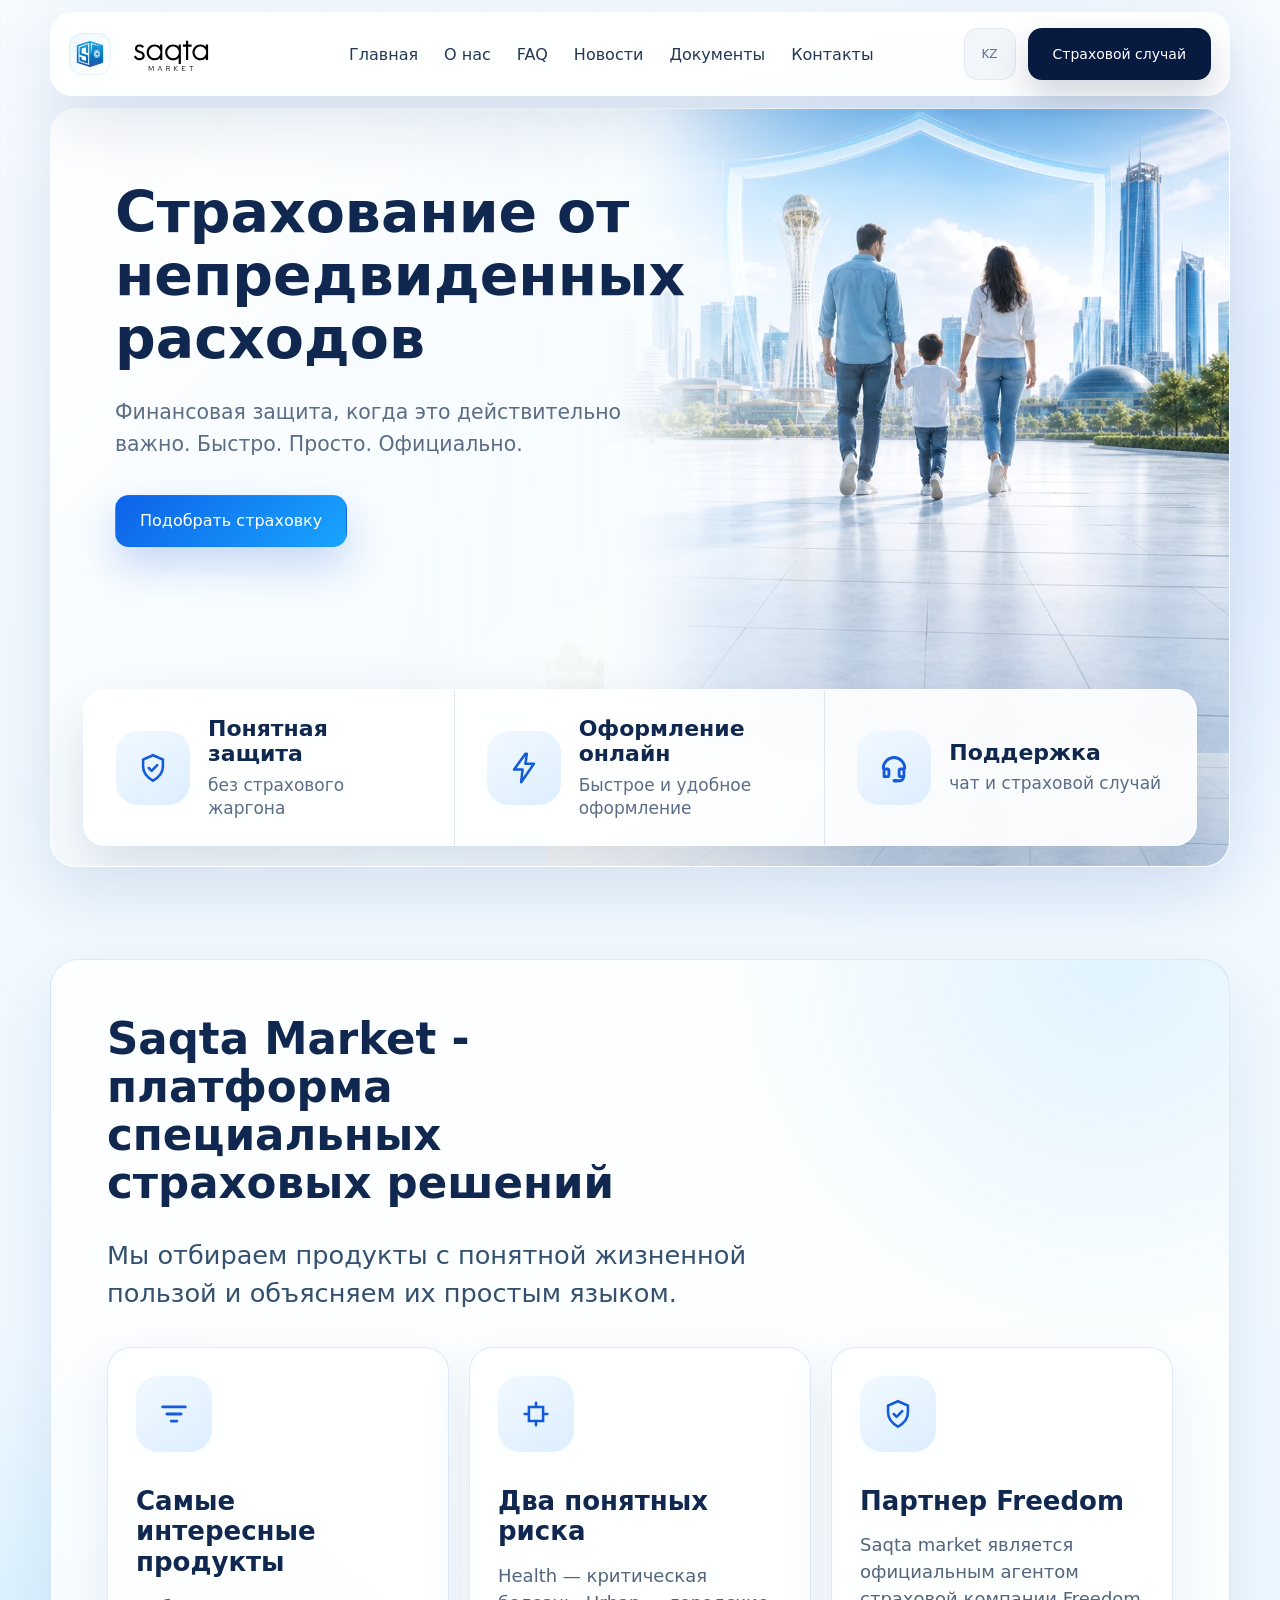
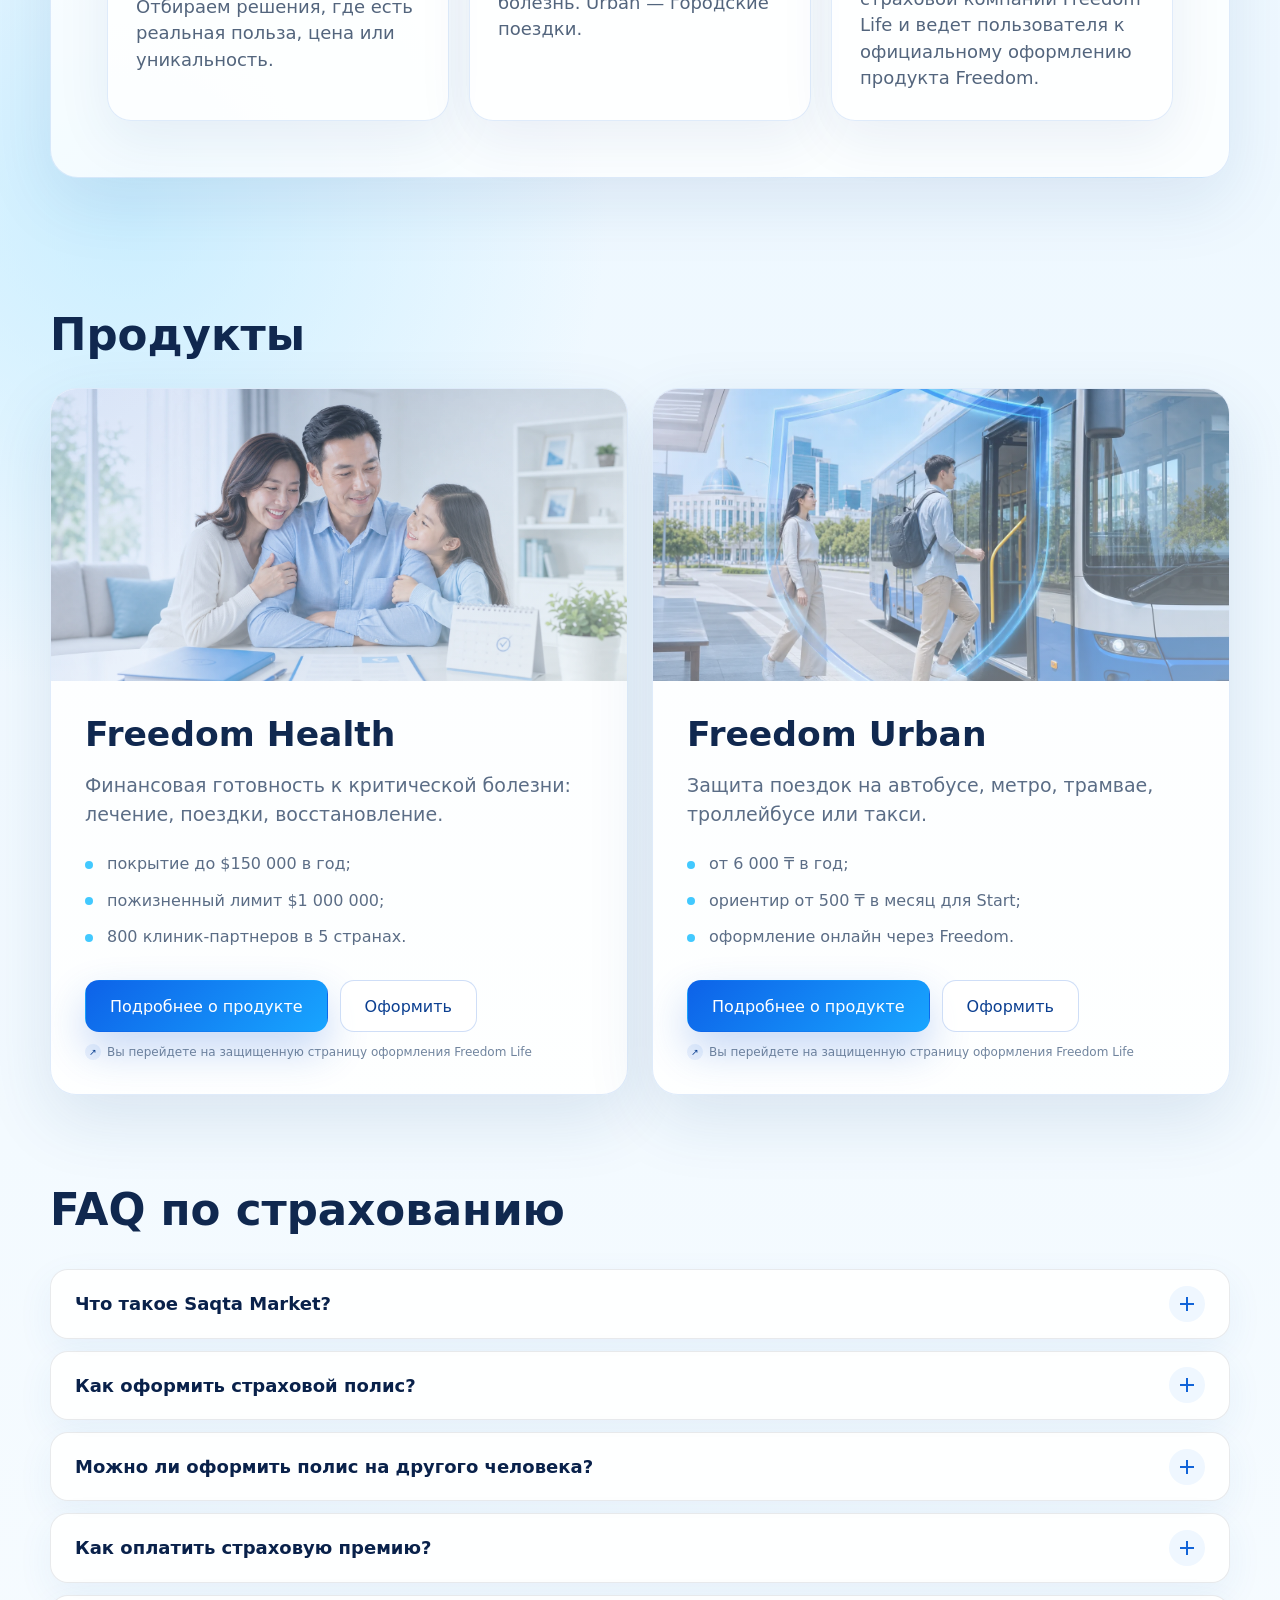
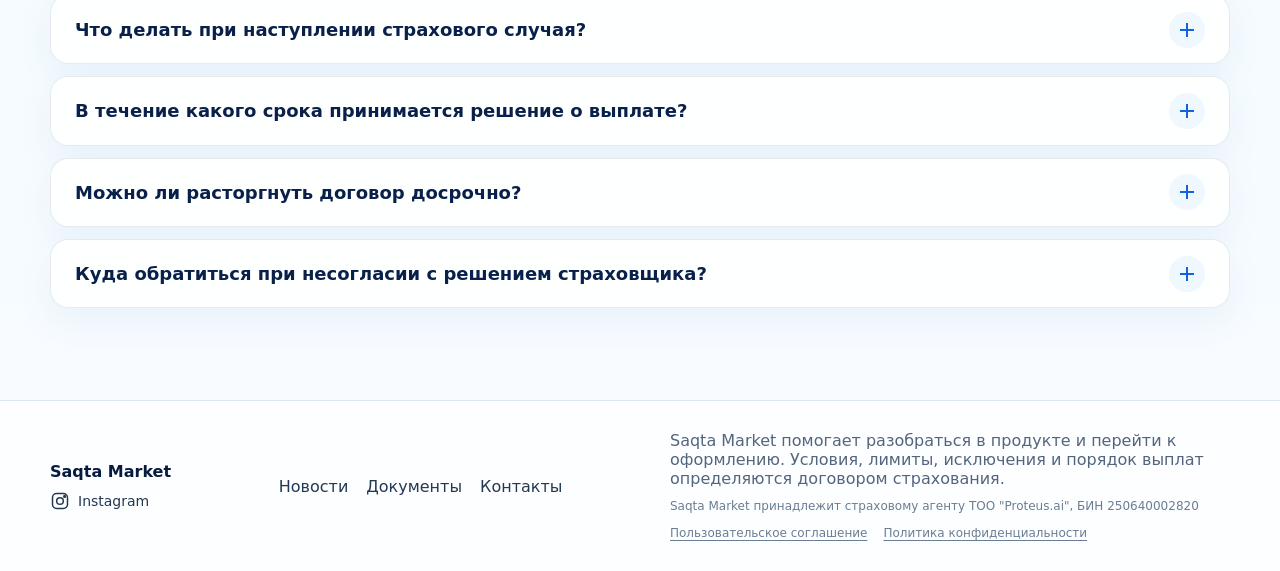
<file: index.html>
<!doctype html>
<html lang="ru">
  <head>
    <!-- Google Tag Manager -->
    <script>
      (function (w, d, s, l, i) {
        w[l] = w[l] || [];
        w[l].push({ "gtm.start": new Date().getTime(), event: "gtm.js" });
        var f = d.getElementsByTagName(s)[0],
          j = d.createElement(s),
          dl = l != "dataLayer" ? "&l=" + l : "";
        j.async = true;
        j.src = "https://www.googletagmanager.com/gtm.js?id=" + i + dl;
        f.parentNode.insertBefore(j, f);
      })(window, document, "script", "dataLayer", "GTM-NXD5B2FM");
    </script>
    <!-- End Google Tag Manager -->
    <meta charset="utf-8" />
    <meta name="viewport" content="width=device-width, initial-scale=1" />
    <title>Saqta Market | Специальные страховые продукты</title>
    <meta
      name="description"
      content="Saqta Market помогает выбрать и оформить специальные страховые продукты Freedom: Health и Urban."
    />
    <link rel="icon" href="./assets/favicon.svg" type="image/svg+xml" />
    <link rel="icon" href="./assets/favicon.ico" sizes="any" />
    <link rel="apple-touch-icon" href="./assets/apple-touch-icon.png" />
    <link rel="preload" as="image" href="./assets/home-v2-hero-extended.webp" type="image/webp" />
    <link rel="stylesheet" href="./claim.css?v=20260622-lang2" />
    <style>
      :root {
        --blue-950: #061b3f;
        --blue-800: #0b3f91;
        --blue-700: #135bd8;
        --blue-500: #1e7bff;
        --blue-200: #cfe7ff;
        --blue-100: #eaf6ff;
        --cyan-100: #e9fbff;
        --ink: #081a35;
        --muted: #5b6d86;
        --line: rgba(28, 91, 167, 0.14);
        --card: rgba(255, 255, 255, 0.86);
        --shadow: 0 24px 70px rgba(22, 70, 135, 0.14);
        --heading-color: #10284f;
        --heading-weight: 650;
        --heading-line: 1.1;
      }

      * {
        box-sizing: border-box;
      }

      body {
        margin: 0;
        background:
          radial-gradient(circle at 78% 12%, rgba(69, 144, 255, 0.18), transparent 32rem),
          radial-gradient(circle at 10% 48%, rgba(181, 232, 255, 0.62), transparent 30rem),
          linear-gradient(180deg, #f7fbff 0%, #eef8ff 45%, #f8fcff 100%);
        color: var(--ink);
        font-family:
          Inter, ui-sans-serif, system-ui, -apple-system, BlinkMacSystemFont, "Segoe UI", sans-serif;
      }

      body::before {
        content: "";
        position: fixed;
        inset: 0;
        z-index: -1;
        background-image:
          linear-gradient(rgba(28, 91, 167, 0.045) 1px, transparent 1px),
          linear-gradient(90deg, rgba(28, 91, 167, 0.045) 1px, transparent 1px);
        background-size: 54px 54px;
        mask-image: linear-gradient(to bottom, rgba(0, 0, 0, 0.38), transparent 78%);
      }

      a {
        color: inherit;
        text-decoration: none;
      }

      p,
      h1,
      h2,
      h3 {
        margin: 0;
      }

      .container {
        width: min(1180px, calc(100% - 40px));
        margin: 0 auto;
      }

      .site-header {
        position: sticky;
        top: 12px;
        left: auto;
        right: auto;
        z-index: 50;
        display: flex;
        justify-content: space-between;
        align-items: center;
        width: min(1180px, calc(100% - 40px));
        margin: 12px auto 0;
        padding: 14px 18px;
        gap: 22px;
        transform: none;
        border: 1px solid rgba(255, 255, 255, 0.78);
        border-radius: 22px;
        background: rgba(255, 255, 255, 0.88);
        box-shadow: var(--shadow);
        backdrop-filter: blur(22px);
      }

      .brand {
        display: inline-flex;
        align-items: center;
        gap: 12px;
        min-width: 190px;
      }

      .brand-mark {
        display: grid;
        place-items: center;
        width: 42px;
        height: 42px;
        overflow: hidden;
        border-radius: 13px;
        background: linear-gradient(145deg, #edf8ff, #ffffff);
        box-shadow: inset 0 0 0 1px rgba(19, 91, 216, 0.08);
        padding: 4px;
      }

      .brand-mark img {
        display: block;
        width: 100%;
        height: 100%;
        object-fit: contain;
      }

      .brand-wordmark {
        display: block;
        width: 96px;
        height: auto;
        object-fit: contain;
        object-position: left center;
      }

      .header-nav {
        display: flex;
        align-items: center;
        justify-content: center;
        gap: 26px;
      }

      .header-nav a {
        color: #233853;
        font-weight: 500;
        letter-spacing: 0;
      }

      .header-nav a:hover {
        color: var(--blue-700);
      }

      .header-actions-main {
        gap: 12px;
      }

      .lang-switch {
        display: inline-flex;
        align-items: center;
        gap: 4px;
        padding: 4px;
        border: 1px solid rgba(8, 26, 53, 0.06);
        border-radius: 14px;
        background: #f2f6fb;
      }

      .lang-switch button {
        display: grid;
        width: 42px;
        height: 42px;
        place-items: center;
        border: 0;
        border-radius: 11px;
        background: transparent;
        color: #5e7190;
        font-weight: 500;
        cursor: pointer;
      }

      .lang-switch button.is-active {
        background: #ffffff;
        color: var(--ink);
        box-shadow: 0 8px 18px rgba(8, 26, 53, 0.08);
      }

      .claim-button,
      .button {
        display: inline-flex;
        align-items: center;
        justify-content: center;
        min-height: 52px;
        padding: 0 24px;
        border: 1px solid transparent;
        border-radius: 14px;
        font-weight: 760;
        text-decoration: none;
        transition:
          transform 180ms ease,
          box-shadow 180ms ease,
          border-color 180ms ease,
          background 180ms ease;
      }

      .claim-button {
        background: var(--blue-950);
        color: #fff;
        font-weight: 500;
        box-shadow: 0 16px 36px rgba(6, 27, 63, 0.18);
      }

      .button:hover,
      .claim-button:hover {
        transform: translateY(-2px);
      }

      .site-header .claim-button:hover {
        background: var(--blue-950);
        color: #ffffff;
      }

      .button-primary {
        background: linear-gradient(135deg, #0d62e8, #18a5ff);
        color: #fff;
        box-shadow: 0 18px 42px rgba(19, 91, 216, 0.24);
      }

      .button-light {
        border-color: rgba(19, 91, 216, 0.2);
        background: rgba(255, 255, 255, 0.78);
        color: var(--blue-800);
      }

      .hero-v2 {
        position: relative;
        width: min(1180px, calc(100% - 40px));
        margin: 12px auto 0;
        overflow: hidden;
        border: 1px solid rgba(255, 255, 255, 0.76);
        border-radius: 26px;
        background: linear-gradient(135deg, rgba(255, 255, 255, 0.96), rgba(234, 247, 255, 0.94));
        box-shadow: var(--shadow);
      }

      .hero-v2::before {
        content: "";
        position: absolute;
        right: 0;
        bottom: 0;
        z-index: 0;
        width: 58%;
        height: 260px;
        pointer-events: none;
        background:
          linear-gradient(90deg, rgba(248, 252, 255, 0), rgba(248, 252, 255, 0.02)),
          image-set(
              url("./assets/home-v2-hero-extended.webp") type("image/webp"),
              url("./assets/home-v2-hero-extended.png") type("image/png")
            )
            right bottom / cover no-repeat;
      }

      .hero-inner {
        position: relative;
        z-index: 1;
        display: grid;
        grid-template-columns: minmax(0, 1fr) minmax(500px, 1fr);
        min-height: 560px;
        padding: clamp(34px, 4.2vw, 52px) clamp(30px, 5vw, 64px) 82px;
        gap: 0;
        align-items: center;
      }

      .hero-inner::before,
      .hero-inner::after {
        content: "";
        position: absolute;
        border-radius: 999px;
        pointer-events: none;
      }

      .hero-inner::before {
        right: 37%;
        bottom: 18%;
        width: 190px;
        height: 190px;
        background: rgba(13, 98, 232, 0.07);
      }

      .hero-inner::after {
        right: 5%;
        top: 18%;
        width: 12px;
        height: 12px;
        background: var(--blue-500);
        box-shadow: 86px 78px 0 rgba(255, 210, 91, 0.24);
      }

      .hero-copy-block {
        position: relative;
        z-index: 2;
        align-self: start;
        min-width: 0;
        padding-top: clamp(10px, 1.6vw, 22px);
      }

      .hero-copy-block h1 {
        max-width: 610px;
        margin: 0;
        color: var(--heading-color);
        font-size: clamp(42px, 4.45vw, 58px);
        font-weight: var(--heading-weight);
        line-height: var(--heading-line);
        letter-spacing: 0;
        overflow-wrap: normal;
      }

      .hero-copy {
        max-width: 560px;
        margin: 28px 0 0;
        color: var(--muted);
        font-size: clamp(18px, 1.6vw, 23px);
        line-height: 1.55;
      }

      .hero-actions {
        display: flex;
        flex-wrap: wrap;
        gap: 14px;
        margin-top: 34px;
      }

      .hero-actions .button {
        font-weight: 500;
      }

      .hero-visual {
        position: relative;
        z-index: 1;
        min-height: 520px;
        align-self: stretch;
      }

      .hero-image {
        position: absolute;
        inset: -54px -92px -72px -36px;
        background:
          linear-gradient(90deg, rgba(248, 252, 255, 0.98) 0%, rgba(248, 252, 255, 0.82) 7%, rgba(248, 252, 255, 0.54) 16%, rgba(248, 252, 255, 0.28) 28%, rgba(248, 252, 255, 0.12) 40%, rgba(248, 252, 255, 0.04) 51%, rgba(248, 252, 255, 0) 62%),
          image-set(
              url("./assets/home-v2-hero-extended.webp") type("image/webp"),
              url("./assets/home-v2-hero-extended.png") type("image/png")
            )
            right center / cover no-repeat;
        filter: saturate(1.04) contrast(1.02);
      }

      .hero-visual::after {
        content: "";
        position: absolute;
        top: -84px;
        bottom: -42px;
        left: -186px;
        z-index: 2;
        width: 260px;
        pointer-events: none;
        background: linear-gradient(90deg, rgba(248, 252, 255, 0.96), rgba(248, 252, 255, 0.72), rgba(248, 252, 255, 0));
        filter: blur(24px);
      }

      .quick-strip {
        position: relative;
        z-index: 4;
        display: grid;
        grid-template-columns: repeat(3, 1fr);
        width: calc(100% - 64px);
        margin: -74px auto 20px;
        overflow: hidden;
        border: 1px solid rgba(255, 255, 255, 0.82);
        border-radius: 22px;
        background: rgba(255, 255, 255, 0.9);
        box-shadow: 0 24px 58px rgba(8, 35, 78, 0.13);
        backdrop-filter: blur(14px);
      }

      .quick-item {
        display: grid;
        grid-template-columns: 74px 1fr;
        gap: 18px;
        min-height: 126px;
        padding: 26px 32px;
        align-items: center;
        border-right: 1px solid var(--line);
      }

      .quick-item:last-child {
        border-right: 0;
      }

      .quick-icon,
      .reason-icon {
        display: grid;
        place-items: center;
        border-radius: 22px;
        background: linear-gradient(145deg, #f2f9ff, #dceeff);
        color: var(--blue-700);
      }

      .quick-icon {
        width: 74px;
        height: 74px;
      }

      .quick-item h3 {
        margin: 0;
        color: var(--heading-color);
        font-size: 22px;
        font-weight: var(--heading-weight);
        line-height: 1.15;
      }

      .quick-item p {
        margin: 7px 0 0;
        color: var(--muted);
        font-size: 17px;
        line-height: 1.35;
      }

      .section {
        padding: 92px 0 0;
      }

      .position-panel {
        padding: clamp(30px, 5vw, 56px);
        border: 1px solid rgba(37, 115, 217, 0.14);
        border-radius: 28px;
        background:
          radial-gradient(circle at 90% 0%, rgba(24, 165, 255, 0.12), transparent 24rem),
          rgba(255, 255, 255, 0.76);
        box-shadow: 0 24px 68px rgba(22, 70, 135, 0.1);
      }

      .intro-grid {
        display: block;
        max-width: 720px;
        margin: 0 0 34px;
        text-align: left;
      }

      .intro-grid h2 {
        max-width: 610px;
        font-size: clamp(34px, 3.4vw, 46px);
        line-height: var(--heading-line);
      }

      .products-title {
        width: 100%;
        margin: 42px 0 28px;
        text-align: left;
      }

      .products-title h2 {
        width: 100%;
        font-size: clamp(34px, 3.4vw, 46px);
        line-height: var(--heading-line);
      }

      h2 {
        margin: 0;
        color: var(--heading-color);
        font-size: clamp(38px, 4.6vw, 68px);
        font-weight: var(--heading-weight);
        line-height: var(--heading-line);
        letter-spacing: 0;
      }

      .intro-copy {
        margin-top: 28px;
        color: #33506f;
        font-size: clamp(20px, 2vw, 27px);
        line-height: 1.5;
      }

      .intro-copy p {
        margin: 0 0 22px;
      }

      .section-heading {
        display: flex;
        justify-content: space-between;
        gap: 28px;
        align-items: end;
        margin-bottom: 34px;
      }

      .section-heading p {
        max-width: 500px;
        margin: 0;
        color: var(--muted);
        font-size: 20px;
        line-height: 1.5;
      }

      .product-grid {
        display: grid;
        grid-template-columns: repeat(2, minmax(0, 1fr));
        gap: 24px;
      }

      .product-card {
        overflow: hidden;
        border: 1px solid rgba(37, 115, 217, 0.14);
        border-radius: 26px;
        background: var(--card);
        box-shadow: 0 24px 68px rgba(22, 70, 135, 0.12);
      }

      .product-media {
        position: relative;
        height: 292px;
        overflow: hidden;
        background: #dff1ff;
      }

      .product-media picture,
      .product-media img {
        width: 100%;
        height: 100%;
      }

      .product-media picture {
        display: block;
      }

      .product-media img {
        object-fit: cover;
        display: block;
      }

      .product-media::after {
        content: "";
        position: absolute;
        inset: 0;
        background:
          linear-gradient(180deg, rgba(255, 255, 255, 0.02), rgba(255, 255, 255, 0.24)),
          linear-gradient(135deg, rgba(19, 91, 216, 0.16), rgba(233, 251, 255, 0.36));
      }

      .product-content {
        padding: 34px;
      }

      .product-content h3 {
        margin: 0;
        color: var(--heading-color);
        font-size: clamp(28px, 2.7vw, 36px);
        font-weight: var(--heading-weight);
        line-height: var(--heading-line);
      }

      .product-content p {
        margin: 18px 0 22px;
        color: var(--muted);
        font-size: 19px;
        font-weight: 400;
        line-height: 1.55;
      }

      .product-content ul {
        display: grid;
        gap: 12px;
        margin: 0;
        padding: 0;
        list-style: none;
        color: var(--muted);
        font-size: 16px;
        font-weight: 400;
        line-height: 1.55;
      }

      .product-content li {
        position: relative;
        padding-left: 22px;
      }

      .product-content li::before {
        content: "";
        position: absolute;
        left: 0;
        top: 0.55em;
        width: 8px;
        height: 8px;
        border-radius: 50%;
        background: #42c9ff;
      }

      .product-actions {
        display: flex;
        flex-wrap: wrap;
        gap: 12px;
        margin-top: 30px;
      }

      .product-actions .button {
        font-weight: 500;
      }

      .product-content .product-external-note {
        display: inline-flex;
        align-items: center;
        gap: 6px;
        margin: 12px 0 0;
        color: rgba(80, 105, 137, 0.82);
        font-size: 12px;
        font-weight: 500;
        line-height: 1.35;
      }

      .product-content .product-external-note span {
        display: inline-flex;
        width: 16px;
        height: 16px;
        align-items: center;
        justify-content: center;
        border-radius: 999px;
        background: rgba(19, 91, 216, 0.08);
        color: var(--blue-800);
        font-size: 9px;
        line-height: 1;
      }

      .reason-grid {
        display: grid;
        grid-template-columns: repeat(3, minmax(0, 1fr));
        gap: 20px;
        margin-bottom: 0;
      }

      .reason-item {
        min-height: 270px;
        padding: 28px;
        border: 1px solid rgba(37, 115, 217, 0.14);
        border-radius: 24px;
        background: rgba(255, 255, 255, 0.72);
        box-shadow: 0 18px 54px rgba(22, 70, 135, 0.08);
      }

      .reason-icon {
        width: 76px;
        height: 76px;
        margin-bottom: 34px;
      }

      .reason-item h3 {
        margin: 0;
        color: var(--heading-color);
        font-size: 26px;
        font-weight: var(--heading-weight);
        line-height: 1.18;
      }

      .reason-item p {
        margin: 16px 0 0;
        color: #53657d;
        font-size: 18px;
        line-height: 1.48;
      }

      .faq-section {
        padding: 92px 0;
      }

      .faq-section .section-heading {
        display: block;
      }

      .faq-section h2 {
        font-size: clamp(34px, 3.4vw, 46px);
        line-height: var(--heading-line);
      }

      .faq-list {
        display: grid;
        gap: 12px;
      }

      .faq-item {
        overflow: hidden;
        border: 1px solid rgba(14, 27, 45, 0.09);
        border-radius: 18px;
        background: rgba(255, 255, 255, 0.86);
        box-shadow: 0 12px 36px rgba(36, 107, 191, 0.07);
      }

      .faq-item summary {
        position: relative;
        display: grid;
        width: 100%;
        grid-template-columns: minmax(0, 1fr) 36px;
        align-items: center;
        gap: 16px;
        padding: 22px 24px;
        cursor: pointer;
        color: #09214a;
        font-size: 18px;
        font-weight: 600;
        line-height: 1.3;
        list-style: none;
        text-align: left;
      }

      .faq-item summary::marker {
        content: "";
      }

      .faq-item summary::-webkit-details-marker {
        display: none;
      }

      .faq-item summary::after {
        content: "";
        position: absolute;
        top: 50%;
        right: 24px;
        width: 36px;
        height: 36px;
        border-radius: 50%;
        background: #eff7ff;
        transform: translateY(-50%);
      }

      .faq-item summary::before {
        content: "";
        position: absolute;
        top: 50%;
        right: 35px;
        z-index: 1;
        width: 14px;
        height: 14px;
        transform: translateY(-50%);
        background:
          linear-gradient(#1264d8, #1264d8) center / 14px 2px no-repeat,
          linear-gradient(#1264d8, #1264d8) center / 2px 14px no-repeat;
        pointer-events: none;
      }

      .faq-item[open] summary::before {
        background: linear-gradient(#1264d8, #1264d8) center / 14px 2px no-repeat;
      }

      .faq-item p {
        margin: 0;
        border-top: 1px solid rgba(14, 27, 45, 0.08);
        padding: 20px 24px 24px;
        color: #58708b;
        font-size: 16px;
        line-height: 1.65;
      }

      .site-footer {
        border-top: 1px solid var(--line);
        background: rgba(255, 255, 255, 0.72);
      }

      .footer-layout {
        display: flex;
        justify-content: space-between;
        align-items: center;
        gap: 28px;
        padding: 30px 0;
        color: #53657d;
      }

      .footer-layout strong {
        color: var(--blue-950);
      }

      .footer-brand {
        display: grid;
        gap: 10px;
      }

      .footer-social {
        display: inline-flex;
        align-items: center;
        gap: 8px;
        color: #233853;
        font-size: 14px;
        font-weight: 500;
      }

      .footer-social svg {
        width: 20px;
        height: 20px;
        fill: none;
        stroke: currentColor;
        stroke-width: 1.8;
      }

      .footer-nav {
        display: flex;
        flex-wrap: wrap;
        gap: 18px;
        color: #233853;
        font-weight: 500;
      }

      .footer-nav a:hover {
        color: var(--blue-700);
      }

      .footer-layout > span {
        max-width: 560px;
      }

      .footer-legal {
        display: flex;
        flex-wrap: wrap;
        gap: 10px 16px;
        margin-top: 10px;
        color: #6b7d92;
        font-size: 12px;
        line-height: 1.35;
      }

      .footer-legal a {
        text-decoration: underline;
        text-underline-offset: 3px;
      }

      @media (max-width: 980px) {
        .site-header {
          top: 10px;
          left: auto;
          right: auto;
          width: min(100% - 24px, 760px);
          padding: 10px 12px;
          border-radius: 16px;
          transform: none;
        }

        .brand {
          min-width: 0;
        }

        .brand-wordmark {
          width: 82px;
        }

        .menu-toggle {
          display: inline-flex;
        }

        .header-nav {
          position: absolute;
          left: 12px;
          right: 12px;
          top: calc(100% + 10px);
          display: none;
          padding: 14px;
          border: 1px solid var(--line);
          border-radius: 16px;
          background: rgba(255, 255, 255, 0.96);
          box-shadow: var(--shadow);
        }

        .site-header.is-menu-open .header-nav {
          display: grid;
        }

        .header-actions-main .claim-button {
          display: none;
        }

        .lang-switch button {
          width: 38px;
          height: 38px;
          border-radius: 13px;
        }

        .hero-inner {
          grid-template-columns: 1fr;
        }

        .position-panel {
          padding: 26px;
        }

        .hero-v2::before {
          display: none;
        }

        .hero-inner {
          min-height: auto;
          padding: 24px 28px 76px;
        }

        .hero-visual {
          order: -1;
          min-height: 300px;
          align-self: auto;
        }

        .hero-image {
          inset: 0;
          background:
            linear-gradient(180deg, rgba(248, 252, 255, 0.12), rgba(248, 252, 255, 0.08)),
            image-set(
                url("./assets/home-v2-hero-extended.webp") type("image/webp"),
                url("./assets/home-v2-hero-extended.png") type("image/png")
              )
              70% center / cover no-repeat;
          border-radius: 24px;
        }

        .hero-inner::after {
          display: none;
        }

        .hero-visual::after {
          display: none;
        }

        .quick-strip,
        .product-grid,
        .reason-grid {
          grid-template-columns: 1fr;
        }

        .quick-strip {
          width: calc(100% - 40px);
          margin: -56px auto 20px;
        }

        .quick-item {
          border-right: 0;
          border-bottom: 1px solid var(--line);
        }

        .quick-item:last-child {
          border-bottom: 0;
        }

        .section-heading {
          display: block;
        }

        .section-heading p {
          margin-top: 16px;
        }
      }

      @media (max-width: 640px) {
        .container,
        .hero-v2 {
          width: calc(100% - 24px);
        }

        .hero-copy-block h1 {
          font-size: clamp(31px, 9.1vw, 38px);
          line-height: 1.08;
          overflow-wrap: normal;
        }

        .hero-copy {
          font-size: 18px;
        }

        .hero-actions,
        .product-actions {
          display: grid;
        }

        .quick-item {
          grid-template-columns: 58px 1fr;
          min-height: auto;
          padding: 20px;
        }

        .quick-icon {
          width: 58px;
          height: 58px;
        }

        .section {
          padding-top: 64px;
        }

        h2 {
          font-size: clamp(34px, 10vw, 48px);
        }

        .intro-copy,
        .section-heading p {
          font-size: 18px;
        }

        .product-media {
          height: 220px;
        }

        .product-content {
          padding: 24px;
        }

        .footer-layout {
          display: grid;
        }

        .footer-nav {
          gap: 12px 18px;
        }
      }
    </style>
    <!-- Meta Pixel Code -->
    <script>
      !(function (f, b, e, v, n, t, s) {
        if (f.fbq) return;
        n = f.fbq = function () {
          n.callMethod ? n.callMethod.apply(n, arguments) : n.queue.push(arguments);
        };
        if (!f._fbq) f._fbq = n;
        n.push = n;
        n.loaded = !0;
        n.version = "2.0";
        n.queue = [];
        t = b.createElement(e);
        t.async = !0;
        t.src = v;
        s = b.getElementsByTagName(e)[0];
        s.parentNode.insertBefore(t, s);
      })(window, document, "script", "https://connect.facebook.net/en_US/fbevents.js");
      fbq("init", "1537330634792279");
      fbq("track", "PageView");
    </script>
    <noscript>
      <img
        height="1"
        width="1"
        style="display: none"
        src="https://www.facebook.com/tr?id=1537330634792279&ev=PageView&noscript=1"
        alt=""
      />
    </noscript>
    <!-- End Meta Pixel Code -->
    <meta name="facebook-domain-verification" content="rvhgx6oale5aker4vxsvngs6545m95" />
  </head>
  <body data-product="main">
    <!-- Google Tag Manager (noscript) -->
    <noscript>
      <iframe
        src="https://www.googletagmanager.com/ns.html?id=GTM-NXD5B2FM"
        height="0"
        width="0"
        style="display: none; visibility: hidden"
      ></iframe>
    </noscript>
    <!-- End Google Tag Manager (noscript) -->
    <header class="site-header">
      <a class="brand" href="#top" aria-label="Saqta Market">
        <span class="brand-mark"><img src="./assets/saqta-mark.svg" alt="" /></span>
        <img class="brand-wordmark" src="./assets/saqta-wordmark.svg" alt="Saqta Market" />
      </a>
      <button
        class="menu-toggle"
        type="button"
        data-menu-toggle
        aria-label="Открыть меню"
        aria-expanded="false"
      >
        <span></span>
      </button>
      <nav class="header-nav" aria-label="Основная навигация">
        <a href="#top">Главная</a>
        <a href="#position">О нас</a>
        <a href="#faq">FAQ</a>
        <a href="./news.html">Новости</a>
        <a href="./documents.html">Документы</a>
        <a href="./contact.html">Контакты</a>
        <button
          class="claim-button menu-claim-button"
          type="button"
          data-claim-open
          data-analytics-event="claim_open_click"
          data-analytics-location="mobile_menu"
        >
          Страховой случай
        </button>
      </nav>
      <div class="header-actions-main">
        <div class="lang-switch" aria-label="Выбор языка">
          <button type="button" data-lang="ru">RU</button>
          <button type="button" data-lang="kz">KZ</button>
        </div>
        <button
          class="claim-button"
          type="button"
          data-claim-open
          data-analytics-event="claim_open_click"
          data-analytics-location="header"
        >
          Страховой случай
        </button>
      </div>
    </header>

    <main id="top">
      <section class="hero-v2" aria-labelledby="hero-title">
        <div class="hero-inner">
          <div class="hero-copy-block">
            <h1 id="hero-title">Страхование от непредвиденных расходов</h1>
            <p class="hero-copy">
              Финансовая защита, когда это действительно важно. Быстро. Просто. Официально.
            </p>
            <div class="hero-actions">
              <a class="button button-primary" href="#products">Подобрать страховку</a>
            </div>
          </div>
          <div class="hero-visual" aria-hidden="true">
            <div class="hero-image"></div>
          </div>
        </div>
        <div class="quick-strip" aria-label="Ключевые преимущества">
          <div class="quick-item">
            <div class="quick-icon" aria-hidden="true">
              <svg width="34" height="34" viewBox="0 0 24 24" fill="none">
                <path d="M12 3 5 6v5c0 4.7 3 7.7 7 10 4-2.3 7-5.3 7-10V6l-7-3Z" stroke="currentColor" stroke-width="1.8" />
                <path d="m9 12 2 2 4-4" stroke="currentColor" stroke-width="1.8" stroke-linecap="round" stroke-linejoin="round" />
              </svg>
            </div>
            <div>
              <h3>Понятная защита</h3>
              <p>без страхового жаргона</p>
            </div>
          </div>
          <div class="quick-item">
            <div class="quick-icon" aria-hidden="true">
              <svg width="34" height="34" viewBox="0 0 24 24" fill="none">
                <path d="M13 2 5 13h6l-1 9 9-13h-6l1-7Z" stroke="currentColor" stroke-width="1.8" stroke-linejoin="round" />
              </svg>
            </div>
            <div>
              <h3>Оформление онлайн</h3>
              <p>Быстрое и удобное оформление</p>
            </div>
          </div>
          <div class="quick-item">
            <div class="quick-icon" aria-hidden="true">
              <svg width="34" height="34" viewBox="0 0 24 24" fill="none">
                <path d="M4.4 12.2a7.6 7.6 0 0 1 15.2 0" stroke="currentColor" stroke-width="2" stroke-linecap="round" />
                <path d="M5 12.7h2.2c.7 0 1.2.5 1.2 1.2v3c0 .7-.5 1.2-1.2 1.2H5v-5.4Z" stroke="currentColor" stroke-width="2" stroke-linejoin="round" />
                <path d="M19 12.7h-2.2c-.7 0-1.2.5-1.2 1.2v3c0 .7.5 1.2 1.2 1.2H19v-5.4Z" stroke="currentColor" stroke-width="2" stroke-linejoin="round" />
                <path d="M18.7 17.8v.5c0 1.5-1.2 2.7-2.7 2.7h-2.4" stroke="currentColor" stroke-width="2" stroke-linecap="round" />
                <path d="M12.2 21h1.4" stroke="currentColor" stroke-width="2.4" stroke-linecap="round" />
              </svg>
            </div>
            <div>
              <h3>Поддержка</h3>
              <p>чат и страховой случай</p>
            </div>
          </div>
        </div>
      </section>

      <section class="section" id="position">
        <div class="container">
          <div class="position-panel">
            <div class="intro-grid">
            <h2>Saqta Market - платформа специальных страховых решений</h2>
            <div class="intro-copy">
              <p>Мы отбираем продукты с понятной жизненной пользой и объясняем их простым языком.</p>
            </div>
          </div>
          <div class="reason-grid">
            <div class="reason-item">
              <div class="reason-icon" aria-hidden="true">
                <svg width="34" height="34" viewBox="0 0 24 24" fill="none">
                  <path d="M4 7h16M7 12h10M10 17h4" stroke="currentColor" stroke-width="2" stroke-linecap="round" />
                </svg>
              </div>
              <h3>Самые интересные продукты</h3>
              <p>Отбираем решения, где есть реальная польза, цена или уникальность.</p>
            </div>
            <div class="reason-item">
              <div class="reason-icon" aria-hidden="true">
                <svg width="34" height="34" viewBox="0 0 24 24" fill="none">
                  <path d="M7 7h10v10H7z" stroke="currentColor" stroke-width="1.8" />
                  <path d="M4 12h3M17 12h3M12 4v3M12 17v3" stroke="currentColor" stroke-width="1.8" stroke-linecap="round" />
                </svg>
              </div>
              <h3>Два понятных риска</h3>
              <p>Health — критическая болезнь. Urban — городские поездки.</p>
            </div>
            <div class="reason-item">
              <div class="reason-icon" aria-hidden="true">
                <svg width="34" height="34" viewBox="0 0 24 24" fill="none">
                  <path d="M12 3 5 6v5c0 4.7 3 7.7 7 10 4-2.3 7-5.3 7-10V6l-7-3Z" stroke="currentColor" stroke-width="1.8" />
                  <path d="m9 12 2 2 4-4" stroke="currentColor" stroke-width="1.8" stroke-linecap="round" stroke-linejoin="round" />
                </svg>
              </div>
              <h3>Партнер Freedom</h3>
              <p>Saqta market является официальным агентом страховой компании Freedom Life и ведет пользователя к официальному оформлению продукта Freedom.</p>
            </div>
          </div>
          </div>
        </div>
      </section>

      <section class="section" id="products">
        <div class="container">

          <div class="products-title">
            <h2>Продукты</h2>
          </div>

          <div class="product-grid">
            <article class="product-card">
              <div class="product-media">
                <picture>
                  <source srcset="./assets/health-real-help-family-age10.webp" type="image/webp" />
                  <img
                    src="./assets/health-real-help-family-age10.png"
                    alt="Freedom Health"
                    width="1672"
                    height="941"
                    loading="lazy"
                    decoding="async"
                  />
                </picture>
              </div>
              <div class="product-content">
                <h3>Freedom Health</h3>
                <p>Финансовая готовность к критической болезни: лечение, поездки, восстановление.</p>
                <ul>
                  <li>покрытие до $150 000 в год;</li>
                  <li>пожизненный лимит $1 000 000;</li>
                  <li>800 клиник-партнеров в 5 странах.</li>
                </ul>
                <div class="product-actions">
                  <a
                    class="button button-primary"
                    href="./health.html"
                    data-analytics-event="product_page_click"
                    data-analytics-product="health"
                    data-analytics-location="home_product_card"
                  >
                    Подробнее о продукте
                  </a>
                  <a
                    class="button button-light"
                    href="https://ffin.life/ru/individuals/freedom-health/subscribe-health?source=OHPR"
                    data-analytics-event="health_apply_click"
                    data-analytics-product="health"
                    data-analytics-location="home_product_card"
                  >
                    Оформить
                  </a>
                </div>
                <p class="product-external-note">
                  <span aria-hidden="true">↗</span>
                  Вы перейдете на защищенную страницу оформления Freedom Life
                </p>
              </div>
            </article>

            <article class="product-card">
              <div class="product-media">
                <picture>
                  <source srcset="./assets/home-v2-urban.webp" type="image/webp" />
                  <img
                    src="./assets/home-v2-urban.png"
                    alt="Freedom Urban"
                    width="1448"
                    height="1086"
                    loading="lazy"
                    decoding="async"
                  />
                </picture>
              </div>
              <div class="product-content">
                <h3>Freedom Urban</h3>
                <p>Защита поездок на автобусе, метро, трамвае, троллейбусе или такси.</p>
                <ul>
                  <li>от 6 000 ₸ в год;</li>
                  <li>ориентир от 500 ₸ в месяц для Start;</li>
                  <li>оформление онлайн через Freedom.</li>
                </ul>
                <div class="product-actions">
                  <a
                    class="button button-primary"
                    href="./urban-v2.html"
                    data-analytics-event="product_page_click"
                    data-analytics-product="urban"
                    data-analytics-location="home_product_card"
                  >
                    Подробнее о продукте
                  </a>
                  <a
                    class="button button-light"
                    href="https://ffin.life/ru/individuals/freedom-urban/product?policyType=URS"
                    data-analytics-event="urban_apply_click"
                    data-analytics-product="urban"
                    data-analytics-location="home_product_card"
                  >
                    Оформить
                  </a>
                </div>
                <p class="product-external-note">
                  <span aria-hidden="true">↗</span>
                  Вы перейдете на защищенную страницу оформления Freedom Life
                </p>
              </div>
            </article>
          </div>
        </div>
      </section>

      <section class="faq-section" id="faq">
        <div class="container">
          <div class="section-heading">
            <div>
              <h2>FAQ по страхованию</h2>
            </div>
          </div>
          <div class="faq-list">
            <details class="faq-item">
              <summary>Что такое Saqta Market?</summary>
              <p>
                Saqta Market — это платформа специальных страховых решений. Мы отбираем продукты,
                которые закрывают понятные жизненные риски, объясняем их простым языком и помогаем
                перейти к официальному оформлению онлайн. Сейчас на платформе доступны Freedom Health
                и Freedom Urban.
              </p>
            </details>
            <details class="faq-item">
              <summary>Как оформить страховой полис?</summary>
              <p>
                Полисы оформляются онлайн через официальный сайт страховой компании или сайты
                партнеров. Нужно изучить условия, заполнить электронную форму, оплатить страховую
                премию и получить электронный полис.
              </p>
            </details>
            <details class="faq-item">
              <summary>Можно ли оформить полис на другого человека?</summary>
              <p>
                Да. Страхователь и застрахованный могут быть разными лицами. В таком случае нужно
                согласие застрахованного, а для несовершеннолетнего — согласие законных
                представителей.
              </p>
            </details>
            <details class="faq-item">
              <summary>Как оплатить страховую премию?</summary>
              <p>
                Оплата производится безналичным способом на банковский счет страховщика. Через
                партнерские ресурсы может быть доступна оплата картой или другими платежными
                способами.
              </p>
            </details>
            <details class="faq-item">
              <summary>Что делать при наступлении страхового случая?</summary>
              <p>
                Нужно письменно уведомить страховщика в установленные сроки, получить форму заявления
                и перечень документов, собрать необходимые документы и направить их через личный
                кабинет или другим предусмотренным способом.
              </p>
            </details>
            <details class="faq-item">
              <summary>В течение какого срока принимается решение о выплате?</summary>
              <p>
                После получения полного комплекта документов страховщик принимает решение о выплате
                или отказе в течение 10 рабочих дней. Выплата производится в течение 5 рабочих дней с
                даты принятия решения.
              </p>
            </details>
            <details class="faq-item">
              <summary>Можно ли расторгнуть договор досрочно?</summary>
              <p>
                Да. При отказе от договора в течение 14 календарных дней премия возвращается за
                вычетом пропорциональной части за прошедшее время и расходов на расторжение, но не
                более 10% от премии.
              </p>
            </details>
            <details class="faq-item">
              <summary>Куда обратиться при несогласии с решением страховщика?</summary>
              <p>
                Споры решаются путем переговоров. Если договориться не удалось, можно обратиться к
                страховому омбудсмену в порядке, предусмотренном законодательством РК, либо в суд.
              </p>
            </details>
          </div>
        </div>
      </section>
    </main>

    <footer class="site-footer">
      <div class="container footer-layout">
        <div class="footer-brand">
          <strong>Saqta Market</strong>
          <a
            class="footer-social"
            href="https://www.instagram.com/saqta_market.kz/"
            target="_blank"
            rel="noopener"
            aria-label="Instagram Saqta Market"
          >
            <svg viewBox="0 0 24 24" aria-hidden="true">
              <rect x="3" y="3" width="18" height="18" rx="5" />
              <circle cx="12" cy="12" r="4" />
              <circle cx="17.5" cy="6.5" r="1" />
            </svg>
            <span>Instagram</span>
          </a>
        </div>
        <nav class="footer-nav" aria-label="Дополнительная навигация">
          <a href="./news.html">Новости</a>
          <a href="./documents.html">Документы</a>
          <a href="./contact.html">Контакты</a>
        </nav>
        <span>
          Saqta Market помогает разобраться в продукте и перейти к оформлению. Условия, лимиты,
          исключения и порядок выплат определяются договором страхования.
          <small class="footer-legal">
            <span>Saqta Market принадлежит страховому агенту ТОО "Proteus.ai", БИН 250640002820</span>
            <a href="./assets/documents/user-agreement.pdf" target="_blank" rel="noopener">Пользовательское соглашение</a>
            <a href="./assets/documents/confidentiality-policy.pdf" target="_blank" rel="noopener">Политика конфиденциальности</a>
          </small>
        </span>
      </div>
    </footer>

    <div
      class="claim-modal"
      data-claim-modal
      aria-hidden="true"
      role="dialog"
      aria-modal="true"
      aria-labelledby="claimTitle"
    >
      <div class="claim-dialog">
        <button class="claim-close" type="button" data-claim-close aria-label="Закрыть">×</button>
        <p class="claim-kicker">Страховой случай</p>
        <h2 id="claimTitle">Контакт-центр Freedom Life</h2>
        <a
          class="claim-call"
          href="tel:7775"
          data-analytics-event="claim_phone_click"
          data-analytics-product="main"
          data-analytics-location="claim_modal"
        >
          7775
        </a>
        <p class="claim-note">С любого номера в Казахстане бесплатно.</p>
      </div>
    </div>

    <script src="./script.js" defer></script>
    <script src="./i18n.js?v=20260823-external-apply-note1" defer></script>
    <script src="./analytics.js?v=20260625-gtm1" defer></script>
    <script src="./claim.js?v=20260622-i18n" defer></script>
    <script
      src="https://cdn.pulse.is/livechat/loader.js"
      data-live-chat-id="69b15ed7c7996d839904998b"
      async
    ></script>
  </body>
</html>
</file>
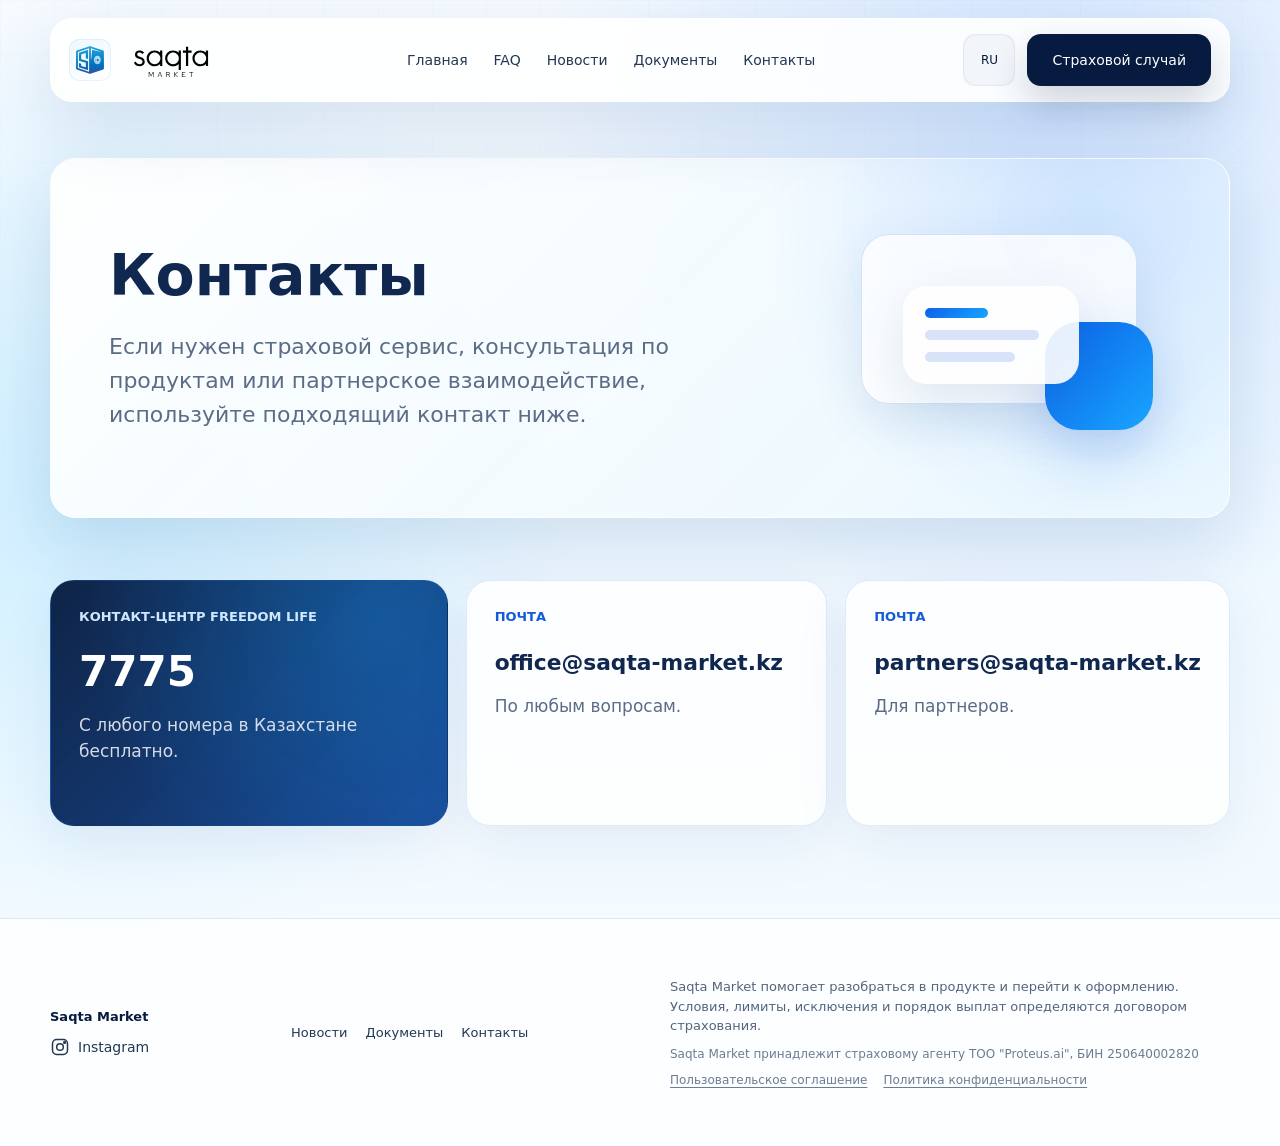
<file: contact.html>
<!doctype html>
<html lang="ru">
  <head>
    <meta charset="utf-8" />
    <meta name="viewport" content="width=device-width, initial-scale=1" />
    <title>Контакты | Saqta Market</title>
    <meta
      name="description"
      content="Контакты Saqta Market: контакт-центр Freedom Life, почта для вопросов и почта для партнеров."
    />
    <link rel="icon" href="./assets/favicon.svg" type="image/svg+xml" />
    <link rel="icon" href="./assets/favicon.ico" sizes="any" />
    <link rel="apple-touch-icon" href="./assets/apple-touch-icon.png" />
    <link rel="stylesheet" href="./styles.css?v=20260622-logo2" />
    <link rel="stylesheet" href="./claim.css?v=20260622-lang2" />
    <style>
      :root {
        --blue-950: #061b3f;
        --blue-800: #0b3f91;
        --blue-700: #135bd8;
        --blue-500: #1e7bff;
        --blue-100: #eaf6ff;
        --ink: #081a35;
        --muted: #5b6d86;
        --line: rgba(28, 91, 167, 0.14);
        --card: rgba(255, 255, 255, 0.88);
        --shadow: 0 24px 70px rgba(22, 70, 135, 0.14);
        --heading-color: #10284f;
        --heading-weight: 650;
        --heading-line: 1.1;
      }

      * {
        box-sizing: border-box;
      }

      body.contact-page {
        margin: 0;
        background:
          radial-gradient(circle at 82% 10%, rgba(69, 144, 255, 0.2), transparent 32rem),
          radial-gradient(circle at 8% 42%, rgba(181, 232, 255, 0.58), transparent 30rem),
          linear-gradient(180deg, #f7fbff 0%, #eef8ff 48%, #f8fcff 100%);
        color: var(--ink);
        font-family:
          Inter, ui-sans-serif, system-ui, -apple-system, BlinkMacSystemFont, "Segoe UI", sans-serif;
      }

      body.contact-page::before {
        content: "";
        position: fixed;
        inset: 0;
        z-index: -1;
        background-image:
          linear-gradient(rgba(28, 91, 167, 0.045) 1px, transparent 1px),
          linear-gradient(90deg, rgba(28, 91, 167, 0.045) 1px, transparent 1px);
        background-size: 54px 54px;
        mask-image: linear-gradient(to bottom, rgba(0, 0, 0, 0.36), transparent 78%);
      }

      .container {
        width: min(1180px, calc(100% - 40px));
        margin: 0 auto;
      }

      .site-header {
        position: sticky;
        top: 18px;
        left: auto;
        right: auto;
        z-index: 50;
        display: flex;
        justify-content: space-between;
        align-items: center;
        width: min(1180px, calc(100% - 40px));
        margin: 18px auto 0;
        padding: 14px 18px;
        gap: 22px;
        transform: none;
        border: 1px solid rgba(255, 255, 255, 0.78);
        border-radius: 22px;
        background: rgba(255, 255, 255, 0.88);
        box-shadow: var(--shadow);
        backdrop-filter: blur(22px);
      }

      .brand {
        gap: 12px;
        min-width: 190px;
      }

      .brand-mark {
        width: 42px;
        height: 42px;
        background: linear-gradient(145deg, #edf8ff, #ffffff);
        box-shadow: inset 0 0 0 1px rgba(19, 91, 216, 0.08);
      }

      .brand-wordmark {
        width: 96px;
        height: auto;
      }

      .header-nav {
        display: flex;
        align-items: center;
        justify-content: center;
        gap: 26px;
      }

      .header-nav a {
        color: #233853;
        font-weight: 500;
        letter-spacing: 0;
      }

      .header-nav a:hover {
        color: var(--blue-700);
      }

      .header-actions-main {
        gap: 12px;
      }

      .lang-switch {
        width: 52px;
        height: 52px;
        padding: 0;
        border: 0;
        background: #f2f6fb;
      }

      .lang-switch button {
        display: none;
      }

      .lang-switch button.is-active {
        display: grid;
        width: 52px;
        height: 52px;
        place-items: center;
        border: 1px solid rgba(8, 26, 53, 0.06);
        border-radius: 14px;
        background: #f2f6fb;
        color: var(--ink);
        font-weight: 500;
      }

      .claim-button,
      .contact-action {
        display: inline-flex;
        align-items: center;
        justify-content: center;
        min-height: 52px;
        border: 1px solid transparent;
        border-radius: 14px;
        font-weight: 500;
        text-decoration: none;
        transition:
          transform 180ms ease,
          box-shadow 180ms ease,
          border-color 180ms ease,
          background 180ms ease;
      }

      .claim-button {
        padding: 0 24px;
        background: var(--blue-950);
        color: #fff;
        box-shadow: 0 16px 36px rgba(6, 27, 63, 0.18);
      }

      .claim-button:hover,
      .contact-action:hover {
        transform: translateY(-2px);
      }

      .site-header .claim-button:hover,
      .site-header .claim-button:focus-visible {
        background: var(--blue-950);
        color: #ffffff;
      }

      .contact-hero {
        padding: 56px 0 0;
        background: transparent;
      }

      .contact-hero-card {
        display: grid;
        grid-template-columns: minmax(0, 1fr) 310px;
        gap: 44px;
        align-items: center;
        min-height: 360px;
        overflow: hidden;
        border: 1px solid rgba(255, 255, 255, 0.76);
        border-radius: 26px;
        background:
          radial-gradient(circle at 88% 16%, rgba(30, 123, 255, 0.16), transparent 20rem),
          linear-gradient(135deg, rgba(255, 255, 255, 0.96), rgba(234, 247, 255, 0.94));
        box-shadow: var(--shadow);
        padding: clamp(30px, 5vw, 58px);
      }

      .contact-hero h1 {
        max-width: 660px;
        margin: 0;
        color: var(--heading-color);
        font-size: clamp(42px, 4.45vw, 58px);
        font-weight: var(--heading-weight);
        line-height: var(--heading-line);
        letter-spacing: 0;
      }

      .contact-hero p {
        max-width: 660px;
        margin: 24px 0 0;
        color: var(--muted);
        font-size: clamp(18px, 1.6vw, 23px);
        font-weight: 400;
        line-height: 1.55;
      }

      .contact-visual {
        position: relative;
        min-height: 220px;
      }

      .contact-visual::before,
      .contact-visual::after,
      .contact-bubble {
        position: absolute;
        content: "";
      }

      .contact-visual::before {
        inset: 6px 34px 44px 0;
        border: 1px solid rgba(19, 91, 216, 0.16);
        border-radius: 28px;
        background: rgba(255, 255, 255, 0.76);
        box-shadow: 0 18px 52px rgba(22, 70, 135, 0.1);
      }

      .contact-visual::after {
        right: 18px;
        bottom: 18px;
        width: 108px;
        height: 108px;
        border-radius: 34px;
        background: linear-gradient(135deg, #0d62e8, #18a5ff);
        box-shadow: 0 24px 56px rgba(19, 91, 216, 0.22);
      }

      .contact-bubble {
        z-index: 2;
        top: 58px;
        left: 42px;
        display: grid;
        width: 176px;
        gap: 12px;
        padding: 22px;
        border-radius: 24px;
        background: rgba(255, 255, 255, 0.9);
        box-shadow: 0 18px 52px rgba(22, 70, 135, 0.12);
      }

      .contact-bubble span {
        display: block;
        height: 10px;
        border-radius: 999px;
        background: rgba(19, 91, 216, 0.16);
      }

      .contact-bubble span:first-child {
        width: 48%;
        background: linear-gradient(135deg, #0d62e8, #18a5ff);
      }

      .contact-bubble span:nth-child(2) {
        width: 86%;
      }

      .contact-bubble span:nth-child(3) {
        width: 68%;
      }

      .contact-section {
        padding: 62px 0 92px;
        background: transparent;
      }

      .contact-grid {
        display: grid;
        grid-template-columns: 1.1fr 1fr 1fr;
        gap: 18px;
      }

      .contact-card {
        display: grid;
        align-content: start;
        min-height: 246px;
        border: 1px solid rgba(37, 115, 217, 0.14);
        border-radius: 24px;
        background: rgba(255, 255, 255, 0.84);
        box-shadow: 0 18px 54px rgba(22, 70, 135, 0.08);
        padding: 28px;
      }

      .contact-card-primary {
        background:
          radial-gradient(circle at 82% 14%, rgba(24, 165, 255, 0.28), transparent 18rem),
          linear-gradient(135deg, rgba(6, 27, 63, 0.96), rgba(11, 63, 145, 0.94));
        color: #fff;
      }

      .contact-label {
        color: var(--blue-700);
        font-size: 13px;
        font-weight: 650;
        line-height: 1.3;
      }

      .contact-card-primary .contact-label {
        color: #cfe7ff;
      }

      .contact-value {
        margin-top: 24px;
        color: var(--heading-color);
        font-size: clamp(30px, 3.4vw, 42px);
        font-weight: var(--heading-weight);
        line-height: 1.05;
        text-decoration: none;
      }

      .contact-email {
        font-size: clamp(19px, 1.7vw, 25px);
        line-height: 1.16;
        white-space: nowrap;
      }

      .contact-card-primary .contact-value {
        color: #fff;
      }

      .contact-card p {
        margin: 18px 0 0;
        color: var(--muted);
        font-size: 17px;
        line-height: 1.55;
      }

      .contact-card-primary p {
        color: rgba(255, 255, 255, 0.82);
      }

      .site-footer {
        border-top: 1px solid var(--line);
        background: rgba(255, 255, 255, 0.72);
        color: #53657d;
      }

      .footer-layout {
        display: flex;
        justify-content: space-between;
        align-items: center;
        gap: 28px;
        padding: 30px 0;
      }

      .footer-layout strong {
        color: var(--blue-950);
      }

      .footer-brand {
        display: grid;
        gap: 10px;
      }

      .footer-social {
        display: inline-flex;
        align-items: center;
        gap: 8px;
        color: #233853;
        font-size: 14px;
        font-weight: 500;
      }

      .footer-social svg {
        width: 20px;
        height: 20px;
        fill: none;
        stroke: currentColor;
        stroke-width: 1.8;
      }

      .footer-nav {
        display: flex;
        flex-wrap: wrap;
        gap: 18px;
        color: #233853;
        font-weight: 500;
      }

      .footer-nav a:hover {
        color: var(--blue-700);
      }

      .footer-layout > span {
        max-width: 560px;
      }

      .footer-legal {
        display: flex;
        flex-wrap: wrap;
        gap: 10px 16px;
        margin-top: 10px;
        color: #6b7d92;
        font-size: 12px;
        line-height: 1.35;
      }

      .footer-legal a {
        text-decoration: underline;
        text-underline-offset: 3px;
      }

      @media (max-width: 980px) {
        .site-header {
          top: 10px;
          width: min(100% - 24px, 760px);
          padding: 10px 12px;
          border-radius: 16px;
        }

        .brand {
          min-width: 0;
        }

        .brand-wordmark {
          width: 82px;
        }

        .menu-toggle {
          display: inline-flex;
        }

        .header-nav {
          position: absolute;
          left: 12px;
          right: 12px;
          top: calc(100% + 10px);
          display: none;
          padding: 14px;
          border: 1px solid var(--line);
          border-radius: 16px;
          background: rgba(255, 255, 255, 0.96);
          box-shadow: var(--shadow);
        }

        .site-header.is-menu-open .header-nav {
          display: grid;
        }

        .header-actions-main .claim-button {
          display: none;
        }

        .lang-switch,
        .lang-switch button.is-active {
          width: 46px;
          height: 46px;
          border-radius: 13px;
        }

        .contact-hero-card,
        .contact-grid {
          grid-template-columns: 1fr;
        }

        .contact-visual {
          order: -1;
          min-height: 190px;
        }
      }

      @media (max-width: 640px) {
        .container {
          width: calc(100% - 24px);
        }

        .contact-hero {
          padding-top: 34px;
        }

        .contact-hero-card {
          min-height: auto;
          border-radius: 22px;
          padding: 24px;
        }

        .contact-hero h1 {
          font-size: clamp(31px, 9.1vw, 38px);
          line-height: 1.08;
        }

        .contact-hero p {
          font-size: 18px;
        }

        .contact-section {
          padding: 36px 0 68px;
        }

        .contact-card {
          min-height: auto;
          padding: 24px;
        }

        .contact-email {
          font-size: clamp(18px, 5vw, 22px);
        }

        .footer-layout {
          display: grid;
        }
      }
    </style>
    <!-- Meta Pixel Code -->
    <script>
      !(function (f, b, e, v, n, t, s) {
        if (f.fbq) return;
        n = f.fbq = function () {
          n.callMethod ? n.callMethod.apply(n, arguments) : n.queue.push(arguments);
        };
        if (!f._fbq) f._fbq = n;
        n.push = n;
        n.loaded = !0;
        n.version = "2.0";
        n.queue = [];
        t = b.createElement(e);
        t.async = !0;
        t.src = v;
        s = b.getElementsByTagName(e)[0];
        s.parentNode.insertBefore(t, s);
      })(window, document, "script", "https://connect.facebook.net/en_US/fbevents.js");
      fbq("init", "1537330634792279");
      fbq("track", "PageView");
    </script>
    <noscript>
      <img
        height="1"
        width="1"
        style="display: none"
        src="https://www.facebook.com/tr?id=1537330634792279&ev=PageView&noscript=1"
        alt=""
      />
    </noscript>
    <!-- End Meta Pixel Code -->
  </head>
  <body class="contact-page">
    <header class="site-header">
      <a class="brand" href="./index.html" aria-label="Saqta Market">
        <span class="brand-mark"><img src="./assets/saqta-mark.svg" alt="" /></span>
        <img class="brand-wordmark" src="./assets/saqta-wordmark.svg" alt="Saqta Market" />
      </a>
      <button class="menu-toggle" type="button" data-menu-toggle aria-label="Открыть меню" aria-expanded="false">
        <span></span>
      </button>
      <nav class="header-nav" aria-label="Основная навигация">
        <a href="./index.html">Главная</a>
        <a href="./index.html#faq">FAQ</a>
        <a href="./news.html">Новости</a>
        <a href="./documents.html">Документы</a>
        <a href="./contact.html">Контакты</a>
        <button
          class="claim-button menu-claim-button"
          type="button"
          data-claim-open
          data-analytics-event="claim_open_click"
          data-analytics-location="mobile_menu"
        >
          Страховой случай
        </button>
      </nav>
      <div class="header-actions-main">
        <div class="lang-switch" aria-label="Выбор языка">
          <button type="button" data-lang="ru">RU</button>
          <button type="button" data-lang="kz">KZ</button>
        </div>
        <button
          class="claim-button"
          type="button"
          data-claim-open
          data-analytics-event="claim_open_click"
          data-analytics-location="header"
        >
          Страховой случай
        </button>
      </div>
    </header>

    <main id="top">
      <section class="contact-hero">
        <div class="container contact-hero-card">
          <div class="contact-hero-copy">
            <h1>Контакты</h1>
            <p>
              Если нужен страховой сервис, консультация по продуктам или партнерское взаимодействие,
              используйте подходящий контакт ниже.
            </p>
          </div>
          <div class="contact-visual" aria-hidden="true">
            <div class="contact-bubble">
              <span></span>
              <span></span>
              <span></span>
            </div>
          </div>
        </div>
      </section>

      <section class="contact-section">
        <div class="container">
          <div class="contact-grid">
            <article class="contact-card contact-card-primary">
              <span class="contact-label">Контакт-центр Freedom Life</span>
              <a class="contact-value" href="tel:7775">7775</a>
              <p>С любого номера в Казахстане бесплатно.</p>
            </article>

            <article class="contact-card">
              <span class="contact-label">Почта</span>
              <a class="contact-value contact-email" href="mailto:office@saqta-market.kz">office@saqta-market.kz</a>
              <p>По любым вопросам.</p>
            </article>

            <article class="contact-card">
              <span class="contact-label">Почта</span>
              <a class="contact-value contact-email" href="mailto:partners@saqta-market.kz">partners@saqta-market.kz</a>
              <p>Для партнеров.</p>
            </article>
          </div>
        </div>
      </section>
    </main>

    <footer class="site-footer">
      <div class="container footer-layout">
        <div class="footer-brand">
          <strong>Saqta Market</strong>
          <a
            class="footer-social"
            href="https://www.instagram.com/saqta_market.kz/"
            target="_blank"
            rel="noopener"
            aria-label="Instagram Saqta Market"
          >
            <svg viewBox="0 0 24 24" aria-hidden="true">
              <rect x="3" y="3" width="18" height="18" rx="5" />
              <circle cx="12" cy="12" r="4" />
              <circle cx="17.5" cy="6.5" r="1" />
            </svg>
            <span>Instagram</span>
          </a>
        </div>
        <nav class="footer-nav" aria-label="Дополнительная навигация">
          <a href="./news.html">Новости</a>
          <a href="./documents.html">Документы</a>
          <a href="./contact.html" aria-current="page">Контакты</a>
        </nav>
        <span>
          Saqta Market помогает разобраться в продукте и перейти к оформлению. Условия, лимиты,
          исключения и порядок выплат определяются договором страхования.
          <small class="footer-legal">
            <span>Saqta Market принадлежит страховому агенту ТОО "Proteus.ai", БИН 250640002820</span>
            <a href="./assets/documents/user-agreement.pdf" target="_blank" rel="noopener">Пользовательское соглашение</a>
            <a href="./assets/documents/confidentiality-policy.pdf" target="_blank" rel="noopener">Политика конфиденциальности</a>
          </small>
        </span>
      </div>
    </footer>

    <div class="claim-modal" data-claim-modal aria-hidden="true" role="dialog" aria-modal="true" aria-labelledby="claimTitle">
      <div class="claim-dialog">
        <button class="claim-close" type="button" data-claim-close aria-label="Закрыть">×</button>
        <p class="claim-kicker">Страховой случай</p>
        <h2 id="claimTitle">Контакт-центр Freedom Life</h2>
        <a
          class="claim-call"
          href="tel:7775"
          data-analytics-event="claim_phone_click"
          data-analytics-phone="7775"
          data-analytics-location="claim_modal"
        >7775</a>
        <p class="claim-note">С любого номера в Казахстане бесплатно.</p>
      </div>
    </div>

    <script src="./i18n.js?v=20260724-doc-title1" defer></script>
    <script src="./claim.js?v=20260622-i18n" defer></script>
    <script src="https://cdn.pulse.is/livechat/loader.js" data-live-chat-id="69b15ed7c7996d839904998b" async></script>
  </body>
</html>
</file>
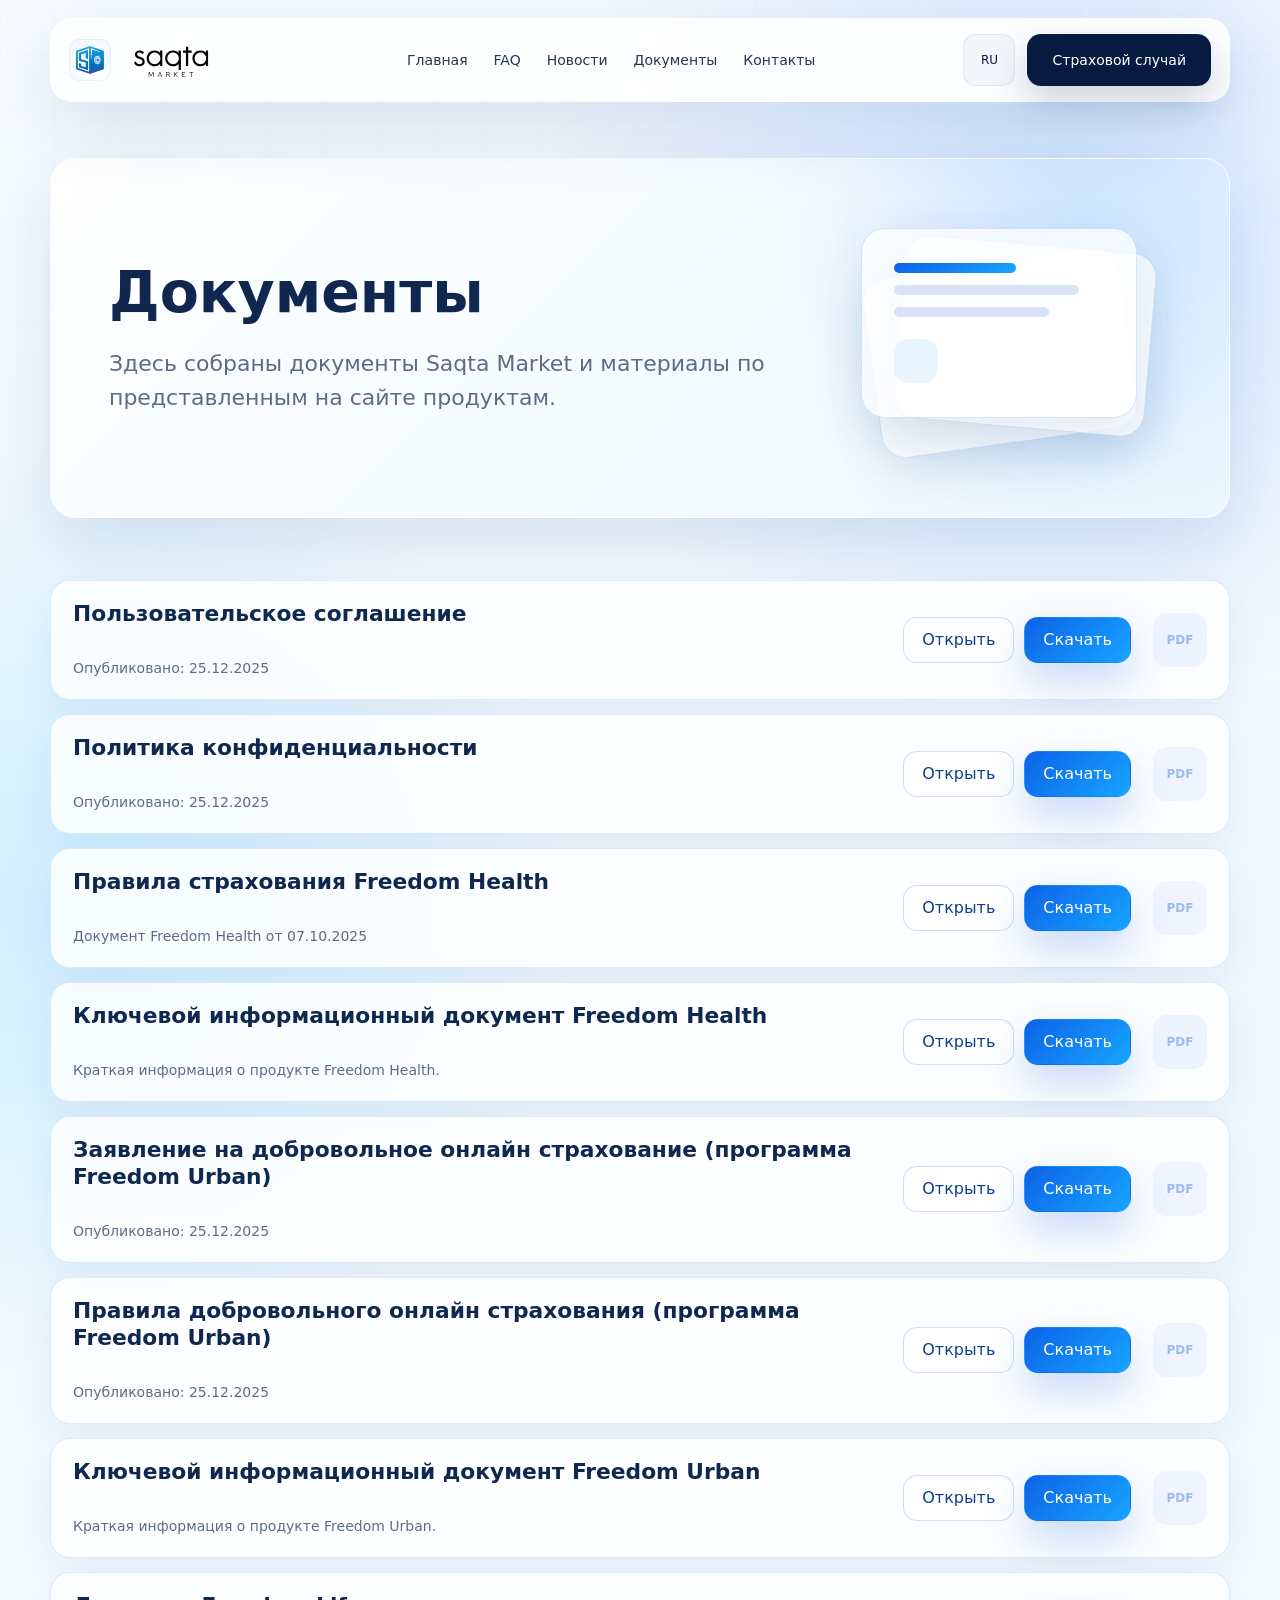
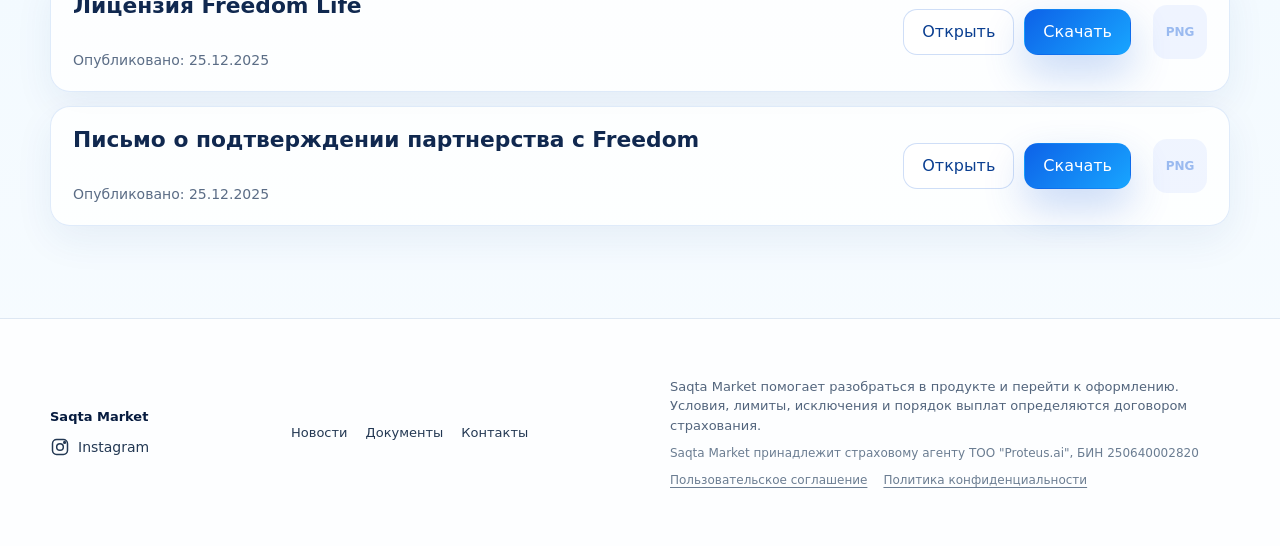
<file: documents.html>
<!doctype html>
<html lang="ru">
  <head>
    <meta charset="utf-8" />
    <meta name="viewport" content="width=device-width, initial-scale=1" />
    <title>Документы | Saqta Market</title>
    <meta
      name="description"
      content="Документы Saqta Market: пользовательское соглашение, политика конфиденциальности, документы Freedom Urban, лицензия и письмо от Freedom."
    />
    <link rel="icon" href="./assets/favicon.svg" type="image/svg+xml" />
    <link rel="icon" href="./assets/favicon.ico" sizes="any" />
    <link rel="apple-touch-icon" href="./assets/apple-touch-icon.png" />
    <link rel="stylesheet" href="./styles.css?v=20260622-logo2" />
    <link rel="stylesheet" href="./claim.css?v=20260622-lang2" />
    <style>
      :root {
        --blue-950: #061b3f;
        --blue-800: #0b3f91;
        --blue-700: #135bd8;
        --blue-500: #1e7bff;
        --blue-100: #eaf6ff;
        --ink: #081a35;
        --muted: #5b6d86;
        --line: rgba(28, 91, 167, 0.14);
        --card: rgba(255, 255, 255, 0.88);
        --shadow: 0 24px 70px rgba(22, 70, 135, 0.14);
        --heading-color: #10284f;
        --heading-weight: 650;
        --heading-line: 1.1;
      }

      * {
        box-sizing: border-box;
      }

      body.documents-page {
        margin: 0;
        background:
          radial-gradient(circle at 82% 10%, rgba(69, 144, 255, 0.2), transparent 32rem),
          radial-gradient(circle at 8% 42%, rgba(181, 232, 255, 0.58), transparent 30rem),
          linear-gradient(180deg, #f7fbff 0%, #eef8ff 48%, #f8fcff 100%);
        color: var(--ink);
        font-family:
          Inter, ui-sans-serif, system-ui, -apple-system, BlinkMacSystemFont, "Segoe UI", sans-serif;
      }

      body.documents-page::before {
        content: "";
        position: fixed;
        inset: 0;
        z-index: -1;
        background-image:
          linear-gradient(rgba(28, 91, 167, 0.045) 1px, transparent 1px),
          linear-gradient(90deg, rgba(28, 91, 167, 0.045) 1px, transparent 1px);
        background-size: 54px 54px;
        mask-image: linear-gradient(to bottom, rgba(0, 0, 0, 0.36), transparent 78%);
      }

      .container {
        width: min(1180px, calc(100% - 40px));
        margin: 0 auto;
      }

      .site-header {
        position: sticky;
        top: 18px;
        left: auto;
        right: auto;
        z-index: 50;
        display: flex;
        justify-content: space-between;
        align-items: center;
        width: min(1180px, calc(100% - 40px));
        margin: 18px auto 0;
        padding: 14px 18px;
        gap: 22px;
        transform: none;
        border: 1px solid rgba(255, 255, 255, 0.78);
        border-radius: 22px;
        background: rgba(255, 255, 255, 0.88);
        box-shadow: var(--shadow);
        backdrop-filter: blur(22px);
      }

      .brand {
        gap: 12px;
        min-width: 190px;
      }

      .brand-mark {
        width: 42px;
        height: 42px;
        background: linear-gradient(145deg, #edf8ff, #ffffff);
        box-shadow: inset 0 0 0 1px rgba(19, 91, 216, 0.08);
      }

      .brand-wordmark {
        width: 96px;
        height: auto;
      }

      .header-nav {
        display: flex;
        align-items: center;
        justify-content: center;
        gap: 26px;
      }

      .header-nav a {
        color: #233853;
        font-weight: 500;
        letter-spacing: 0;
      }

      .header-nav a:hover {
        color: var(--blue-700);
      }

      .header-actions-main {
        gap: 12px;
      }

      .lang-switch {
        width: 52px;
        height: 52px;
        padding: 0;
        border: 0;
        background: #f2f6fb;
      }

      .lang-switch button {
        display: none;
      }

      .lang-switch button.is-active {
        display: grid;
        width: 52px;
        height: 52px;
        place-items: center;
        border: 1px solid rgba(8, 26, 53, 0.06);
        border-radius: 14px;
        background: #f2f6fb;
        color: var(--ink);
        font-weight: 500;
      }

      .claim-button,
      .button {
        display: inline-flex;
        align-items: center;
        justify-content: center;
        min-height: 52px;
        border: 1px solid transparent;
        border-radius: 14px;
        font-weight: 500;
        text-decoration: none;
        transition:
          transform 180ms ease,
          box-shadow 180ms ease,
          border-color 180ms ease,
          background 180ms ease;
      }

      .claim-button {
        padding: 0 24px;
        background: var(--blue-950);
        color: #fff;
        box-shadow: 0 16px 36px rgba(6, 27, 63, 0.18);
      }

      .button:hover,
      .claim-button:hover {
        transform: translateY(-2px);
      }

      .site-header .claim-button:hover,
      .site-header .claim-button:focus-visible {
        background: var(--blue-950);
        color: #ffffff;
      }

      .button-primary {
        background: linear-gradient(135deg, #0d62e8, #18a5ff);
        color: #fff;
        box-shadow: 0 18px 42px rgba(19, 91, 216, 0.24);
      }

      .button-light {
        border-color: rgba(19, 91, 216, 0.2);
        background: rgba(255, 255, 255, 0.78);
        color: var(--blue-800);
      }

      .documents-hero {
        padding: 56px 0 0;
        background: transparent;
      }

      .documents-hero-card {
        display: grid;
        grid-template-columns: minmax(0, 1fr) 310px;
        gap: 44px;
        align-items: center;
        min-height: 360px;
        overflow: hidden;
        border: 1px solid rgba(255, 255, 255, 0.76);
        border-radius: 26px;
        background:
          radial-gradient(circle at 88% 16%, rgba(30, 123, 255, 0.16), transparent 20rem),
          linear-gradient(135deg, rgba(255, 255, 255, 0.96), rgba(234, 247, 255, 0.94));
        box-shadow: var(--shadow);
        padding: clamp(30px, 5vw, 58px);
      }

      .documents-hero h1 {
        max-width: 660px;
        margin: 0;
        color: var(--heading-color);
        font-size: clamp(42px, 4.45vw, 58px);
        font-weight: var(--heading-weight);
        line-height: var(--heading-line);
        letter-spacing: 0;
      }

      .documents-hero p {
        max-width: 660px;
        margin: 24px 0 0;
        color: var(--muted);
        font-size: clamp(18px, 1.6vw, 23px);
        font-weight: 400;
        line-height: 1.55;
      }

      .documents-visual {
        position: relative;
        min-height: 220px;
      }

      .documents-visual::before,
      .documents-visual::after,
      .document-sheet {
        position: absolute;
        content: "";
        border: 1px solid rgba(19, 91, 216, 0.16);
        border-radius: 24px;
        background: rgba(255, 255, 255, 0.76);
        box-shadow: 0 18px 52px rgba(22, 70, 135, 0.1);
      }

      .documents-visual::before {
        inset: 34px 42px 4px 10px;
        transform: rotate(-8deg);
      }

      .documents-visual::after {
        inset: 16px 20px 20px 38px;
        transform: rotate(5deg);
      }

      .document-sheet {
        z-index: 2;
        inset: 0 34px 30px 0;
        display: grid;
        align-content: center;
        gap: 12px;
        padding: 32px;
      }

      .document-sheet span,
      .document-sheet i {
        display: block;
        height: 10px;
        border-radius: 999px;
        background: rgba(19, 91, 216, 0.16);
      }

      .document-sheet span:first-child {
        width: 58%;
        background: linear-gradient(135deg, #0d62e8, #18a5ff);
      }

      .document-sheet span:nth-child(2) {
        width: 88%;
      }

      .document-sheet span:nth-child(3) {
        width: 74%;
      }

      .document-sheet i {
        width: 44px;
        height: 44px;
        margin-top: 10px;
        border-radius: 14px;
        background: var(--blue-100);
      }

      .documents-section {
        padding: 62px 0 92px;
        background: transparent;
      }

      .documents-grid {
        display: grid;
        gap: 14px;
      }

      .document-card {
        display: grid;
        grid-template-columns: minmax(0, 1fr) auto 54px;
        grid-template-areas:
          "title actions type"
          "meta actions type";
        align-items: center;
        gap: 22px;
        min-height: 96px;
        border: 1px solid rgba(37, 115, 217, 0.14);
        border-radius: 20px;
        background: rgba(255, 255, 255, 0.82);
        box-shadow: 0 14px 38px rgba(22, 70, 135, 0.07);
        padding: 20px 22px;
      }

      .document-card h2 {
        grid-area: title;
        margin: 0;
        color: var(--heading-color);
        font-size: clamp(18px, 1.7vw, 22px);
        font-weight: var(--heading-weight);
        line-height: 1.24;
      }

      .document-card p {
        grid-area: meta;
        margin: 8px 0 0;
        color: var(--muted);
        font-size: 14px;
        font-weight: 400;
        line-height: 1.5;
      }

      .document-actions {
        grid-area: actions;
        display: flex;
        flex-wrap: nowrap;
        gap: 10px;
        margin: 0;
      }

      .document-actions .button {
        min-height: 46px;
        padding: 0 18px;
        white-space: nowrap;
      }

      .document-type {
        grid-area: type;
        display: grid;
        width: 54px;
        height: 54px;
        place-items: center;
        border-radius: 14px;
        background: rgba(20, 92, 255, 0.08);
        color: rgba(19, 91, 216, 0.55);
        font-size: 12px;
        font-weight: 650;
        opacity: 0.72;
      }

      .site-footer {
        border-top: 1px solid var(--line);
        background: rgba(255, 255, 255, 0.72);
        color: #53657d;
      }

      .footer-layout {
        display: flex;
        justify-content: space-between;
        align-items: center;
        gap: 28px;
        padding: 30px 0;
      }

      .footer-layout strong {
        color: var(--blue-950);
      }

      .footer-brand {
        display: grid;
        gap: 10px;
      }

      .footer-social {
        display: inline-flex;
        align-items: center;
        gap: 8px;
        color: #233853;
        font-size: 14px;
        font-weight: 500;
      }

      .footer-social svg {
        width: 20px;
        height: 20px;
        fill: none;
        stroke: currentColor;
        stroke-width: 1.8;
      }

      .footer-nav {
        display: flex;
        flex-wrap: wrap;
        gap: 18px;
        color: #233853;
        font-weight: 500;
      }

      .footer-nav a:hover {
        color: var(--blue-700);
      }

      .footer-layout > span {
        max-width: 560px;
      }

      .footer-legal {
        display: flex;
        flex-wrap: wrap;
        gap: 10px 16px;
        margin-top: 10px;
        color: #6b7d92;
        font-size: 12px;
        line-height: 1.35;
      }

      .footer-legal a {
        text-decoration: underline;
        text-underline-offset: 3px;
      }

      @media (max-width: 980px) {
        .site-header {
          top: 10px;
          width: min(100% - 24px, 760px);
          padding: 10px 12px;
          border-radius: 16px;
        }

        .brand {
          min-width: 0;
        }

        .brand-wordmark {
          width: 82px;
        }

        .menu-toggle {
          display: inline-flex;
        }

        .header-nav {
          position: absolute;
          left: 12px;
          right: 12px;
          top: calc(100% + 10px);
          display: none;
          padding: 14px;
          border: 1px solid var(--line);
          border-radius: 16px;
          background: rgba(255, 255, 255, 0.96);
          box-shadow: var(--shadow);
        }

        .site-header.is-menu-open .header-nav {
          display: grid;
        }

        .header-actions-main .claim-button {
          display: none;
        }

        .lang-switch,
        .lang-switch button.is-active {
          width: 46px;
          height: 46px;
          border-radius: 13px;
        }

        .documents-hero-card {
          grid-template-columns: 1fr;
          gap: 26px;
        }

        .documents-visual {
          order: -1;
          min-height: 190px;
        }

        .document-card {
          grid-template-columns: minmax(0, 1fr) 50px;
          grid-template-areas:
            "title type"
            "meta type"
            "actions actions";
          gap: 14px;
        }
      }

      @media (max-width: 640px) {
        .container {
          width: calc(100% - 24px);
        }

        .documents-hero {
          padding-top: 34px;
        }

        .documents-hero-card {
          min-height: auto;
          border-radius: 22px;
          padding: 24px;
        }

        .documents-hero h1 {
          font-size: clamp(31px, 9.1vw, 38px);
          line-height: 1.08;
        }

        .documents-hero p {
          font-size: 18px;
        }

        .documents-section {
          padding: 36px 0 68px;
        }

        .document-card {
          padding: 18px;
        }

        .document-actions {
          display: grid;
          grid-template-columns: repeat(2, minmax(0, 1fr));
        }

        .document-actions .button {
          width: 100%;
          padding: 0 12px;
        }

        .footer-layout {
          display: grid;
        }
      }
    </style>
    <!-- Meta Pixel Code -->
    <script>
      !(function (f, b, e, v, n, t, s) {
        if (f.fbq) return;
        n = f.fbq = function () {
          n.callMethod ? n.callMethod.apply(n, arguments) : n.queue.push(arguments);
        };
        if (!f._fbq) f._fbq = n;
        n.push = n;
        n.loaded = !0;
        n.version = "2.0";
        n.queue = [];
        t = b.createElement(e);
        t.async = !0;
        t.src = v;
        s = b.getElementsByTagName(e)[0];
        s.parentNode.insertBefore(t, s);
      })(window, document, "script", "https://connect.facebook.net/en_US/fbevents.js");
      fbq("init", "1537330634792279");
      fbq("track", "PageView");
    </script>
    <noscript>
      <img
        height="1"
        width="1"
        style="display: none"
        src="https://www.facebook.com/tr?id=1537330634792279&ev=PageView&noscript=1"
        alt=""
      />
    </noscript>
    <!-- End Meta Pixel Code -->
  </head>
  <body class="documents-page">
    <header class="site-header">
      <a class="brand" href="./index.html" aria-label="Saqta Market">
        <span class="brand-mark"><img src="./assets/saqta-mark.svg" alt="" /></span>
        <img class="brand-wordmark" src="./assets/saqta-wordmark.svg" alt="Saqta Market" />
      </a>
      <button class="menu-toggle" type="button" data-menu-toggle aria-label="Открыть меню" aria-expanded="false">
        <span></span>
      </button>
      <nav class="header-nav" aria-label="Основная навигация">
        <a href="./index.html">Главная</a>
        <a href="./index.html#faq">FAQ</a>
        <a href="./news.html">Новости</a>
        <a href="./documents.html">Документы</a>
        <a href="./contact.html">Контакты</a>
        <button
          class="claim-button menu-claim-button"
          type="button"
          data-claim-open
          data-analytics-event="claim_open_click"
          data-analytics-location="mobile_menu"
        >
          Страховой случай
        </button>
      </nav>
      <div class="header-actions-main">
        <div class="lang-switch" aria-label="Выбор языка">
          <button type="button" data-lang="ru">RU</button>
          <button type="button" data-lang="kz">KZ</button>
        </div>
        <button
          class="claim-button"
          type="button"
          data-claim-open
          data-analytics-event="claim_open_click"
          data-analytics-location="header"
        >
          Страховой случай
        </button>
      </div>
    </header>

    <main id="top">
      <section class="documents-hero">
        <div class="container documents-hero-card">
          <div class="documents-hero-copy">
            <h1>Документы</h1>
            <p>
              Здесь собраны документы Saqta Market и материалы по представленным на сайте продуктам.
            </p>
          </div>
          <div class="documents-visual" aria-hidden="true">
            <div class="document-sheet">
              <span></span>
              <span></span>
              <span></span>
              <i></i>
            </div>
          </div>
        </div>
      </section>

      <section class="documents-section">
        <div class="container">
          <div class="documents-grid">
            <article class="document-card">
              <span class="document-type">PDF</span>
              <h2>Пользовательское соглашение</h2>
              <p>Опубликовано: 25.12.2025</p>
              <div class="document-actions">
                <a
                  class="button button-light"
                  href="./assets/documents/user-agreement.pdf"
                  target="_blank"
                  rel="noopener"
                >
                  Открыть
                </a>
                <a
                  class="button button-primary"
                  href="./assets/documents/user-agreement.pdf"
                  download="user-agreement.pdf"
                >
                  Скачать
                </a>
              </div>
            </article>

            <article class="document-card">
              <span class="document-type">PDF</span>
              <h2>Политика конфиденциальности</h2>
              <p>Опубликовано: 25.12.2025</p>
              <div class="document-actions">
                <a
                  class="button button-light"
                  href="./assets/documents/confidentiality-policy.pdf"
                  target="_blank"
                  rel="noopener"
                >
                  Открыть
                </a>
                <a
                  class="button button-primary"
                  href="./assets/documents/confidentiality-policy.pdf"
                  download="confidentiality-policy.pdf"
                >
                  Скачать
                </a>
              </div>
            </article>

            <article class="document-card">
              <span class="document-type">PDF</span>
              <h2>Правила страхования Freedom Health</h2>
              <p>Документ Freedom Health от 07.10.2025</p>
              <div class="document-actions">
                <a
                  class="button button-light"
                  href="./assets/documents/freedom-health-07102025.pdf"
                  target="_blank"
                  rel="noopener"
                >
                  Открыть
                </a>
                <a
                  class="button button-primary"
                  href="./assets/documents/freedom-health-07102025.pdf"
                  download="freedom-health-07102025.pdf"
                >
                  Скачать
                </a>
              </div>
            </article>

            <article class="document-card">
              <span class="document-type">PDF</span>
              <h2>Ключевой информационный документ Freedom Health</h2>
              <p>Краткая информация о продукте Freedom Health.</p>
              <div class="document-actions">
                <a
                  class="button button-light"
                  href="./assets/documents/%D0%9A%D0%98%D0%94_Freedom%20Health%20Online.pdf"
                  target="_blank"
                  rel="noopener"
                >
                  Открыть
                </a>
                <a
                  class="button button-primary"
                  href="./assets/documents/%D0%9A%D0%98%D0%94_Freedom%20Health%20Online.pdf"
                  download="КИД_Freedom Health Online.pdf"
                >
                  Скачать
                </a>
              </div>
            </article>

            <article class="document-card">
              <span class="document-type">PDF</span>
              <h2>Заявление на добровольное онлайн страхование (программа Freedom Urban)</h2>
              <p>Опубликовано: 25.12.2025</p>
              <div class="document-actions">
                <a
                  class="button button-light"
                  href="./assets/documents/declaration-urban.pdf"
                  target="_blank"
                  rel="noopener"
                >
                  Открыть
                </a>
                <a
                  class="button button-primary"
                  href="./assets/documents/declaration-urban.pdf"
                  download="declaration-urban.pdf"
                >
                  Скачать
                </a>
              </div>
            </article>

            <article class="document-card">
              <span class="document-type">PDF</span>
              <h2>Правила добровольного онлайн страхования (программа Freedom Urban)</h2>
              <p>Опубликовано: 25.12.2025</p>
              <div class="document-actions">
                <a
                  class="button button-light"
                  href="./assets/documents/rules-freedom-urban.pdf"
                  target="_blank"
                  rel="noopener"
                >
                  Открыть
                </a>
                <a
                  class="button button-primary"
                  href="./assets/documents/rules-freedom-urban.pdf"
                  download="rules-freedom-urban.pdf"
                >
                  Скачать
                </a>
              </div>
            </article>

            <article class="document-card">
              <span class="document-type">PDF</span>
              <h2>Ключевой информационный документ Freedom Urban</h2>
              <p>Краткая информация о продукте Freedom Urban.</p>
              <div class="document-actions">
                <a
                  class="button button-light"
                  href="./assets/documents/%D0%9A%D0%98%D0%94_Freedom_Urban.pdf"
                  target="_blank"
                  rel="noopener"
                >
                  Открыть
                </a>
                <a
                  class="button button-primary"
                  href="./assets/documents/%D0%9A%D0%98%D0%94_Freedom_Urban.pdf"
                  download="КИД_Freedom_Urban.pdf"
                >
                  Скачать
                </a>
              </div>
            </article>

            <article class="document-card">
              <span class="document-type">PNG</span>
              <h2>Лицензия Freedom Life</h2>
              <p>Опубликовано: 25.12.2025</p>
              <div class="document-actions">
                <a
                  class="button button-light"
                  href="./assets/documents/license-ru.png"
                  target="_blank"
                  rel="noopener"
                >
                  Открыть
                </a>
                <a
                  class="button button-primary"
                  href="./assets/documents/license-ru.png"
                  download="license-ru.png"
                >
                  Скачать
                </a>
              </div>
            </article>

            <article class="document-card">
              <span class="document-type">PNG</span>
              <h2>Письмо о подтверждении партнерства с Freedom</h2>
              <p>Опубликовано: 25.12.2025</p>
              <div class="document-actions">
                <a
                  class="button button-light"
                  href="./assets/documents/freedom-letter.png"
                  target="_blank"
                  rel="noopener"
                >
                  Открыть
                </a>
                <a
                  class="button button-primary"
                  href="./assets/documents/freedom-letter.png"
                  download="freedom-letter.png"
                >
                  Скачать
                </a>
              </div>
            </article>
          </div>
        </div>
      </section>
    </main>

    <footer class="site-footer">
      <div class="container footer-layout">
        <div class="footer-brand">
          <strong>Saqta Market</strong>
          <a
            class="footer-social"
            href="https://www.instagram.com/saqta_market.kz/"
            target="_blank"
            rel="noopener"
            aria-label="Instagram Saqta Market"
          >
            <svg viewBox="0 0 24 24" aria-hidden="true">
              <rect x="3" y="3" width="18" height="18" rx="5" />
              <circle cx="12" cy="12" r="4" />
              <circle cx="17.5" cy="6.5" r="1" />
            </svg>
            <span>Instagram</span>
          </a>
        </div>
        <nav class="footer-nav" aria-label="Дополнительная навигация">
          <a href="./news.html">Новости</a>
          <a href="./documents.html" aria-current="page">Документы</a>
          <a href="./contact.html">Контакты</a>
        </nav>
        <span>
          Saqta Market помогает разобраться в продукте и перейти к оформлению. Условия, лимиты,
          исключения и порядок выплат определяются договором страхования.
          <small class="footer-legal">
            <span>Saqta Market принадлежит страховому агенту ТОО "Proteus.ai", БИН 250640002820</span>
            <a href="./assets/documents/user-agreement.pdf" target="_blank" rel="noopener">Пользовательское соглашение</a>
            <a href="./assets/documents/confidentiality-policy.pdf" target="_blank" rel="noopener">Политика конфиденциальности</a>
          </small>
        </span>
      </div>
    </footer>

    <div class="claim-modal" data-claim-modal aria-hidden="true" role="dialog" aria-modal="true" aria-labelledby="claimTitle">
      <div class="claim-dialog">
        <button class="claim-close" type="button" data-claim-close aria-label="Закрыть">×</button>
        <p class="claim-kicker">Страховой случай</p>
        <h2 id="claimTitle">Контакт-центр Freedom Life</h2>
        <a
          class="claim-call"
          href="tel:7775"
          data-analytics-event="claim_phone_click"
          data-analytics-phone="7775"
          data-analytics-location="claim_modal"
        >7775</a>
        <p class="claim-note">С любого номера в Казахстане бесплатно.</p>
      </div>
    </div>

    <script src="./i18n.js?v=20260724-doc-title1" defer></script>
    <script src="./claim.js?v=20260622-i18n" defer></script>
    <script src="https://cdn.pulse.is/livechat/loader.js" data-live-chat-id="69b15ed7c7996d839904998b" async></script>
  </body>
</html>
</file>
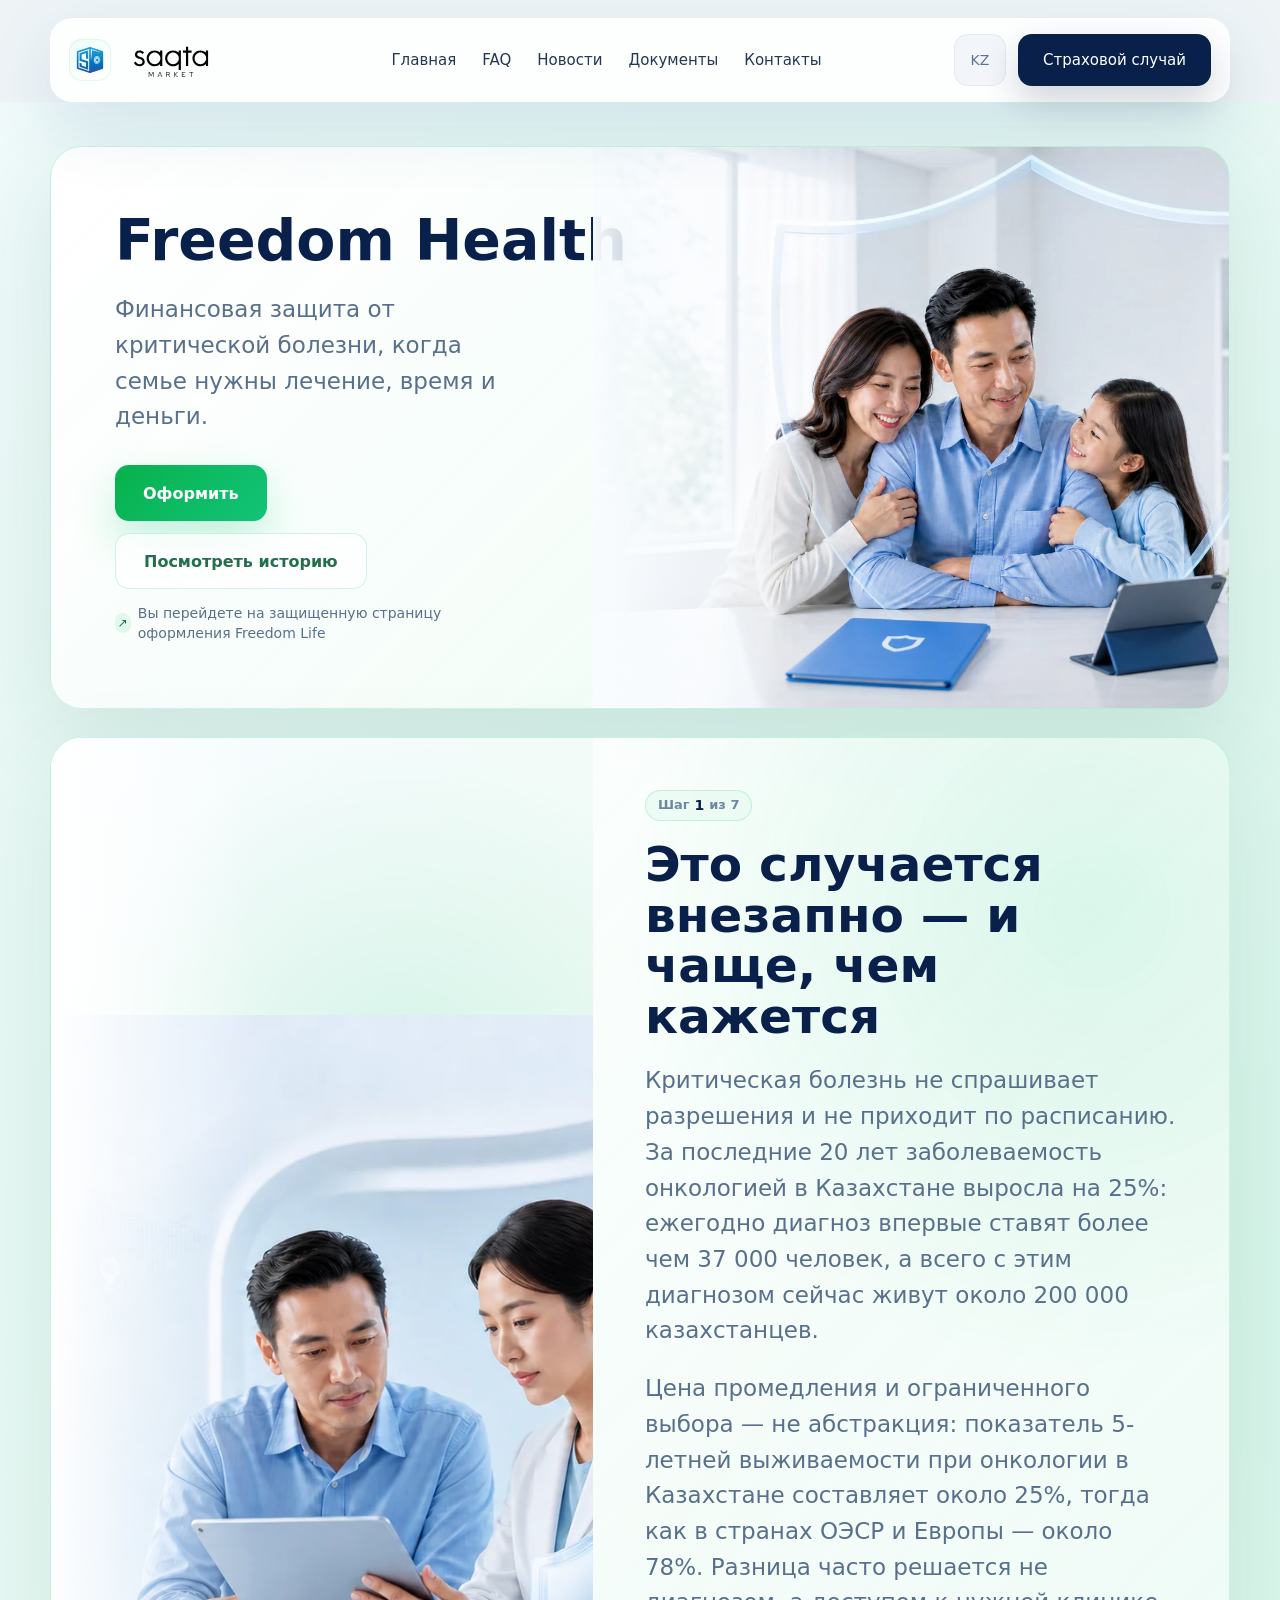
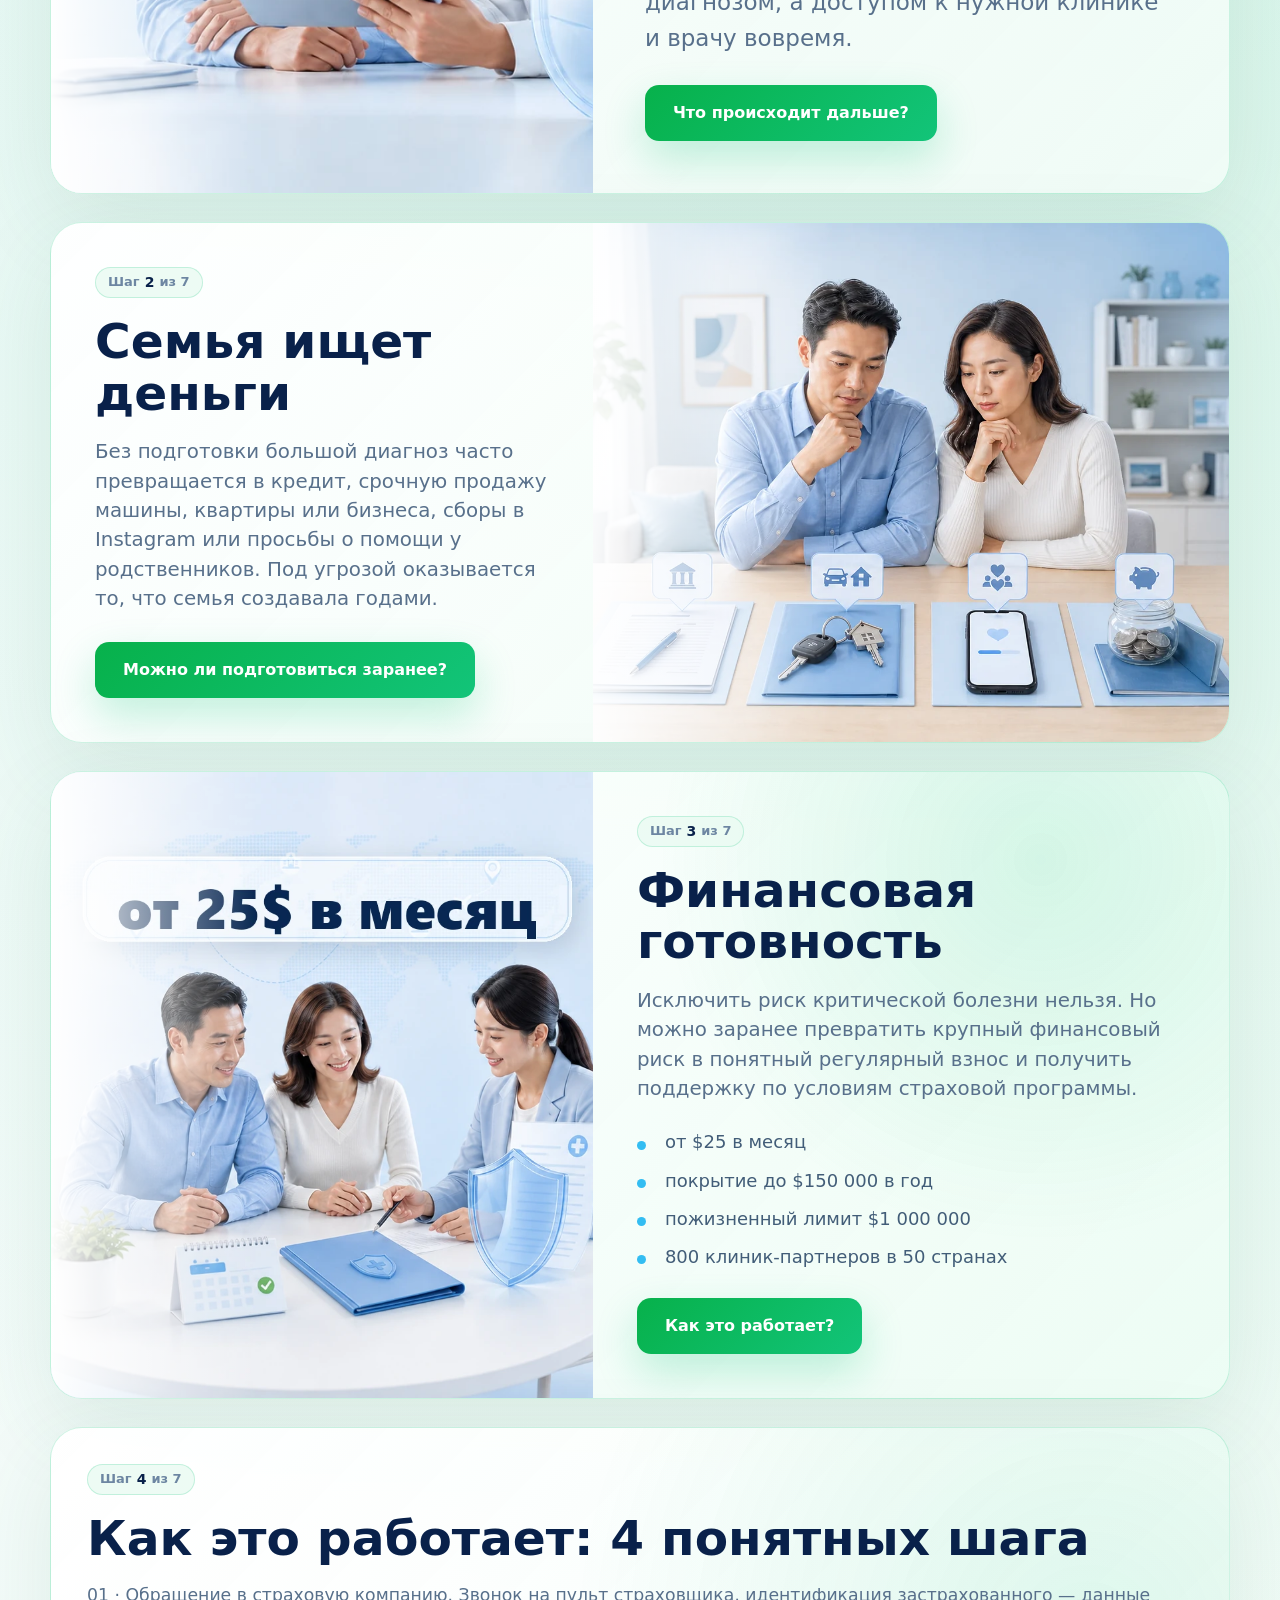
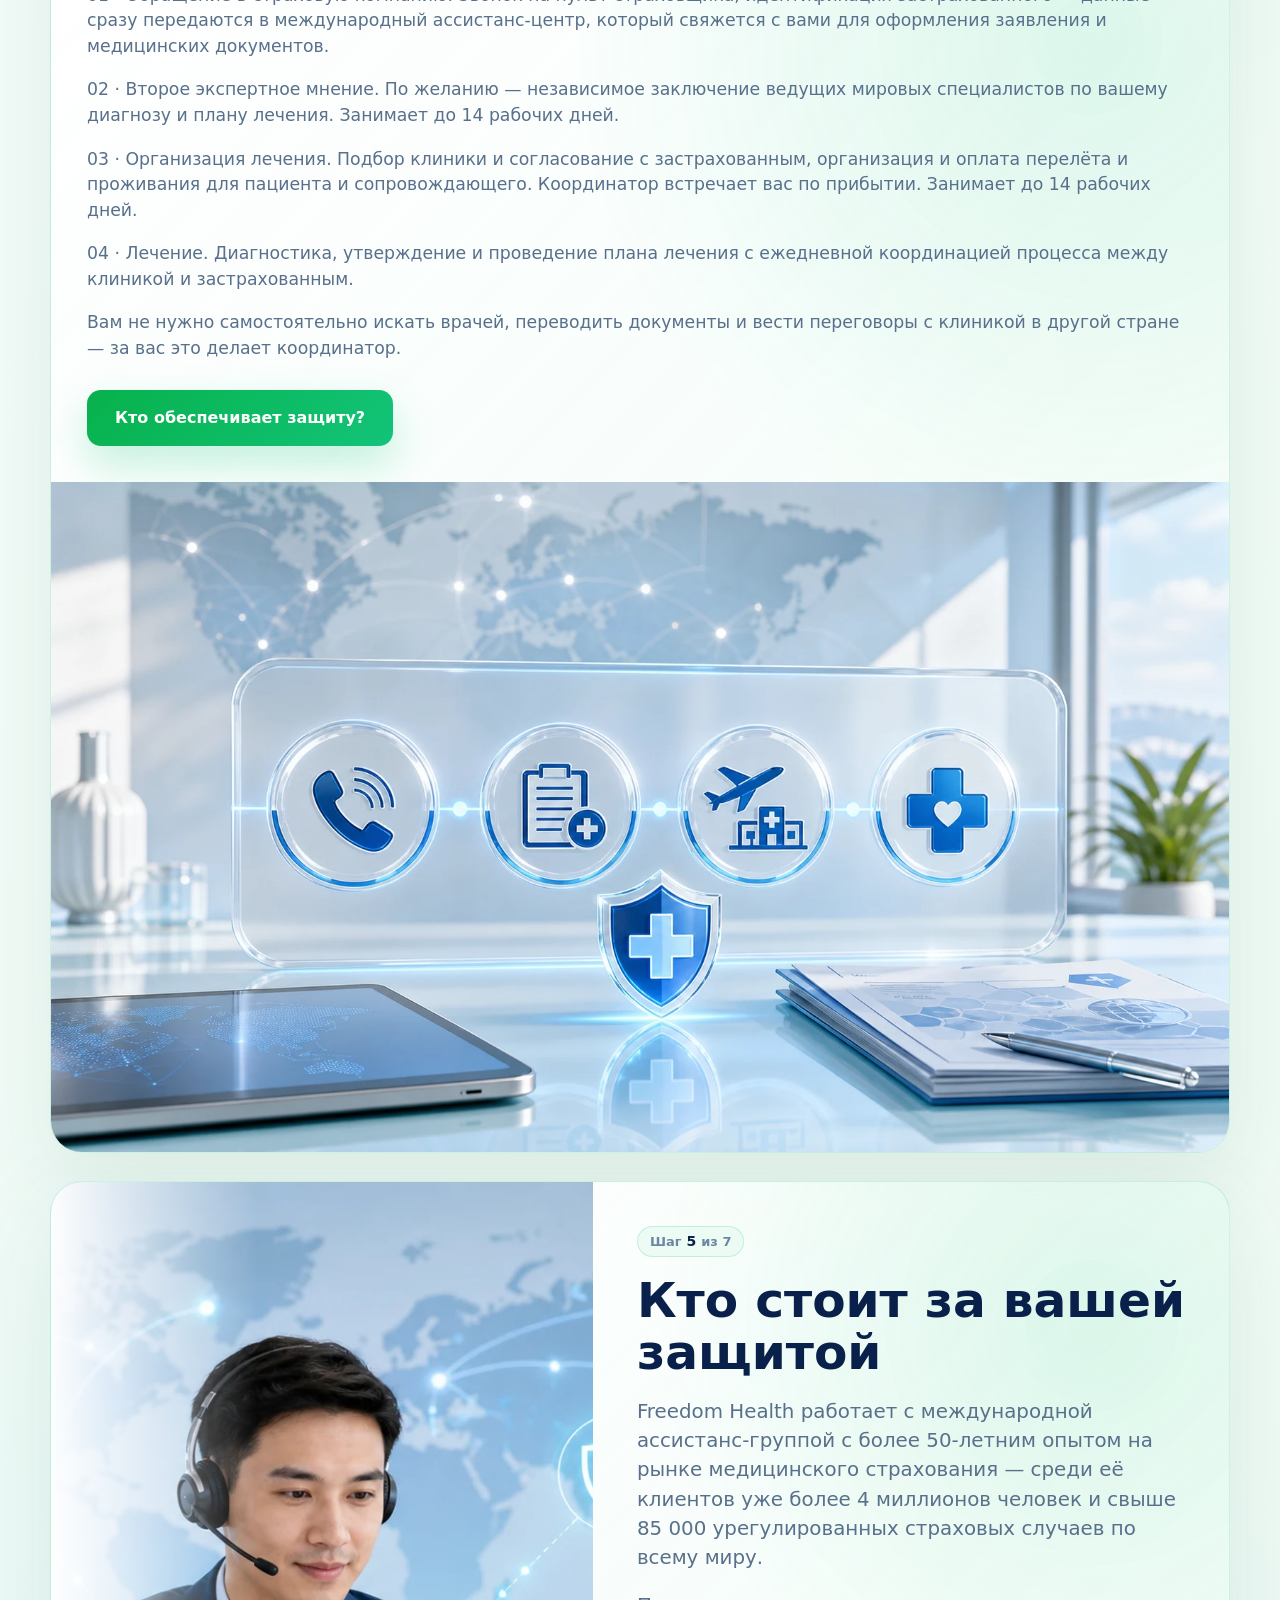
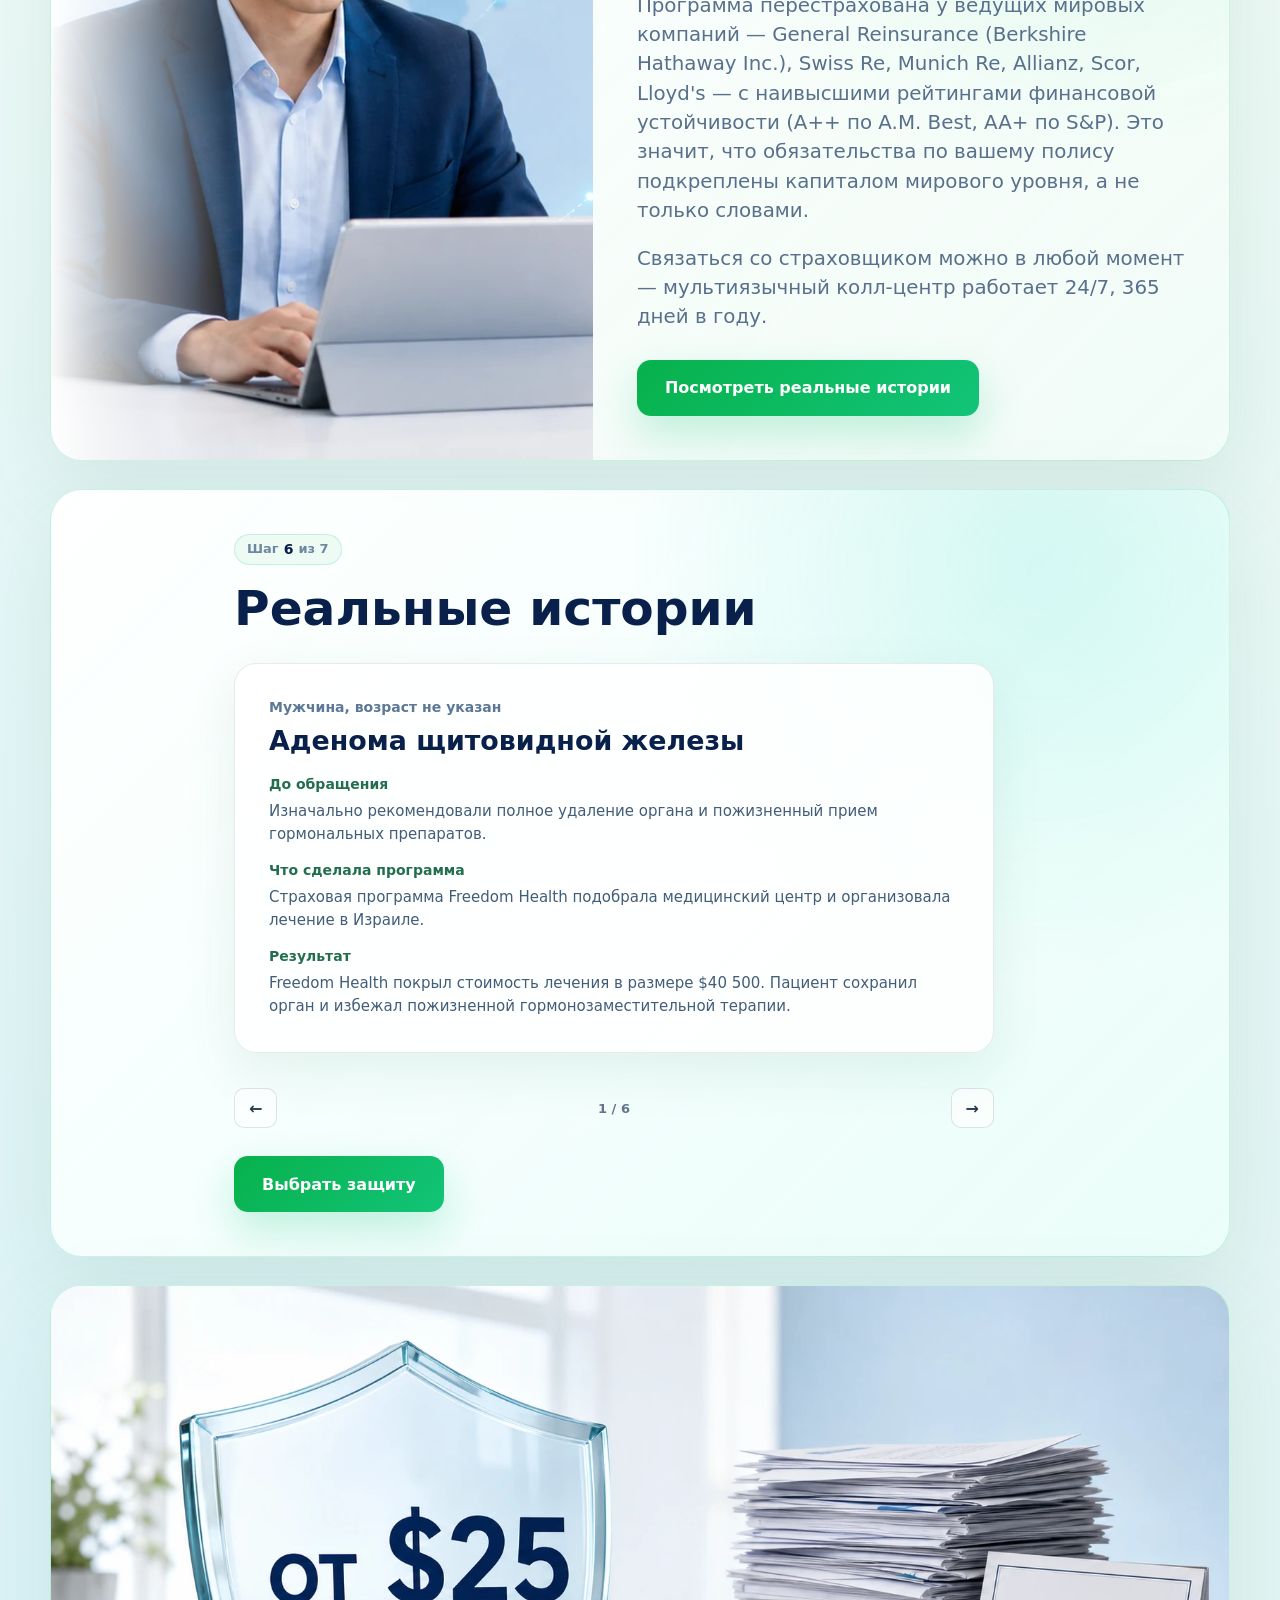
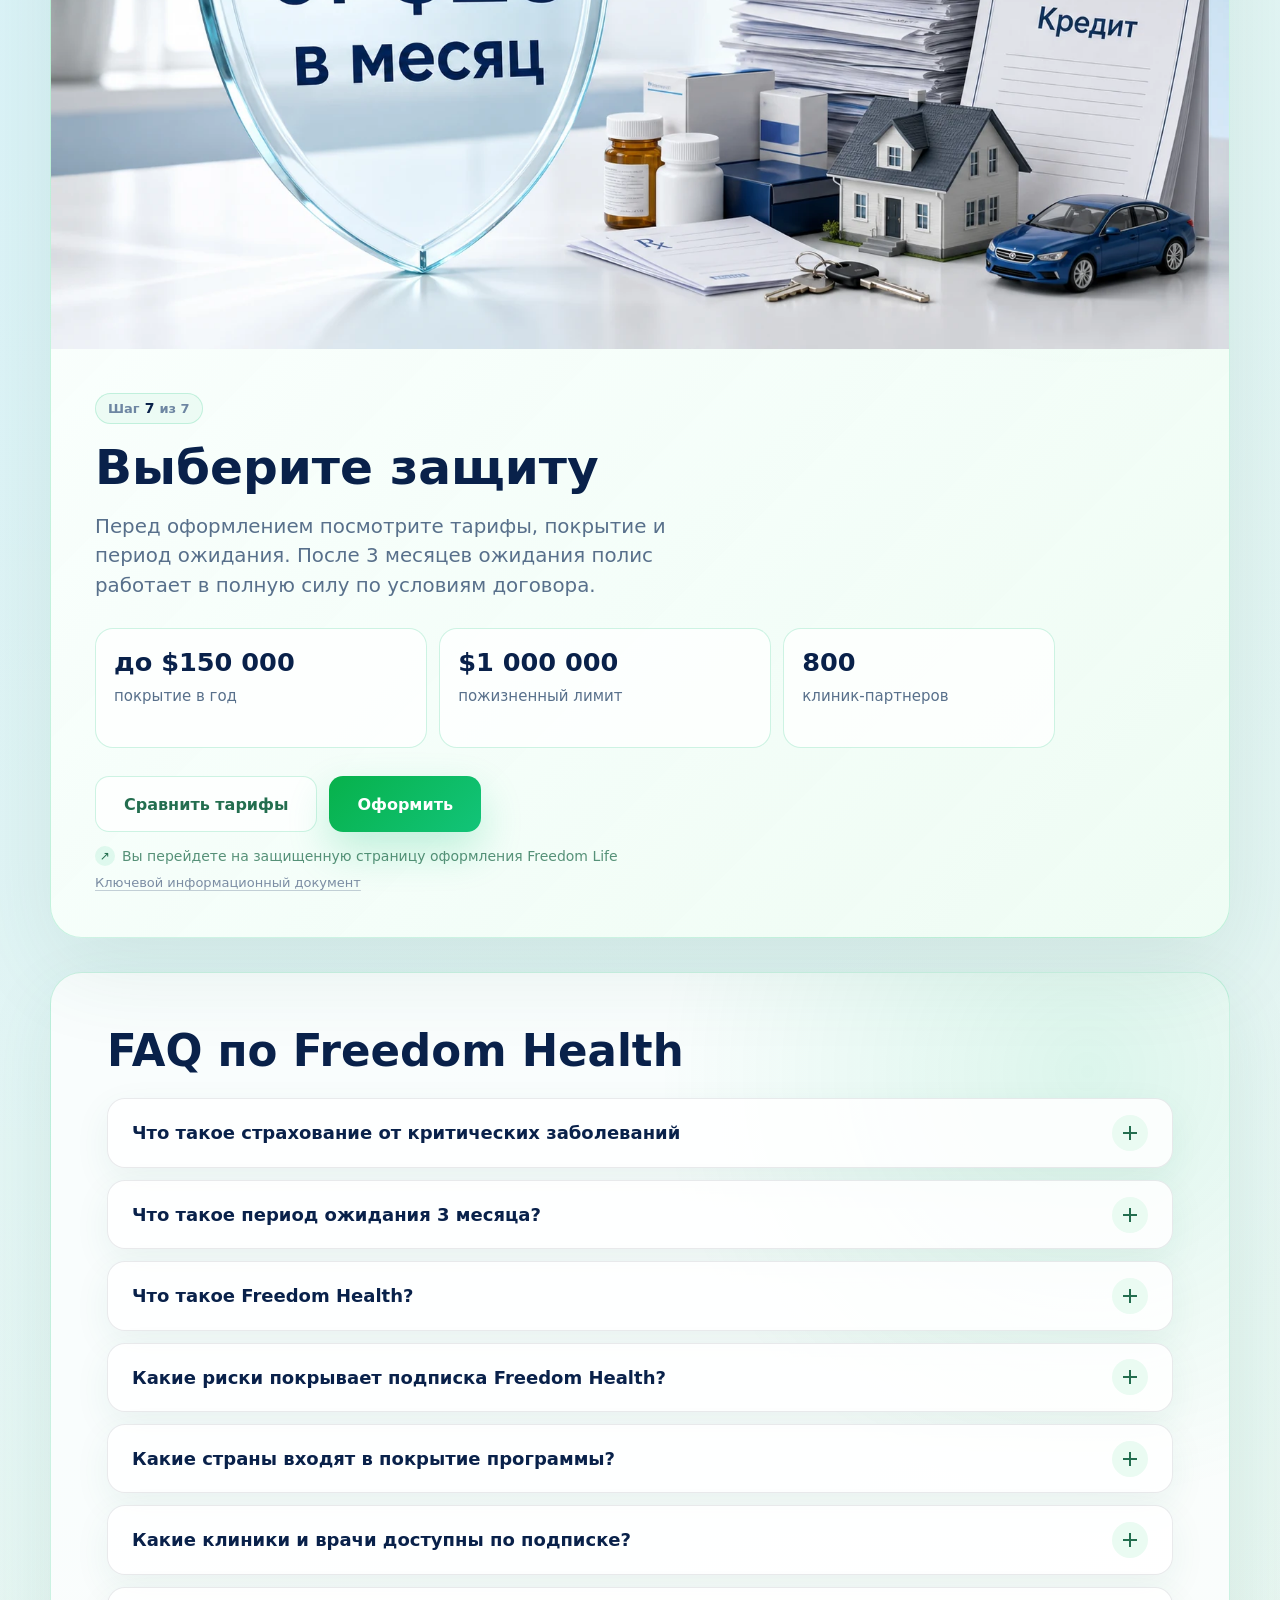
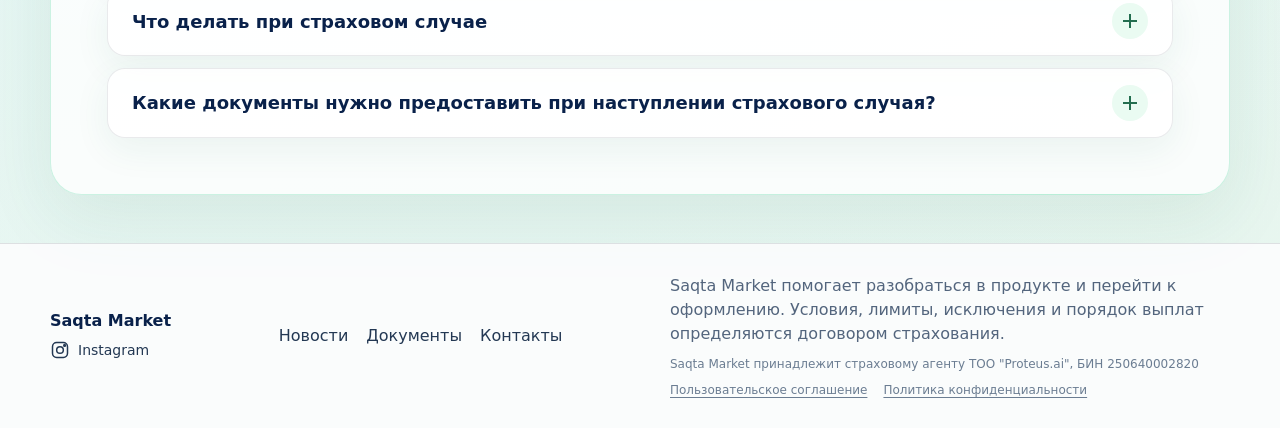
<file: health.html>
﻿<!doctype html>
<html lang="ru">
  <head>
    <!-- Google Tag Manager -->
    <script>
      (function (w, d, s, l, i) {
        w[l] = w[l] || [];
        w[l].push({ "gtm.start": new Date().getTime(), event: "gtm.js" });
        var f = d.getElementsByTagName(s)[0],
          j = d.createElement(s),
          dl = l != "dataLayer" ? "&l=" + l : "";
        j.async = true;
        j.src = "https://www.googletagmanager.com/gtm.js?id=" + i + dl;
        f.parentNode.insertBefore(j, f);
      })(window, document, "script", "dataLayer", "GTM-NXD5B2FM");
    </script>
    <!-- End Google Tag Manager -->
    <meta charset="utf-8" />
    <meta name="viewport" content="width=device-width, initial-scale=1" />
    <title>Freedom Health | Saqta Market</title>
    <meta
      name="description"
      content="Freedom Health помогает заранее подготовиться к крупным расходам при критической болезни."
    />
    <link rel="icon" href="./assets/favicon.svg" type="image/svg+xml" />
    <link rel="icon" href="./assets/favicon.ico" sizes="any" />
    <link rel="apple-touch-icon" href="./assets/apple-touch-icon.png" />
    <link rel="stylesheet" href="./health-styles.css?v=20260823-external-apply-note1" />
    <link rel="stylesheet" href="./claim.css?v=20260622-lang2" />
    <!-- Meta Pixel Code -->
    <script>
      !(function (f, b, e, v, n, t, s) {
        if (f.fbq) return;
        n = f.fbq = function () {
          n.callMethod ? n.callMethod.apply(n, arguments) : n.queue.push(arguments);
        };
        if (!f._fbq) f._fbq = n;
        n.push = n;
        n.loaded = !0;
        n.version = "2.0";
        n.queue = [];
        t = b.createElement(e);
        t.async = !0;
        t.src = v;
        s = b.getElementsByTagName(e)[0];
        s.parentNode.insertBefore(t, s);
      })(window, document, "script", "https://connect.facebook.net/en_US/fbevents.js");
      fbq("init", "1537330634792279");
      fbq("track", "PageView");
    </script>
    <noscript>
      <img
        height="1"
        width="1"
        style="display: none"
        src="https://www.facebook.com/tr?id=1537330634792279&ev=PageView&noscript=1"
        alt=""
      />
    </noscript>
    <!-- End Meta Pixel Code -->
  </head>
  <body class="product-page" data-product="health">
    <!-- Google Tag Manager (noscript) -->
    <noscript>
      <iframe
        src="https://www.googletagmanager.com/ns.html?id=GTM-NXD5B2FM"
        height="0"
        width="0"
        style="display: none; visibility: hidden"
      ></iframe>
    </noscript>
    <!-- End Google Tag Manager (noscript) -->
    <header class="site-header health-site-header">
      <a class="brand" href="./index.html" aria-label="Saqta Market">
        <span class="brand-mark"><img src="./assets/saqta-mark.svg" alt="" /></span>
        <img class="brand-wordmark" src="./assets/saqta-wordmark.svg" alt="Saqta Market" />
      </a>
      <button class="menu-toggle" type="button" data-menu-toggle aria-label="Открыть меню" aria-expanded="false">
        <span></span>
      </button>
      <nav class="header-nav" aria-label="Основная навигация">
        <a href="./index.html">Главная</a>
        <a href="#faq">FAQ</a>
        <a href="./news.html">Новости</a>
        <a href="./documents.html">Документы</a>
        <a href="./contact.html">Контакты</a>
        <button
          class="claim-button menu-claim-button"
          type="button"
          data-claim-open
          data-analytics-event="claim_open_click"
          data-analytics-product="health"
          data-analytics-location="mobile_menu"
        >
          Страховой случай
        </button>
      </nav>
      <div class="header-actions-main">
        <div class="lang-switch" aria-label="Выбор языка">
          <button type="button" data-lang="ru">RU</button>
          <button type="button" data-lang="kz">KZ</button>
        </div>
        <button
          class="claim-button"
          type="button"
          data-claim-open
          data-analytics-event="claim_open_click"
          data-analytics-product="health"
          data-analytics-location="header"
        >
          Страховой случай
        </button>
      </div>
    </header>

    <main class="health-lite-page" id="storyRoot"></main>

    <footer class="site-footer">
      <div class="footer-layout">
        <div class="footer-brand">
          <strong>Saqta Market</strong>
          <a
            class="footer-social"
            href="https://www.instagram.com/saqta_market.kz/"
            target="_blank"
            rel="noopener"
            aria-label="Instagram Saqta Market"
          >
            <svg viewBox="0 0 24 24" aria-hidden="true">
              <rect x="3" y="3" width="18" height="18" rx="5" />
              <circle cx="12" cy="12" r="4" />
              <circle cx="17.5" cy="6.5" r="1" />
            </svg>
            <span>Instagram</span>
          </a>
        </div>
        <nav class="footer-nav" aria-label="Дополнительная навигация">
          <a href="./news.html">Новости</a>
          <a href="./documents.html">Документы</a>
          <a href="./contact.html">Контакты</a>
        </nav>
        <span>
          Saqta Market помогает разобраться в продукте и перейти к оформлению. Условия, лимиты,
          исключения и порядок выплат определяются договором страхования.
          <small class="footer-legal">
            <span>Saqta Market принадлежит страховому агенту ТОО "Proteus.ai", БИН 250640002820</span>
            <a href="./assets/documents/user-agreement.pdf" target="_blank" rel="noopener">Пользовательское соглашение</a>
            <a href="./assets/documents/confidentiality-policy.pdf" target="_blank" rel="noopener">Политика конфиденциальности</a>
          </small>
        </span>
      </div>
    </footer>

    <div class="claim-modal" data-claim-modal aria-hidden="true" role="dialog" aria-modal="true" aria-labelledby="claimTitle">
      <div class="claim-dialog">
        <button class="claim-close" type="button" data-claim-close aria-label="Закрыть">×</button>
        <p class="claim-kicker">Страховой случай</p>
        <h2 id="claimTitle">Контакт-центр Freedom Life</h2>
        <a
          class="claim-call"
          href="tel:7775"
          data-analytics-event="claim_phone_click"
          data-analytics-product="health"
          data-analytics-location="claim_modal"
        >
          7775
        </a>
        <p class="claim-note">С любого номера в Казахстане бесплатно.</p>
      </div>
    </div>

    <script src="./i18n.js?v=20260823-external-apply-note1" defer></script>
    <script src="./analytics.js?v=20260625-gtm1" defer></script>
    <script src="./claim.js?v=20260622-i18n" defer></script>
    <script src="./health-script.js?v=20260823-external-apply-note1" defer></script>
    <script src="https://cdn.pulse.is/livechat/loader.js" data-live-chat-id="69b15ed7c7996d839904998b" async></script>
  </body>
</html>
</file>
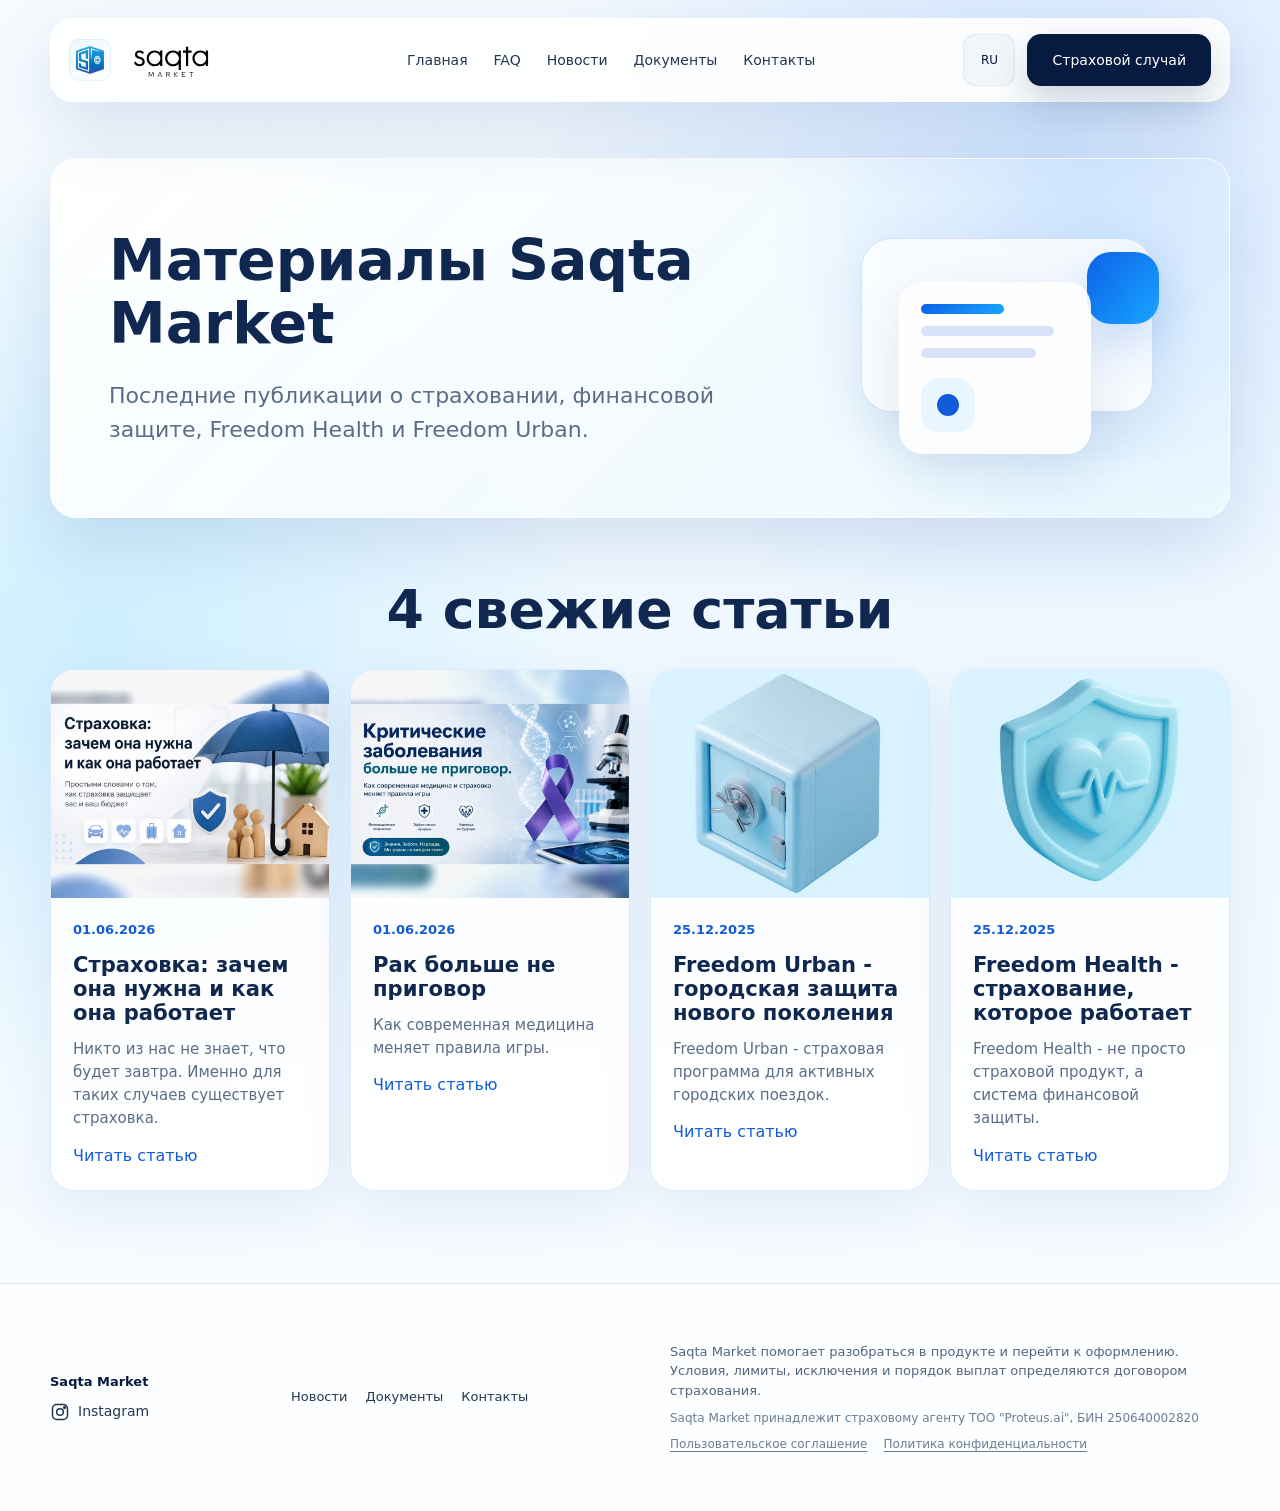
<file: news.html>
<!doctype html>
<html lang="ru">
  <head>
    <meta charset="utf-8" />
    <meta name="viewport" content="width=device-width, initial-scale=1" />
    <title>Новости | Saqta Market</title>
    <meta
      name="description"
      content="Последние новости и статьи Saqta Market о страховании, Freedom Health и Freedom Urban."
    />
    <link rel="icon" href="./assets/favicon.svg" type="image/svg+xml" />
    <link rel="icon" href="./assets/favicon.ico" sizes="any" />
    <link rel="apple-touch-icon" href="./assets/apple-touch-icon.png" />
    <link rel="stylesheet" href="./styles.css?v=20260623-news-full1" />
    <link rel="stylesheet" href="./claim.css?v=20260622-lang2" />
    <style>
      :root {
        --blue-950: #061b3f;
        --blue-800: #0b3f91;
        --blue-700: #135bd8;
        --blue-500: #1e7bff;
        --blue-100: #eaf6ff;
        --ink: #081a35;
        --muted: #5b6d86;
        --line: rgba(28, 91, 167, 0.14);
        --card: rgba(255, 255, 255, 0.88);
        --shadow: 0 24px 70px rgba(22, 70, 135, 0.14);
        --heading-color: #10284f;
        --heading-weight: 650;
        --heading-line: 1.1;
      }

      * {
        box-sizing: border-box;
      }

      body.news-page {
        margin: 0;
        background:
          radial-gradient(circle at 82% 10%, rgba(69, 144, 255, 0.2), transparent 32rem),
          radial-gradient(circle at 8% 42%, rgba(181, 232, 255, 0.58), transparent 30rem),
          linear-gradient(180deg, #f7fbff 0%, #eef8ff 48%, #f8fcff 100%);
        color: var(--ink);
        font-family:
          Inter, ui-sans-serif, system-ui, -apple-system, BlinkMacSystemFont, "Segoe UI", sans-serif;
      }

      body.news-page::before {
        content: "";
        position: fixed;
        inset: 0;
        z-index: -1;
        background-image:
          linear-gradient(rgba(28, 91, 167, 0.045) 1px, transparent 1px),
          linear-gradient(90deg, rgba(28, 91, 167, 0.045) 1px, transparent 1px);
        background-size: 54px 54px;
        mask-image: linear-gradient(to bottom, rgba(0, 0, 0, 0.36), transparent 78%);
      }

      .container {
        width: min(1180px, calc(100% - 40px));
        margin: 0 auto;
      }

      .site-header {
        position: sticky;
        top: 18px;
        left: auto;
        right: auto;
        z-index: 50;
        display: flex;
        justify-content: space-between;
        align-items: center;
        width: min(1180px, calc(100% - 40px));
        margin: 18px auto 0;
        padding: 14px 18px;
        gap: 22px;
        transform: none;
        border: 1px solid rgba(255, 255, 255, 0.78);
        border-radius: 22px;
        background: rgba(255, 255, 255, 0.88);
        box-shadow: var(--shadow);
        backdrop-filter: blur(22px);
      }

      .brand {
        gap: 12px;
        min-width: 190px;
      }

      .brand-mark {
        width: 42px;
        height: 42px;
        background: linear-gradient(145deg, #edf8ff, #ffffff);
        box-shadow: inset 0 0 0 1px rgba(19, 91, 216, 0.08);
      }

      .brand-wordmark {
        width: 96px;
        height: auto;
      }

      .header-nav {
        display: flex;
        align-items: center;
        justify-content: center;
        gap: 26px;
      }

      .header-nav a {
        color: #233853;
        font-weight: 500;
        letter-spacing: 0;
      }

      .header-nav a:hover {
        color: var(--blue-700);
      }

      .header-actions-main {
        gap: 12px;
      }

      .lang-switch {
        width: 52px;
        height: 52px;
        padding: 0;
        border: 0;
        background: #f2f6fb;
      }

      .lang-switch button {
        display: none;
      }

      .lang-switch button.is-active {
        display: grid;
        width: 52px;
        height: 52px;
        place-items: center;
        border: 1px solid rgba(8, 26, 53, 0.06);
        border-radius: 14px;
        background: #f2f6fb;
        color: var(--ink);
        font-weight: 500;
      }

      .claim-button {
        display: inline-flex;
        align-items: center;
        justify-content: center;
        min-height: 52px;
        padding: 0 24px;
        border: 1px solid transparent;
        border-radius: 14px;
        background: var(--blue-950);
        color: #fff;
        font-weight: 500;
        text-decoration: none;
        box-shadow: 0 16px 36px rgba(6, 27, 63, 0.18);
        transition:
          transform 180ms ease,
          box-shadow 180ms ease,
          border-color 180ms ease,
          background 180ms ease;
      }

      .claim-button:hover {
        transform: translateY(-2px);
      }

      .site-header .claim-button:hover,
      .site-header .claim-button:focus-visible {
        background: var(--blue-950);
        color: #ffffff;
      }

      .news-hero {
        padding: 56px 0 0;
        background: transparent;
      }

      .news-hero-card {
        display: grid;
        grid-template-columns: minmax(0, 1fr) 310px;
        gap: 44px;
        align-items: center;
        min-height: 360px;
        overflow: hidden;
        border: 1px solid rgba(255, 255, 255, 0.76);
        border-radius: 26px;
        background:
          radial-gradient(circle at 88% 16%, rgba(30, 123, 255, 0.16), transparent 20rem),
          linear-gradient(135deg, rgba(255, 255, 255, 0.96), rgba(234, 247, 255, 0.94));
        box-shadow: var(--shadow);
        padding: clamp(30px, 5vw, 58px);
      }

      .news-hero h1 {
        max-width: 700px;
        margin: 0;
        color: var(--heading-color);
        font-size: clamp(42px, 4.45vw, 58px);
        font-weight: var(--heading-weight);
        line-height: var(--heading-line);
        letter-spacing: 0;
      }

      .news-hero p {
        max-width: 660px;
        margin: 24px 0 0;
        color: var(--muted);
        font-size: clamp(18px, 1.6vw, 23px);
        font-weight: 400;
        line-height: 1.55;
      }

      .news-visual {
        position: relative;
        min-height: 220px;
      }

      .news-visual::before,
      .news-visual::after,
      .news-stack {
        position: absolute;
        content: "";
      }

      .news-visual::before {
        inset: 10px 18px 36px 0;
        border: 1px solid rgba(19, 91, 216, 0.16);
        border-radius: 30px;
        background: rgba(255, 255, 255, 0.76);
        box-shadow: 0 18px 52px rgba(22, 70, 135, 0.1);
      }

      .news-visual::after {
        right: 12px;
        top: 24px;
        width: 72px;
        height: 72px;
        border-radius: 24px;
        background: linear-gradient(135deg, #0d62e8, #18a5ff);
        box-shadow: 0 20px 46px rgba(19, 91, 216, 0.2);
      }

      .news-stack {
        z-index: 2;
        top: 54px;
        left: 38px;
        width: 192px;
        padding: 22px;
        border-radius: 24px;
        background: rgba(255, 255, 255, 0.9);
        box-shadow: 0 18px 52px rgba(22, 70, 135, 0.12);
      }

      .news-stack span {
        display: block;
        height: 10px;
        margin-bottom: 12px;
        border-radius: 999px;
        background: rgba(19, 91, 216, 0.16);
      }

      .news-stack span:first-child {
        width: 56%;
        background: linear-gradient(135deg, #0d62e8, #18a5ff);
      }

      .news-stack span:nth-child(2) {
        width: 90%;
      }

      .news-stack span:nth-child(3) {
        width: 78%;
      }

      .news-stack i {
        display: grid;
        width: 54px;
        height: 54px;
        margin-top: 20px;
        place-items: center;
        border-radius: 18px;
        background: var(--blue-100);
      }

      .news-stack i::before {
        content: "";
        width: 22px;
        height: 22px;
        border-radius: 50%;
        background: var(--blue-700);
      }

      .news-section {
        padding: 62px 0 92px;
        background: transparent;
      }

      .news-section-heading {
        display: grid;
        place-items: center;
        margin-bottom: 30px;
        text-align: center;
      }

      .news-section-heading h2 {
        margin: 0;
        color: var(--heading-color);
        font-size: clamp(38px, 4.2vw, 54px);
        font-weight: var(--heading-weight);
        line-height: var(--heading-line);
      }

      .news-grid {
        display: grid;
        grid-template-columns: repeat(4, minmax(0, 1fr));
        gap: 20px;
      }

      .news-card {
        overflow: hidden;
        border: 1px solid rgba(37, 115, 217, 0.14);
        border-radius: 24px;
        background: rgba(255, 255, 255, 0.86);
        box-shadow: 0 18px 54px rgba(22, 70, 135, 0.08);
      }

      .news-image {
        display: block;
        aspect-ratio: 1.22;
        overflow: hidden;
        background: #dff1ff;
      }

      .news-image picture,
      .news-image img {
        width: 100%;
        height: 100%;
      }

      .news-image picture {
        display: block;
      }

      .news-image img {
        display: block;
        object-fit: cover;
        transition:
          transform 220ms ease,
          filter 220ms ease;
      }

      .news-card:hover .news-image img {
        transform: scale(1.035);
        filter: saturate(1.04);
      }

      .news-content {
        display: grid;
        align-content: start;
        gap: 13px;
        padding: 22px;
      }

      .news-date {
        color: var(--blue-700);
        font-size: 13px;
        font-weight: 650;
      }

      .news-card h2 {
        margin: 0;
        color: var(--heading-color);
        font-size: clamp(20px, 1.65vw, 25px);
        font-weight: var(--heading-weight);
        line-height: 1.14;
      }

      .news-card p {
        margin: 0;
        color: var(--muted);
        font-size: 15px;
        line-height: 1.55;
      }

      .news-link {
        color: var(--blue-700);
        font-weight: 500;
        text-decoration: none;
      }

      .news-link:hover {
        color: var(--blue-800);
      }

      .article-modal {
        background: rgba(8, 21, 38, 0.46);
        backdrop-filter: blur(12px);
      }

      .article-dialog {
        border: 1px solid rgba(255, 255, 255, 0.8);
        border-radius: 26px;
        box-shadow: 0 26px 90px rgba(7, 21, 42, 0.26);
      }

      .article-close {
        background: var(--blue-100);
        color: var(--blue-700);
      }

      .article-date {
        color: var(--blue-700);
        font-weight: 650;
      }

      .article-dialog h2 {
        color: var(--heading-color);
        font-weight: var(--heading-weight);
      }

      .article-body {
        color: var(--muted);
        font-weight: 400;
      }

      .article-body h3 {
        color: var(--heading-color);
        font-weight: var(--heading-weight);
      }

      .site-footer {
        border-top: 1px solid var(--line);
        background: rgba(255, 255, 255, 0.72);
        color: #53657d;
      }

      .footer-layout {
        display: flex;
        justify-content: space-between;
        align-items: center;
        gap: 28px;
        padding: 30px 0;
      }

      .footer-layout strong {
        color: var(--blue-950);
      }

      .footer-brand {
        display: grid;
        gap: 10px;
      }

      .footer-social {
        display: inline-flex;
        align-items: center;
        gap: 8px;
        color: #233853;
        font-size: 14px;
        font-weight: 500;
      }

      .footer-social svg {
        width: 20px;
        height: 20px;
        fill: none;
        stroke: currentColor;
        stroke-width: 1.8;
      }

      .footer-nav {
        display: flex;
        flex-wrap: wrap;
        gap: 18px;
        color: #233853;
        font-weight: 500;
      }

      .footer-nav a:hover {
        color: var(--blue-700);
      }

      .footer-layout > span {
        max-width: 560px;
      }

      .footer-legal {
        display: flex;
        flex-wrap: wrap;
        gap: 10px 16px;
        margin-top: 10px;
        color: #6b7d92;
        font-size: 12px;
        line-height: 1.35;
      }

      .footer-legal a {
        text-decoration: underline;
        text-underline-offset: 3px;
      }

      @media (max-width: 1120px) {
        .news-grid {
          grid-template-columns: repeat(2, minmax(0, 1fr));
        }
      }

      @media (max-width: 980px) {
        .site-header {
          top: 10px;
          width: min(100% - 24px, 760px);
          padding: 10px 12px;
          border-radius: 16px;
        }

        .brand {
          min-width: 0;
        }

        .brand-wordmark {
          width: 82px;
        }

        .menu-toggle {
          display: inline-flex;
        }

        .header-nav {
          position: absolute;
          left: 12px;
          right: 12px;
          top: calc(100% + 10px);
          display: none;
          padding: 14px;
          border: 1px solid var(--line);
          border-radius: 16px;
          background: rgba(255, 255, 255, 0.96);
          box-shadow: var(--shadow);
        }

        .site-header.is-menu-open .header-nav {
          display: grid;
        }

        .header-actions-main .claim-button {
          display: none;
        }

        .lang-switch,
        .lang-switch button.is-active {
          width: 46px;
          height: 46px;
          border-radius: 13px;
        }

        .news-hero-card {
          grid-template-columns: 1fr;
        }

        .news-visual {
          order: -1;
          min-height: 190px;
        }
      }

      @media (max-width: 640px) {
        .container {
          width: calc(100% - 24px);
        }

        .news-hero {
          padding-top: 34px;
        }

        .news-hero-card {
          min-height: auto;
          border-radius: 22px;
          padding: 24px;
        }

        .news-hero h1 {
          font-size: clamp(31px, 9.1vw, 38px);
          line-height: 1.08;
        }

        .news-hero p {
          font-size: 18px;
        }

        .news-section {
          padding: 36px 0 68px;
        }

        .news-grid {
          grid-template-columns: 1fr;
        }

        .news-content {
          padding: 22px;
        }

        .footer-layout {
          display: grid;
        }
      }
    </style>
    <!-- Meta Pixel Code -->
    <script>
      !(function (f, b, e, v, n, t, s) {
        if (f.fbq) return;
        n = f.fbq = function () {
          n.callMethod ? n.callMethod.apply(n, arguments) : n.queue.push(arguments);
        };
        if (!f._fbq) f._fbq = n;
        n.push = n;
        n.loaded = !0;
        n.version = "2.0";
        n.queue = [];
        t = b.createElement(e);
        t.async = !0;
        t.src = v;
        s = b.getElementsByTagName(e)[0];
        s.parentNode.insertBefore(t, s);
      })(window, document, "script", "https://connect.facebook.net/en_US/fbevents.js");
      fbq("init", "1537330634792279");
      fbq("track", "PageView");
    </script>
    <noscript>
      <img
        height="1"
        width="1"
        style="display: none"
        src="https://www.facebook.com/tr?id=1537330634792279&ev=PageView&noscript=1"
        alt=""
      />
    </noscript>
    <!-- End Meta Pixel Code -->
  </head>
  <body class="news-page">
    <header class="site-header">
      <a class="brand" href="./index.html" aria-label="Saqta Market">
        <span class="brand-mark"><img src="./assets/saqta-mark.svg" alt="" /></span>
        <img class="brand-wordmark" src="./assets/saqta-wordmark.svg" alt="Saqta Market" />
      </a>
      <button class="menu-toggle" type="button" data-menu-toggle aria-label="Открыть меню" aria-expanded="false">
        <span></span>
      </button>
      <nav class="header-nav" aria-label="Основная навигация">
        <a href="./index.html">Главная</a>
        <a href="./index.html#faq">FAQ</a>
        <a href="./news.html">Новости</a>
        <a href="./documents.html">Документы</a>
        <a href="./contact.html">Контакты</a>
        <button
          class="claim-button menu-claim-button"
          type="button"
          data-claim-open
          data-analytics-event="claim_open_click"
          data-analytics-location="mobile_menu"
        >
          Страховой случай
        </button>
      </nav>
      <div class="header-actions-main">
        <div class="lang-switch" aria-label="Выбор языка">
          <button type="button" data-lang="ru">RU</button>
          <button type="button" data-lang="kz">KZ</button>
        </div>
        <button
          class="claim-button"
          type="button"
          data-claim-open
          data-analytics-event="claim_open_click"
          data-analytics-location="header"
        >
          Страховой случай
        </button>
      </div>
    </header>

    <main id="top">
      <section class="news-hero">
        <div class="container news-hero-card">
          <div class="news-hero-copy">
            <h1>Материалы Saqta Market</h1>
            <p>
              Последние публикации о страховании, финансовой защите, Freedom Health и Freedom Urban.
            </p>
          </div>
          <div class="news-visual" aria-hidden="true">
            <div class="news-stack">
              <span></span>
              <span></span>
              <span></span>
              <i></i>
            </div>
          </div>
        </div>
      </section>

      <section class="news-section">
        <div class="container">
          <div class="news-section-heading">
            <h2>4 свежие статьи</h2>
          </div>

          <div class="news-grid">
            <article class="news-card">
              <a
                class="news-image"
                href="https://saqta-market.kz/tpost/disf35lvy1-strahovka-zachem-ona-nuzhna-i-kak-ona-ra"
                data-news-open="insurance"
              >
                <picture>
                  <source srcset="./assets/news/insurance-how-it-works-card.webp" type="image/webp" />
                  <img
                    src="./assets/news/insurance-how-it-works-card.png"
                    alt=""
                    width="1000"
                    height="800"
                    loading="lazy"
                    decoding="async"
                  />
                </picture>
              </a>
              <div class="news-content">
                <span class="news-date">01.06.2026</span>
                <h2>Страховка: зачем она нужна и как она работает</h2>
                <p>
                  Никто из нас не знает, что будет завтра. Именно для таких случаев существует
                  страховка.
                </p>
                <a
                  class="news-link"
                  href="https://saqta-market.kz/tpost/disf35lvy1-strahovka-zachem-ona-nuzhna-i-kak-ona-ra"
                  data-news-open="insurance"
                >
                  Читать статью
                </a>
              </div>
            </article>

            <article class="news-card">
              <a
                class="news-image"
                href="https://saqta-market.kz/tpost/1z8jcsytb1-rak-bolshe-ne-prigovor"
                data-news-open="cancer"
              >
                <picture>
                  <source srcset="./assets/news/cancer-not-a-sentence-card.webp" type="image/webp" />
                  <img
                    src="./assets/news/cancer-not-a-sentence-card.png"
                    alt=""
                    width="1000"
                    height="800"
                    loading="lazy"
                    decoding="async"
                  />
                </picture>
              </a>
              <div class="news-content">
                <span class="news-date">01.06.2026</span>
                <h2>Рак больше не приговор</h2>
                <p>Как современная медицина меняет правила игры.</p>
                <a
                  class="news-link"
                  href="https://saqta-market.kz/tpost/1z8jcsytb1-rak-bolshe-ne-prigovor"
                  data-news-open="cancer"
                >
                  Читать статью
                </a>
              </div>
            </article>

            <article class="news-card">
              <a
                class="news-image"
                href="https://saqta-market.kz/tpost/749lcig7g1-freedom-urban-gorodskaya-zaschita-novogo"
                data-news-open="urban"
              >
                <picture>
                  <source srcset="./assets/news/freedom-urban-protection.webp" type="image/webp" />
                  <img
                    src="./assets/news/freedom-urban-protection.png"
                    alt=""
                    width="938"
                    height="416"
                    loading="lazy"
                    decoding="async"
                  />
                </picture>
              </a>
              <div class="news-content">
                <span class="news-date">25.12.2025</span>
                <h2>Freedom Urban - городская защита нового поколения</h2>
                <p>Freedom Urban - страховая программа для активных городских поездок.</p>
                <a
                  class="news-link"
                  href="https://saqta-market.kz/tpost/749lcig7g1-freedom-urban-gorodskaya-zaschita-novogo"
                  data-news-open="urban"
                >
                  Читать статью
                </a>
              </div>
            </article>

            <article class="news-card">
              <a
                class="news-image"
                href="https://saqta-market.kz/tpost/szcg9fit11-freedom-health-strahovanie-kotoroe-rabot"
                data-news-open="health"
              >
                <picture>
                  <source srcset="./assets/news/freedom-health-works.webp" type="image/webp" />
                  <img
                    src="./assets/news/freedom-health-works.png"
                    alt=""
                    width="938"
                    height="416"
                    loading="lazy"
                    decoding="async"
                  />
                </picture>
              </a>
              <div class="news-content">
                <span class="news-date">25.12.2025</span>
                <h2>Freedom Health - страхование, которое работает</h2>
                <p>Freedom Health - не просто страховой продукт, а система финансовой защиты.</p>
                <a
                  class="news-link"
                  href="https://saqta-market.kz/tpost/szcg9fit11-freedom-health-strahovanie-kotoroe-rabot"
                  data-news-open="health"
                >
                  Читать статью
                </a>
              </div>
            </article>
          </div>
        </div>
      </section>
    </main>

    <footer class="site-footer">
      <div class="container footer-layout">
        <div class="footer-brand">
          <strong>Saqta Market</strong>
          <a
            class="footer-social"
            href="https://www.instagram.com/saqta_market.kz/"
            target="_blank"
            rel="noopener"
            aria-label="Instagram Saqta Market"
          >
            <svg viewBox="0 0 24 24" aria-hidden="true">
              <rect x="3" y="3" width="18" height="18" rx="5" />
              <circle cx="12" cy="12" r="4" />
              <circle cx="17.5" cy="6.5" r="1" />
            </svg>
            <span>Instagram</span>
          </a>
        </div>
        <nav class="footer-nav" aria-label="Дополнительная навигация">
          <a href="./news.html" aria-current="page">Новости</a>
          <a href="./documents.html">Документы</a>
          <a href="./contact.html">Контакты</a>
        </nav>
        <span>
          Saqta Market помогает разобраться в продукте и перейти к оформлению. Условия, лимиты,
          исключения и порядок выплат определяются договором страхования.
          <small class="footer-legal">
            <span>Saqta Market принадлежит страховому агенту ТОО "Proteus.ai", БИН 250640002820</span>
            <a href="./assets/documents/user-agreement.pdf" target="_blank" rel="noopener">Пользовательское соглашение</a>
            <a href="./assets/documents/confidentiality-policy.pdf" target="_blank" rel="noopener">Политика конфиденциальности</a>
          </small>
        </span>
      </div>
    </footer>

    <div class="article-modal" data-article-modal aria-hidden="true" role="dialog" aria-modal="true" aria-labelledby="articleTitle">
      <div class="article-dialog">
        <button class="article-close" type="button" data-article-close aria-label="Закрыть">×</button>
        <span class="article-date" data-article-date></span>
        <h2 id="articleTitle" data-article-title></h2>
        <div class="article-body" data-article-body></div>
      </div>
    </div>

    <div class="claim-modal" data-claim-modal aria-hidden="true" role="dialog" aria-modal="true" aria-labelledby="claimTitle">
      <div class="claim-dialog">
        <button class="claim-close" type="button" data-claim-close aria-label="Закрыть">×</button>
        <p class="claim-kicker">Страховой случай</p>
        <h2 id="claimTitle">Контакт-центр Freedom Life</h2>
        <a
          class="claim-call"
          href="tel:7775"
          data-analytics-event="claim_phone_click"
          data-analytics-phone="7775"
          data-analytics-location="claim_modal"
        >7775</a>
        <p class="claim-note">С любого номера в Казахстане бесплатно.</p>
      </div>
    </div>

    <script src="./i18n.js?v=20260724-doc-title1" defer></script>
    <script src="./claim.js?v=20260622-i18n" defer></script>
    <script src="./news-script.js?v=20260623-full1" defer></script>
    <script src="https://cdn.pulse.is/livechat/loader.js" data-live-chat-id="69b15ed7c7996d839904998b" async></script>
  </body>
</html>
</file>
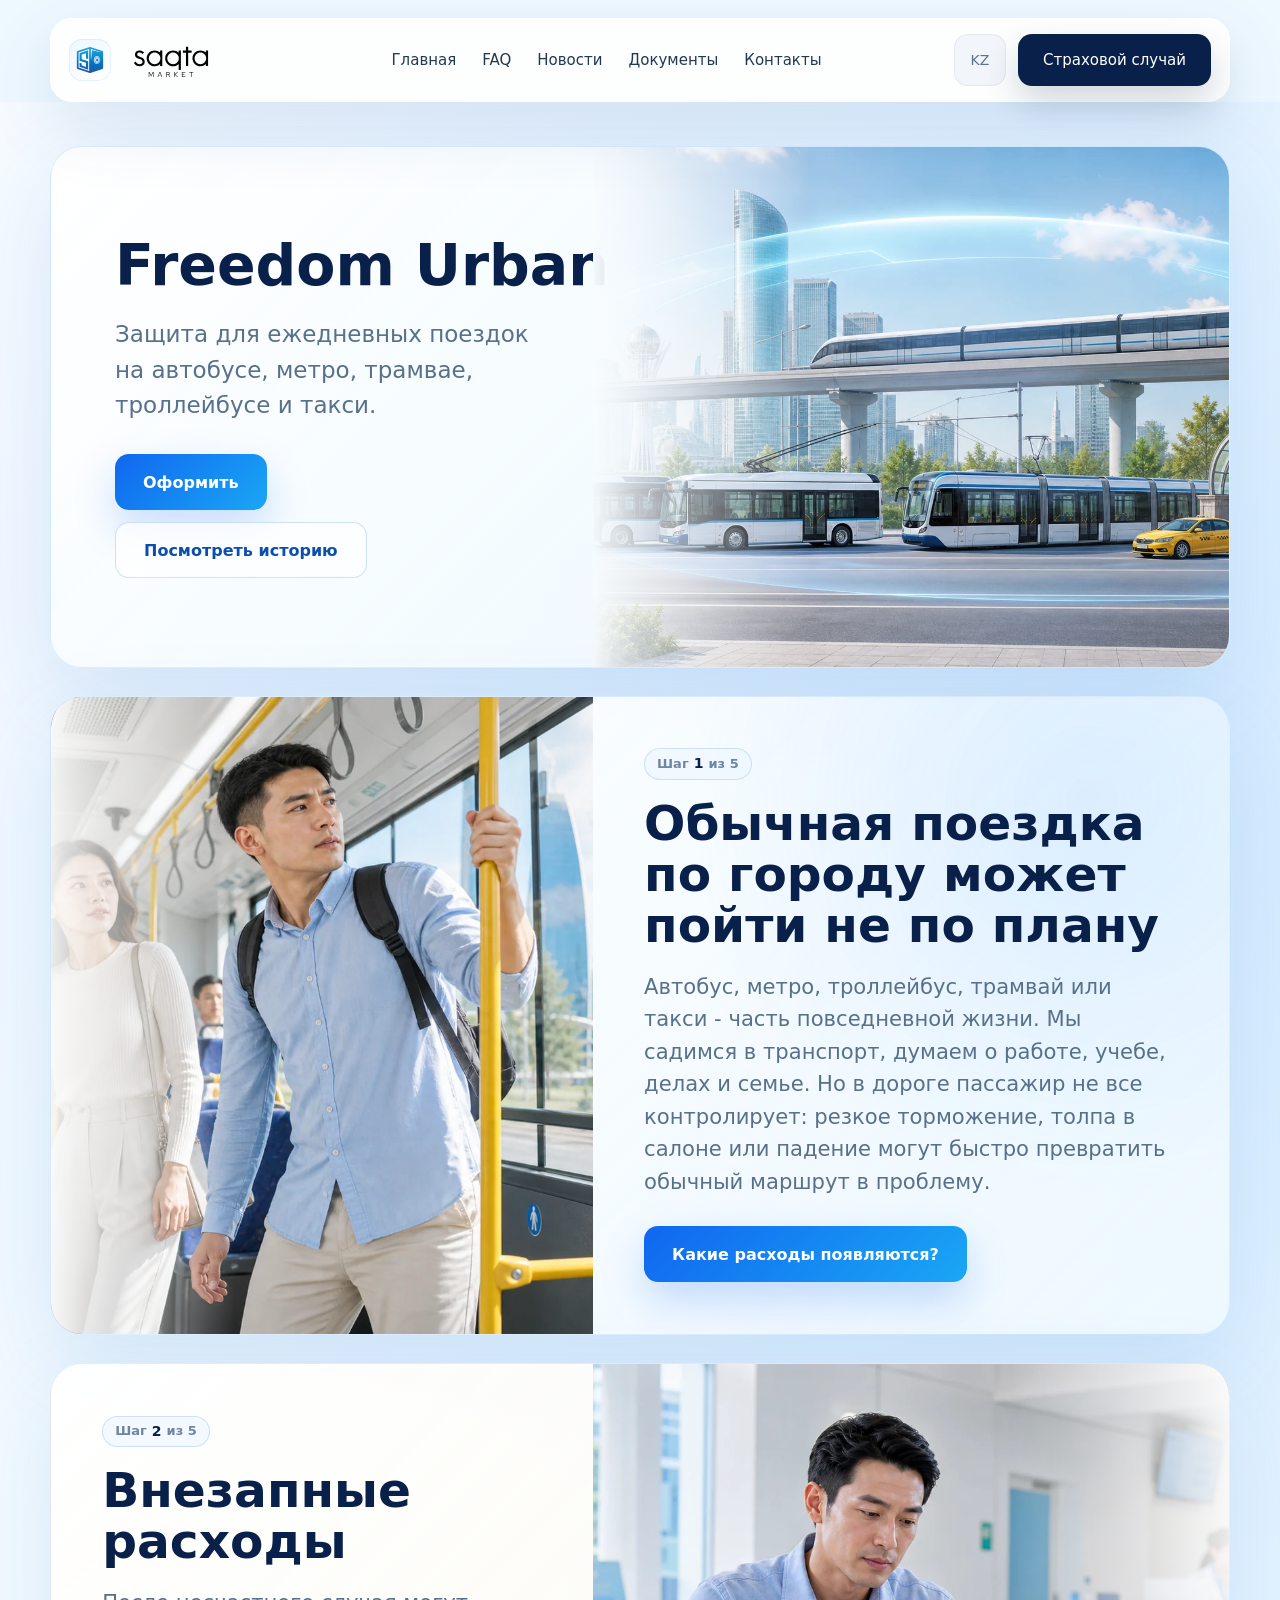
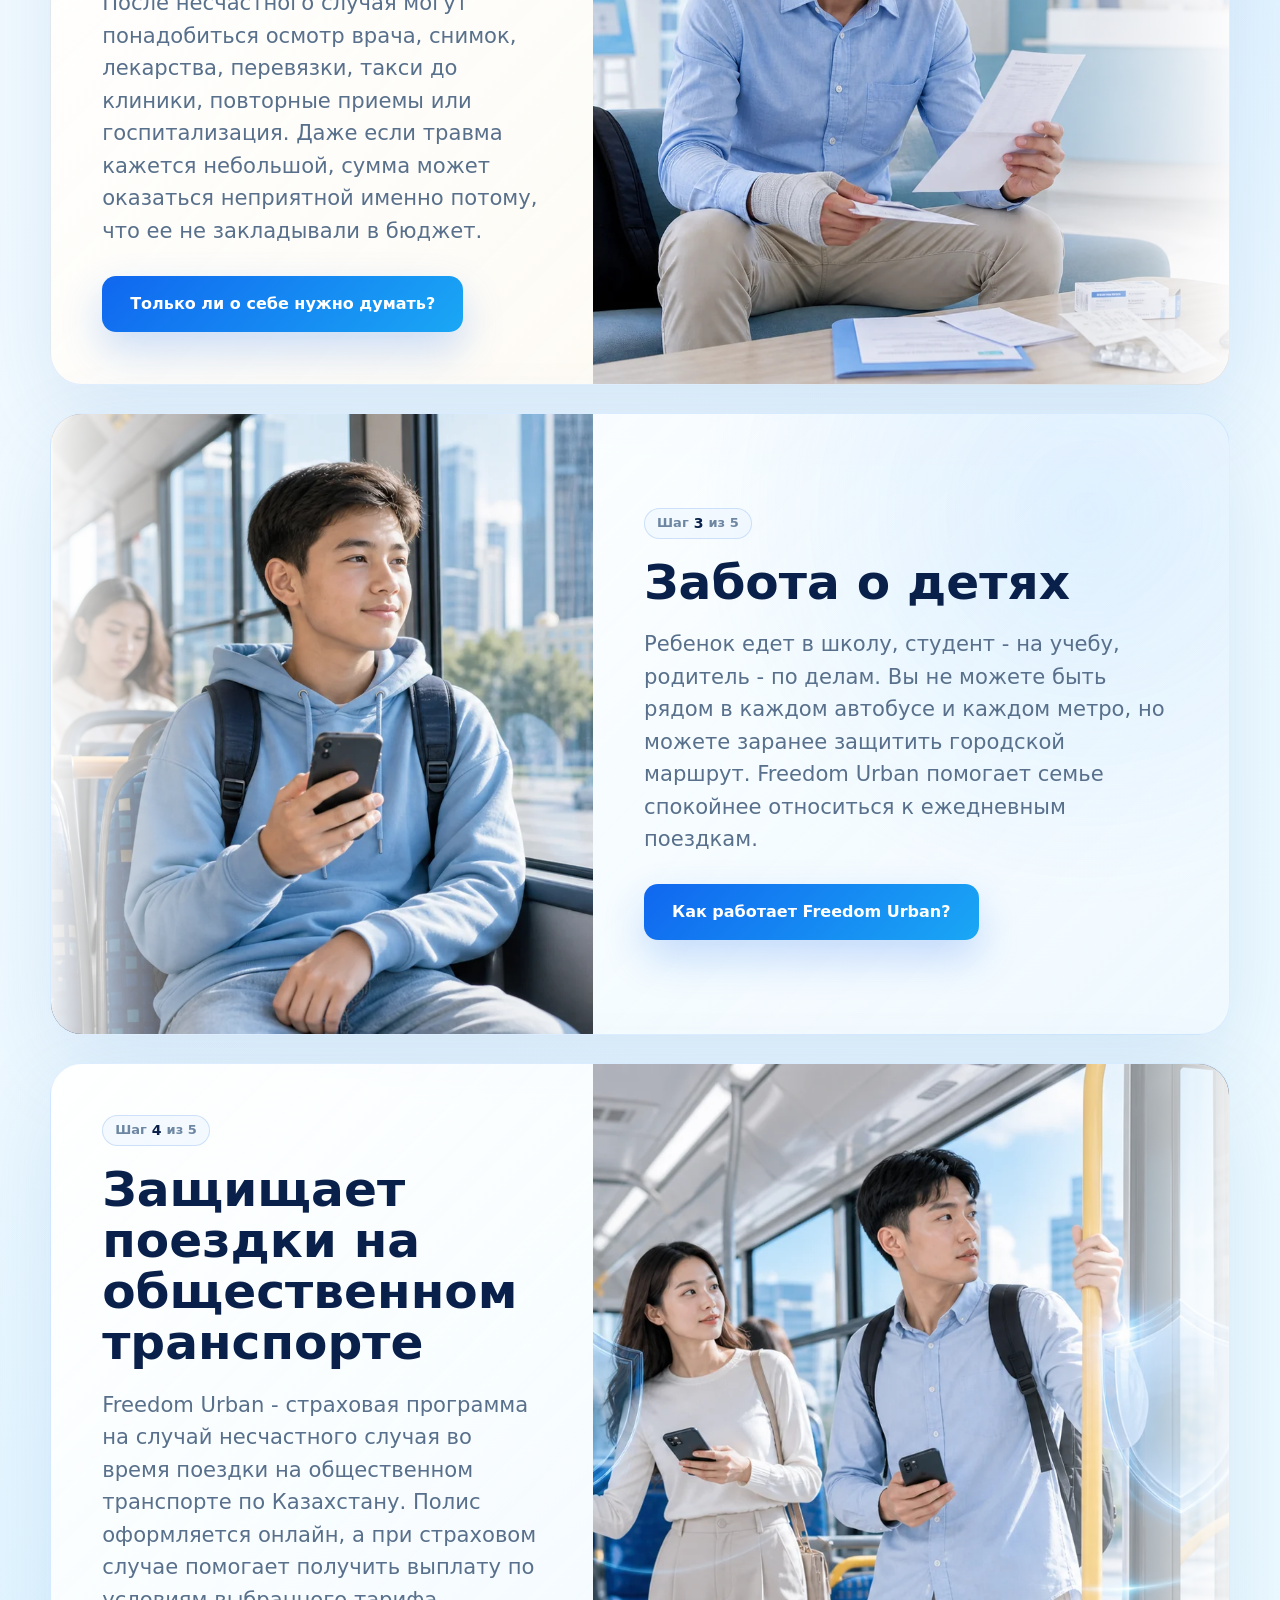
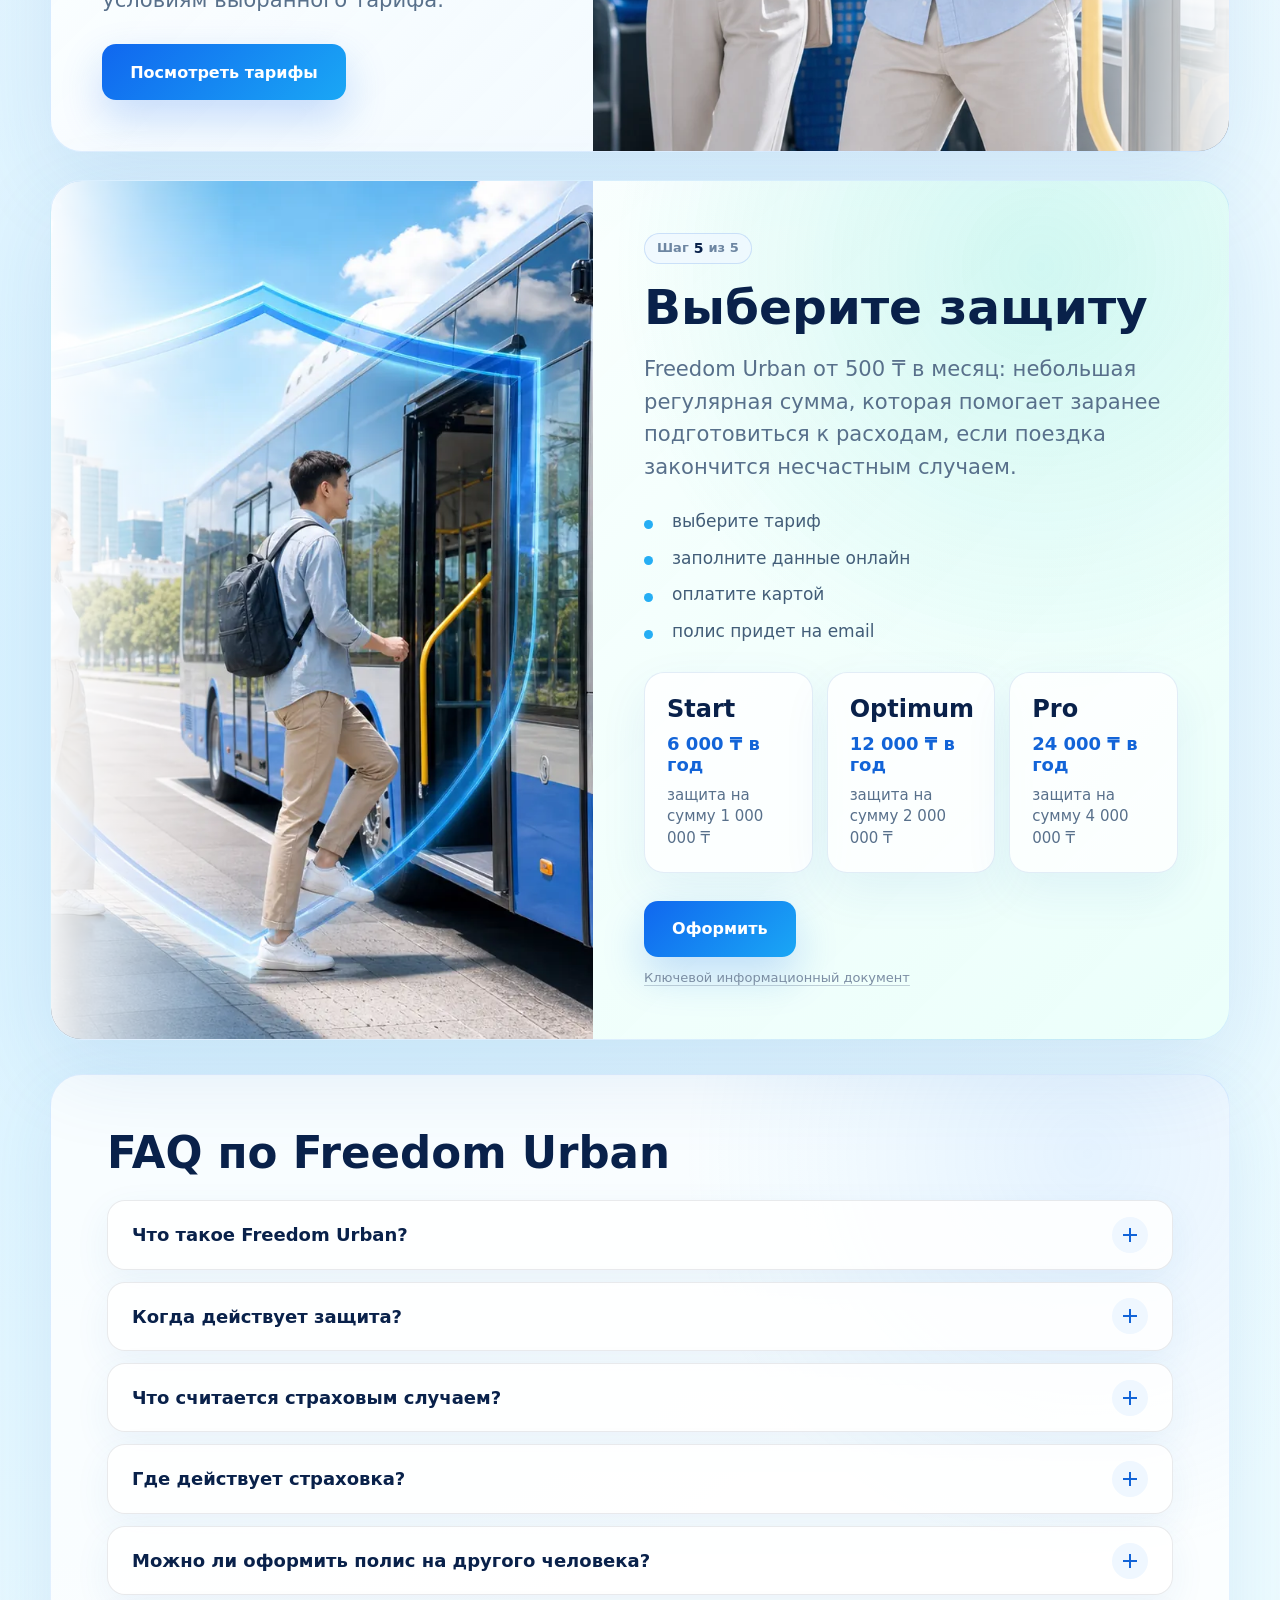
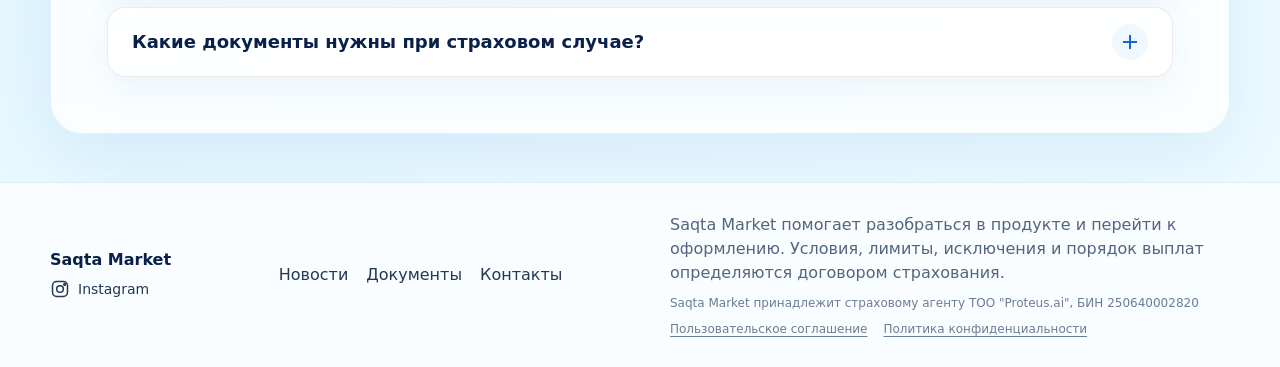
<file: urban-v2.html>
<!doctype html>
<html lang="ru">
  <head>
    <!-- Google Tag Manager -->
    <script>
      (function (w, d, s, l, i) {
        w[l] = w[l] || [];
        w[l].push({ "gtm.start": new Date().getTime(), event: "gtm.js" });
        var f = d.getElementsByTagName(s)[0],
          j = d.createElement(s),
          dl = l != "dataLayer" ? "&l=" + l : "";
        j.async = true;
        j.src = "https://www.googletagmanager.com/gtm.js?id=" + i + dl;
        f.parentNode.insertBefore(j, f);
      })(window, document, "script", "dataLayer", "GTM-NXD5B2FM");
    </script>
    <!-- End Google Tag Manager -->
    <meta charset="utf-8" />
    <meta name="viewport" content="width=device-width, initial-scale=1" />
    <title>Freedom Urban | Saqta Market</title>
    <meta
      name="description"
      content="Freedom Urban помогает заранее защитить поездки на общественном транспорте от непредвиденных расходов."
    />
    <link rel="icon" href="./assets/favicon.svg" type="image/svg+xml" />
    <link rel="icon" href="./assets/favicon.ico" sizes="any" />
    <link rel="apple-touch-icon" href="./assets/apple-touch-icon.png" />
    <link rel="stylesheet" href="./urban-v2-styles.css?v=20260723-kid-muted1" />
    <link rel="stylesheet" href="./claim.css?v=20260622-lang2" />
    <!-- Meta Pixel Code -->
    <script>
      !(function (f, b, e, v, n, t, s) {
        if (f.fbq) return;
        n = f.fbq = function () {
          n.callMethod ? n.callMethod.apply(n, arguments) : n.queue.push(arguments);
        };
        if (!f._fbq) f._fbq = n;
        n.push = n;
        n.loaded = !0;
        n.version = "2.0";
        n.queue = [];
        t = b.createElement(e);
        t.async = !0;
        t.src = v;
        s = b.getElementsByTagName(e)[0];
        s.parentNode.insertBefore(t, s);
      })(window, document, "script", "https://connect.facebook.net/en_US/fbevents.js");
      fbq("init", "1537330634792279");
      fbq("track", "PageView");
    </script>
    <noscript>
      <img
        height="1"
        width="1"
        style="display: none"
        src="https://www.facebook.com/tr?id=1537330634792279&ev=PageView&noscript=1"
        alt=""
      />
    </noscript>
    <!-- End Meta Pixel Code -->
  </head>
  <body class="product-page" data-product="urban">
    <!-- Google Tag Manager (noscript) -->
    <noscript>
      <iframe
        src="https://www.googletagmanager.com/ns.html?id=GTM-NXD5B2FM"
        height="0"
        width="0"
        style="display: none; visibility: hidden"
      ></iframe>
    </noscript>
    <!-- End Google Tag Manager (noscript) -->
    <header class="site-header urban-site-header">
      <a class="brand" href="./index.html" aria-label="Saqta Market">
        <span class="brand-mark"><img src="./assets/saqta-mark.svg" alt="" /></span>
        <img class="brand-wordmark" src="./assets/saqta-wordmark.svg" alt="Saqta Market" />
      </a>
      <button class="menu-toggle" type="button" data-menu-toggle aria-label="Открыть меню" aria-expanded="false">
        <span></span>
      </button>
      <nav class="header-nav" aria-label="Основная навигация">
        <a href="./index.html">Главная</a>
        <a href="#faq">FAQ</a>
        <a href="./news.html">Новости</a>
        <a href="./documents.html">Документы</a>
        <a href="./contact.html">Контакты</a>
        <button
          class="claim-button menu-claim-button"
          type="button"
          data-claim-open
          data-analytics-event="claim_open_click"
          data-analytics-product="urban"
          data-analytics-location="mobile_menu"
        >
          Страховой случай
        </button>
      </nav>
      <div class="header-actions-main">
        <div class="lang-switch" aria-label="Выбор языка">
          <button type="button" data-lang="ru">RU</button>
          <button type="button" data-lang="kz">KZ</button>
        </div>
        <button
          class="claim-button"
          type="button"
          data-claim-open
          data-analytics-event="claim_open_click"
          data-analytics-product="urban"
          data-analytics-location="header"
        >
          Страховой случай
        </button>
      </div>
    </header>

    <main class="urban-lite-page" id="urbanRoot"></main>

    <footer class="site-footer">
      <div class="footer-layout">
        <div class="footer-brand">
          <strong>Saqta Market</strong>
          <a
            class="footer-social"
            href="https://www.instagram.com/saqta_market.kz/"
            target="_blank"
            rel="noopener"
            aria-label="Instagram Saqta Market"
          >
            <svg viewBox="0 0 24 24" aria-hidden="true">
              <rect x="3" y="3" width="18" height="18" rx="5" />
              <circle cx="12" cy="12" r="4" />
              <circle cx="17.5" cy="6.5" r="1" />
            </svg>
            <span>Instagram</span>
          </a>
        </div>
        <nav class="footer-nav" aria-label="Дополнительная навигация">
          <a href="./news.html">Новости</a>
          <a href="./documents.html">Документы</a>
          <a href="./contact.html">Контакты</a>
        </nav>
        <span>
          Saqta Market помогает разобраться в продукте и перейти к оформлению. Условия, лимиты,
          исключения и порядок выплат определяются договором страхования.
          <small class="footer-legal">
            <span>Saqta Market принадлежит страховому агенту ТОО "Proteus.ai", БИН 250640002820</span>
            <a href="./assets/documents/user-agreement.pdf" target="_blank" rel="noopener">Пользовательское соглашение</a>
            <a href="./assets/documents/confidentiality-policy.pdf" target="_blank" rel="noopener">Политика конфиденциальности</a>
          </small>
        </span>
      </div>
    </footer>

    <div class="claim-modal" data-claim-modal aria-hidden="true" role="dialog" aria-modal="true" aria-labelledby="claimTitle">
      <div class="claim-dialog">
        <button class="claim-close" type="button" data-claim-close aria-label="Закрыть">×</button>
        <p class="claim-kicker">Страховой случай</p>
        <h2 id="claimTitle">Контакт-центр Freedom Life</h2>
        <a
          class="claim-call"
          href="tel:7775"
          data-analytics-event="claim_phone_click"
          data-analytics-product="urban"
          data-analytics-location="claim_modal"
        >
          7775
        </a>
        <p class="claim-note">С любого номера в Казахстане бесплатно.</p>
      </div>
    </div>

    <script src="./i18n.js?v=20260724-doc-title1" defer></script>
    <script src="./analytics.js?v=20260625-gtm1" defer></script>
    <script src="./claim.js?v=20260622-i18n" defer></script>
    <script src="./urban-v2-script.js?v=20260728-hero-analytics1" defer></script>
    <script src="https://cdn.pulse.is/livechat/loader.js" data-live-chat-id="69b15ed7c7996d839904998b" async></script>
  </body>
</html>
</file>
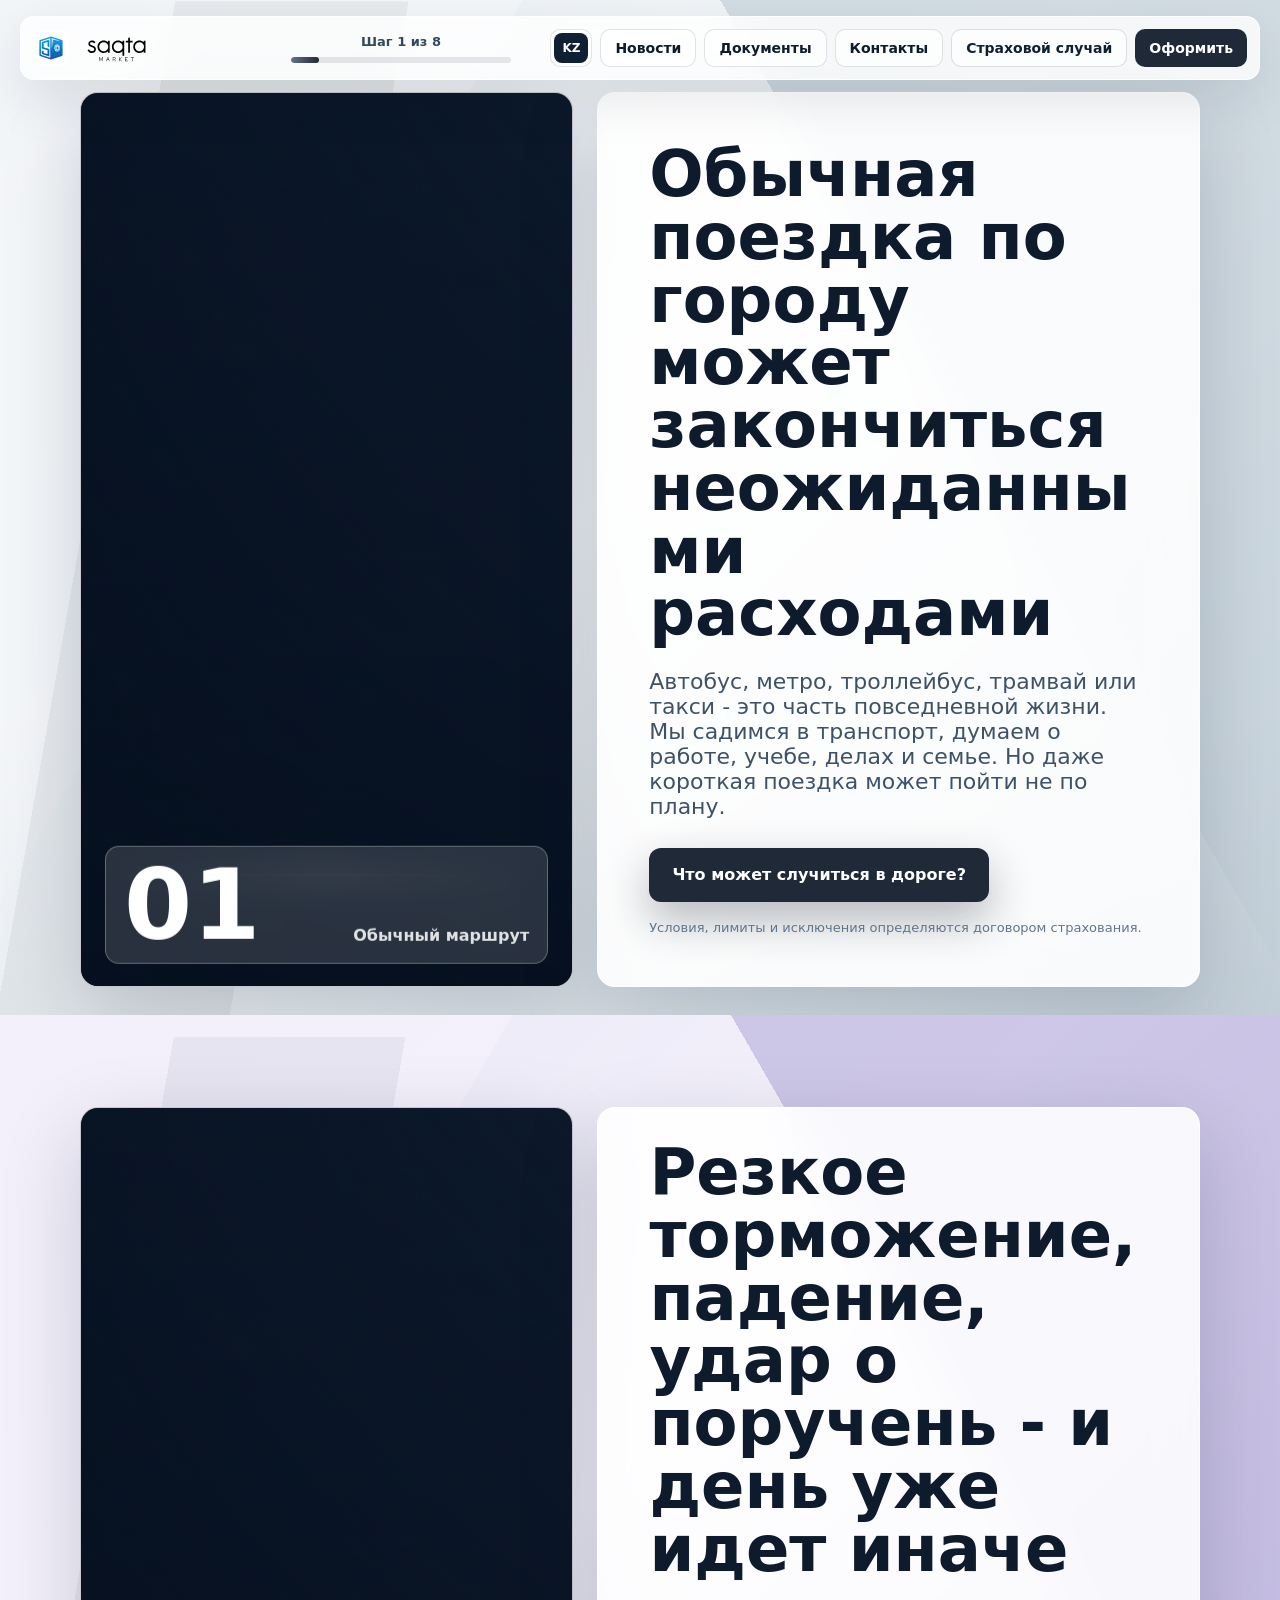
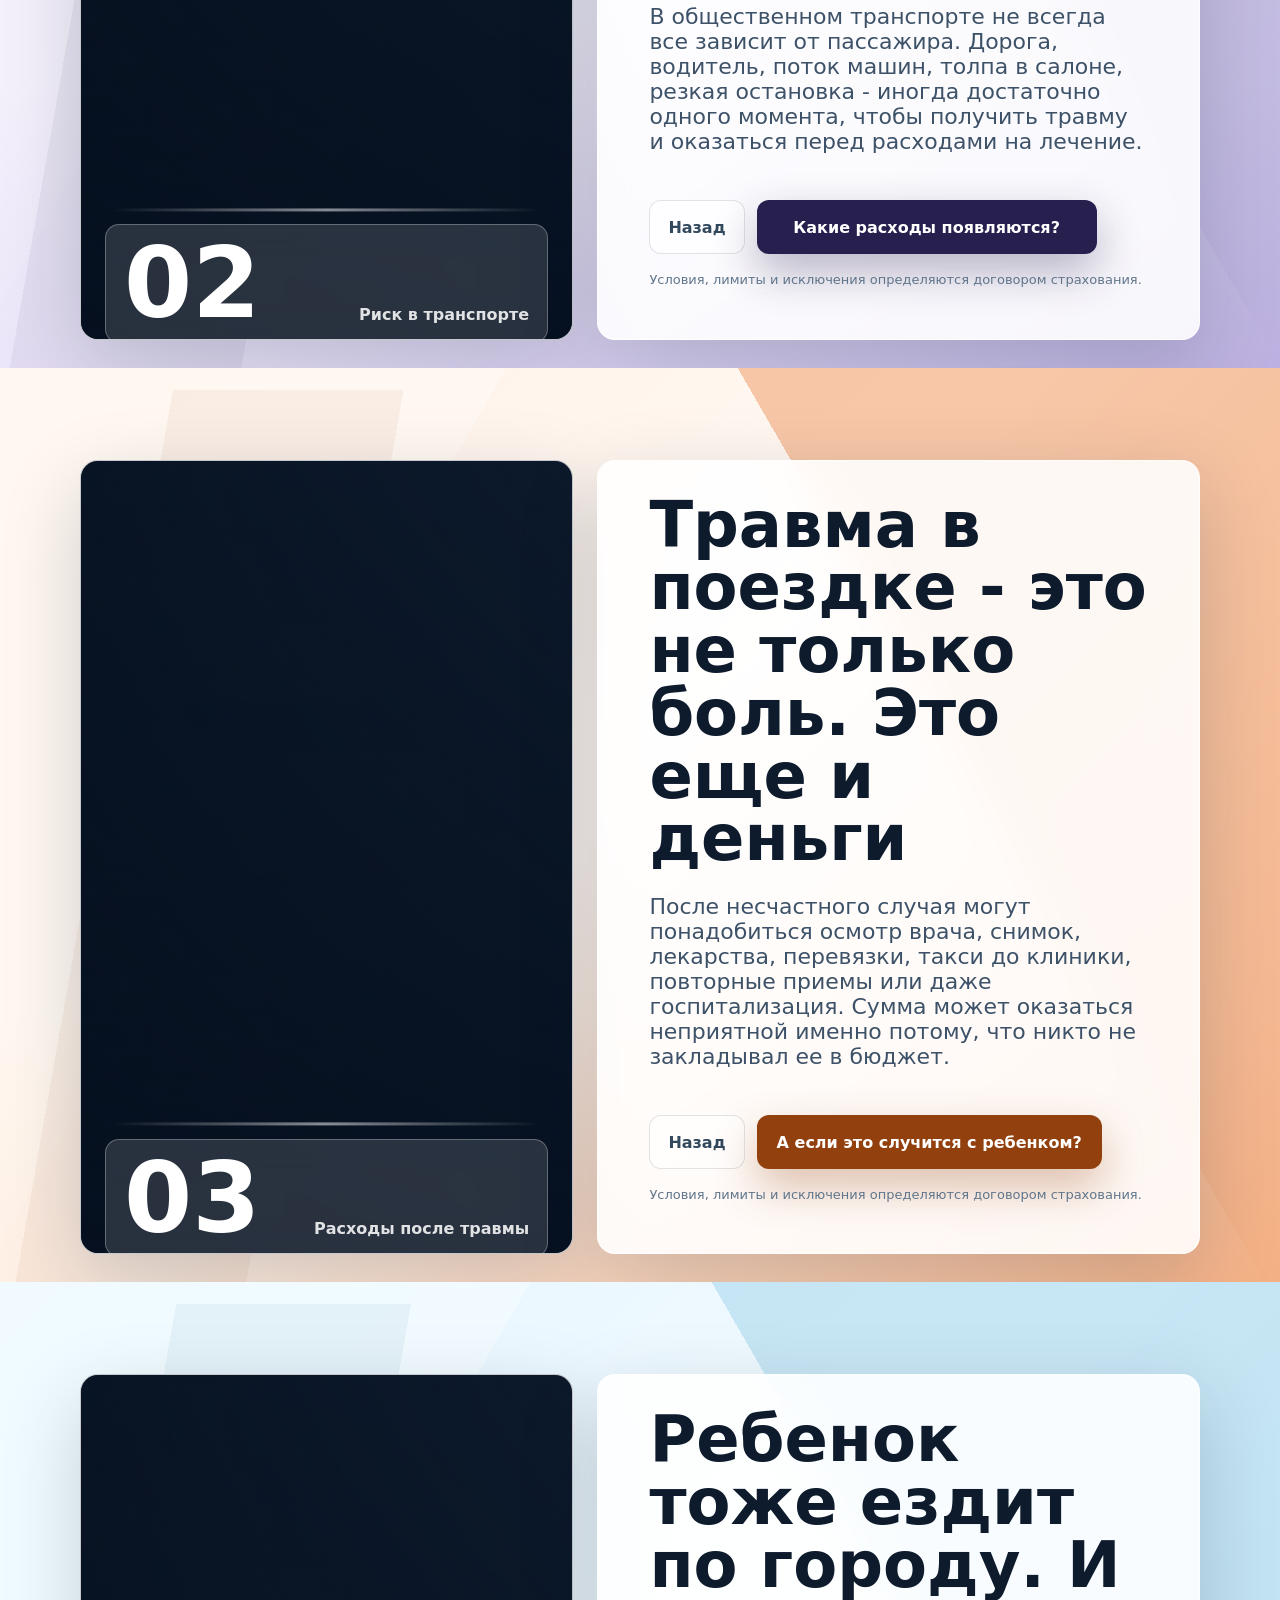
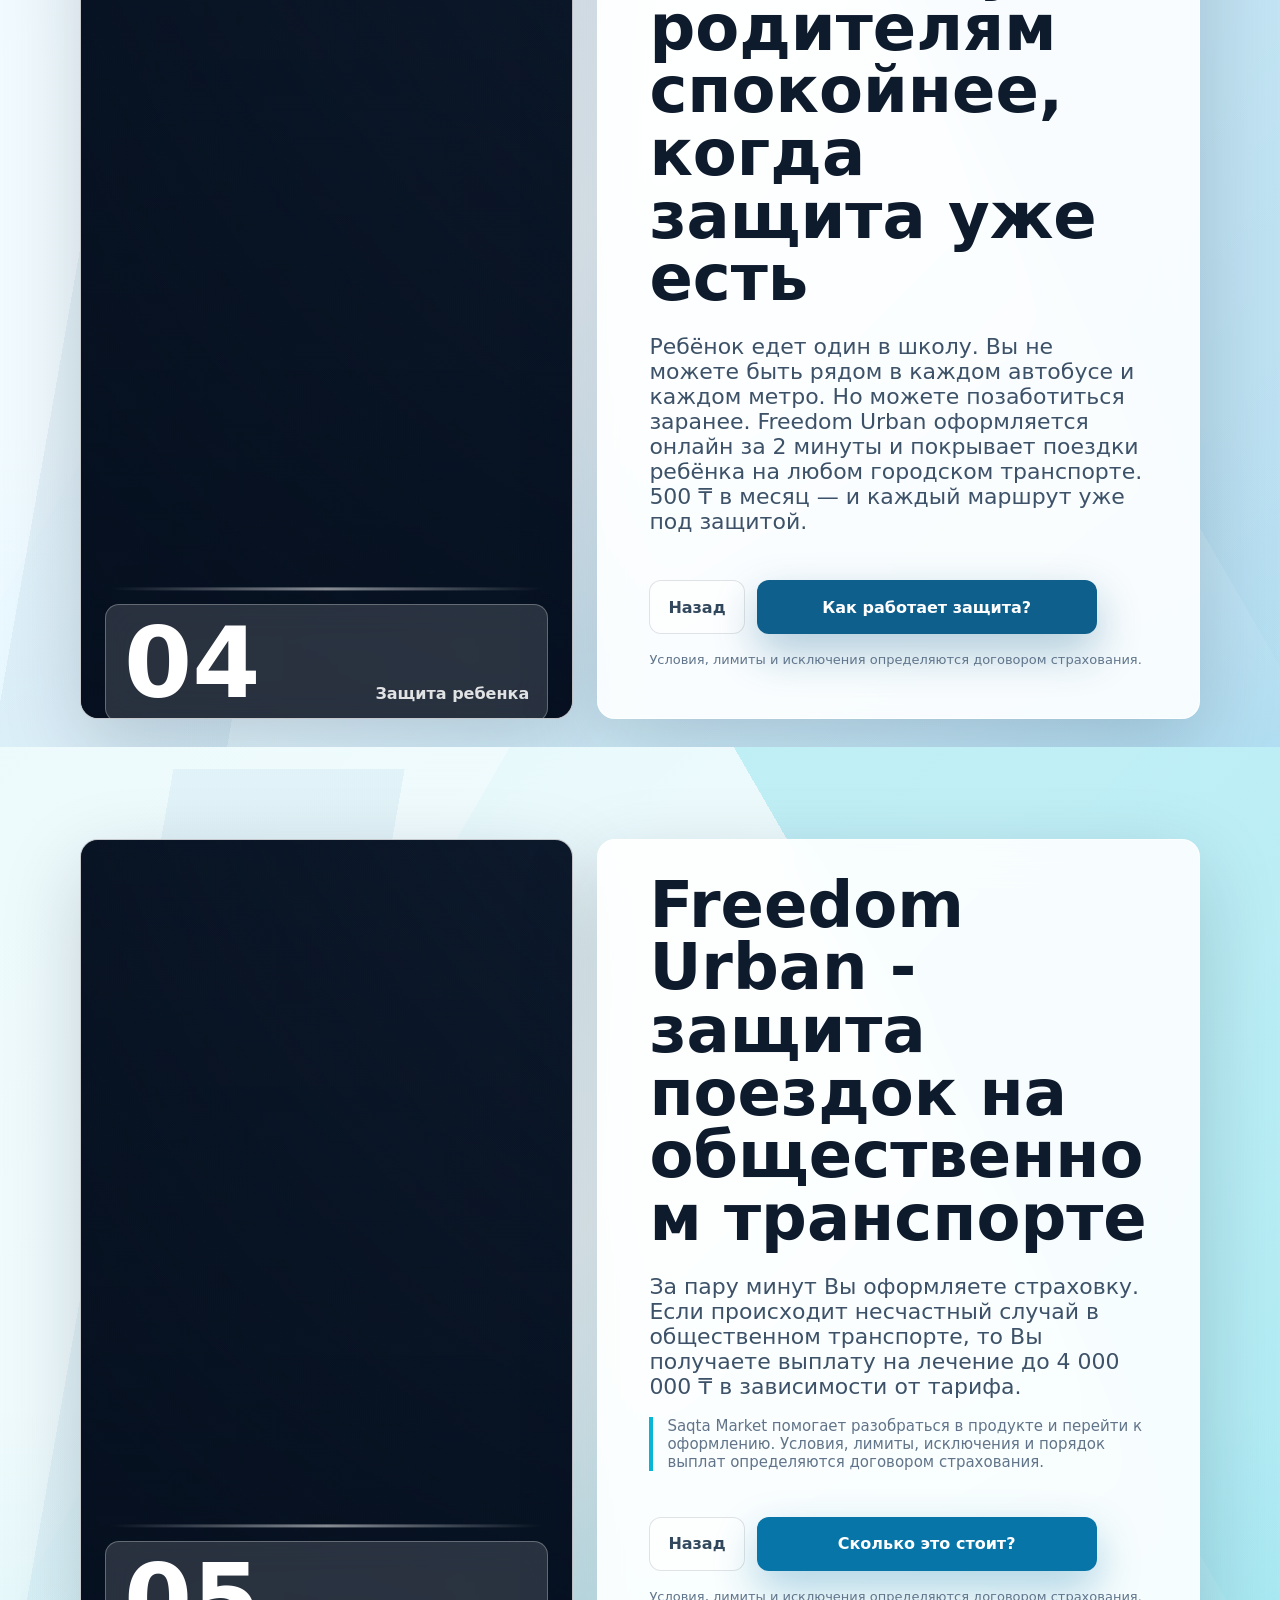
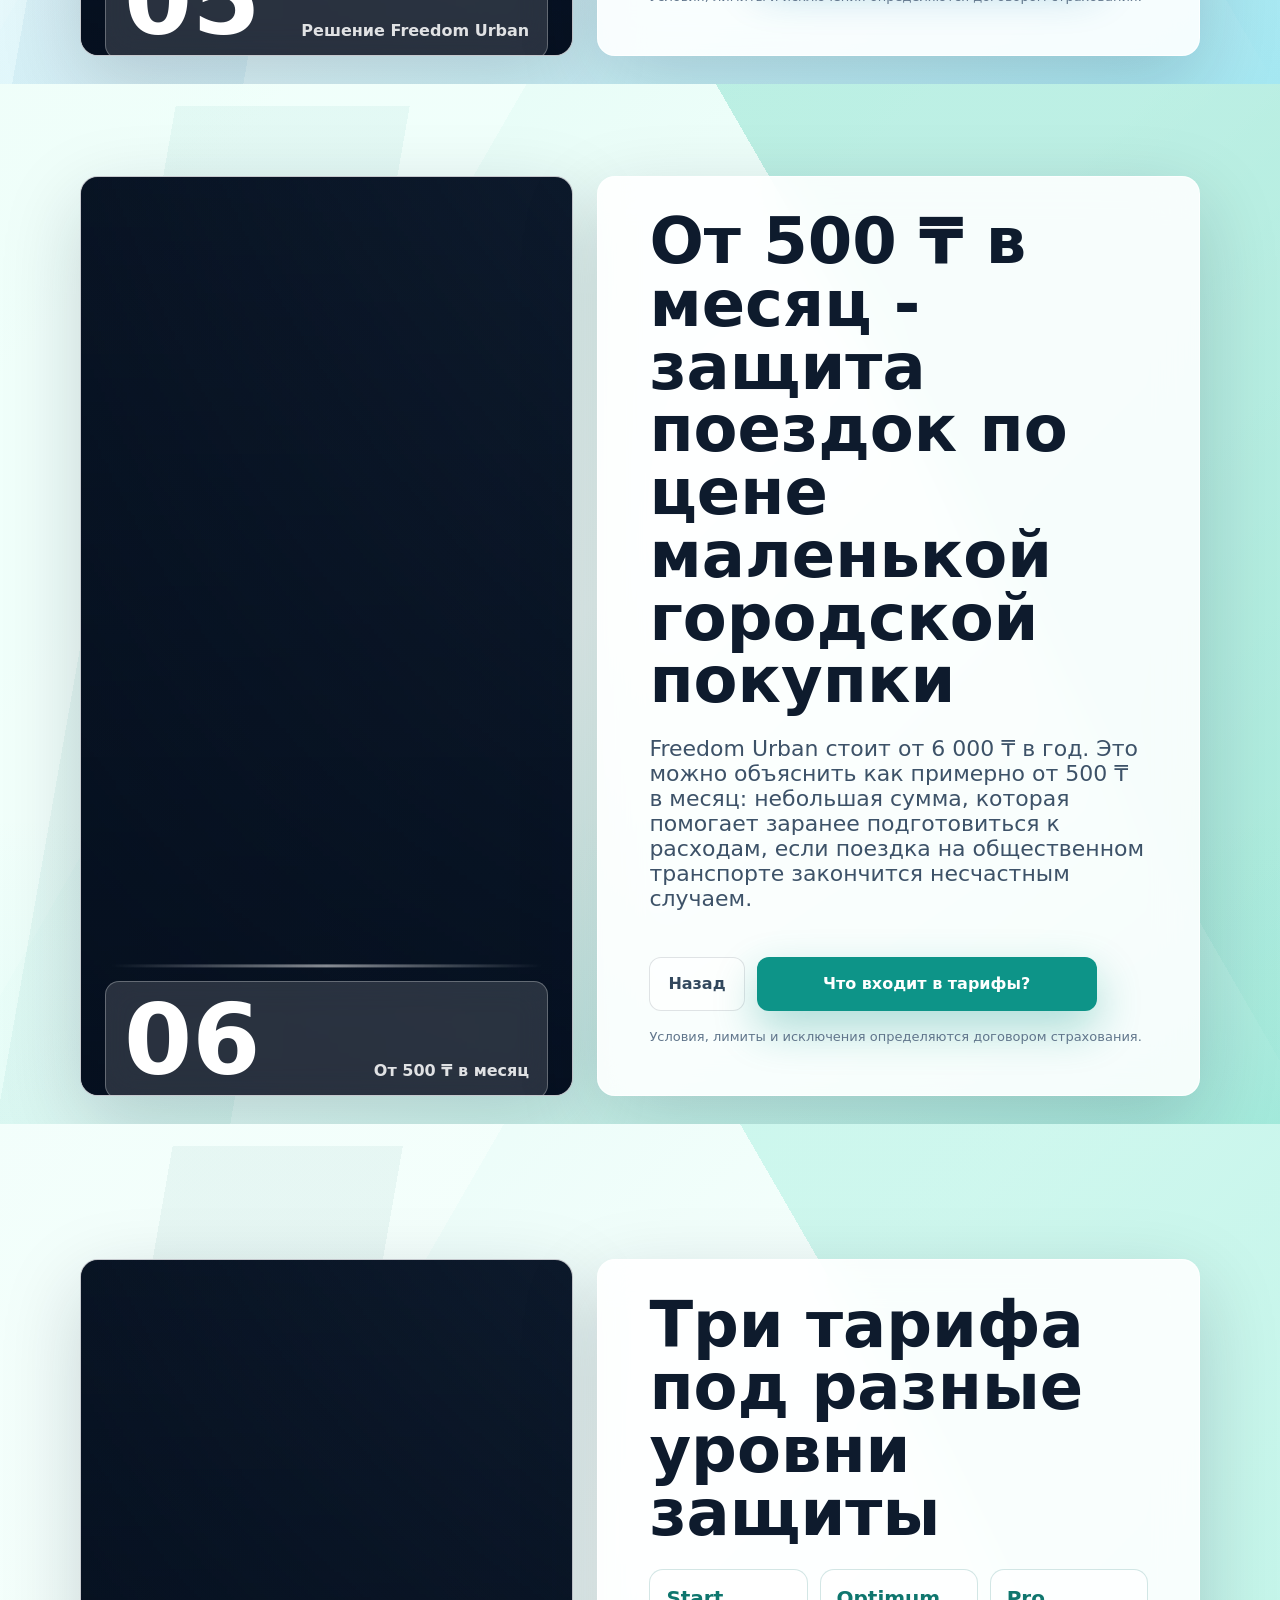
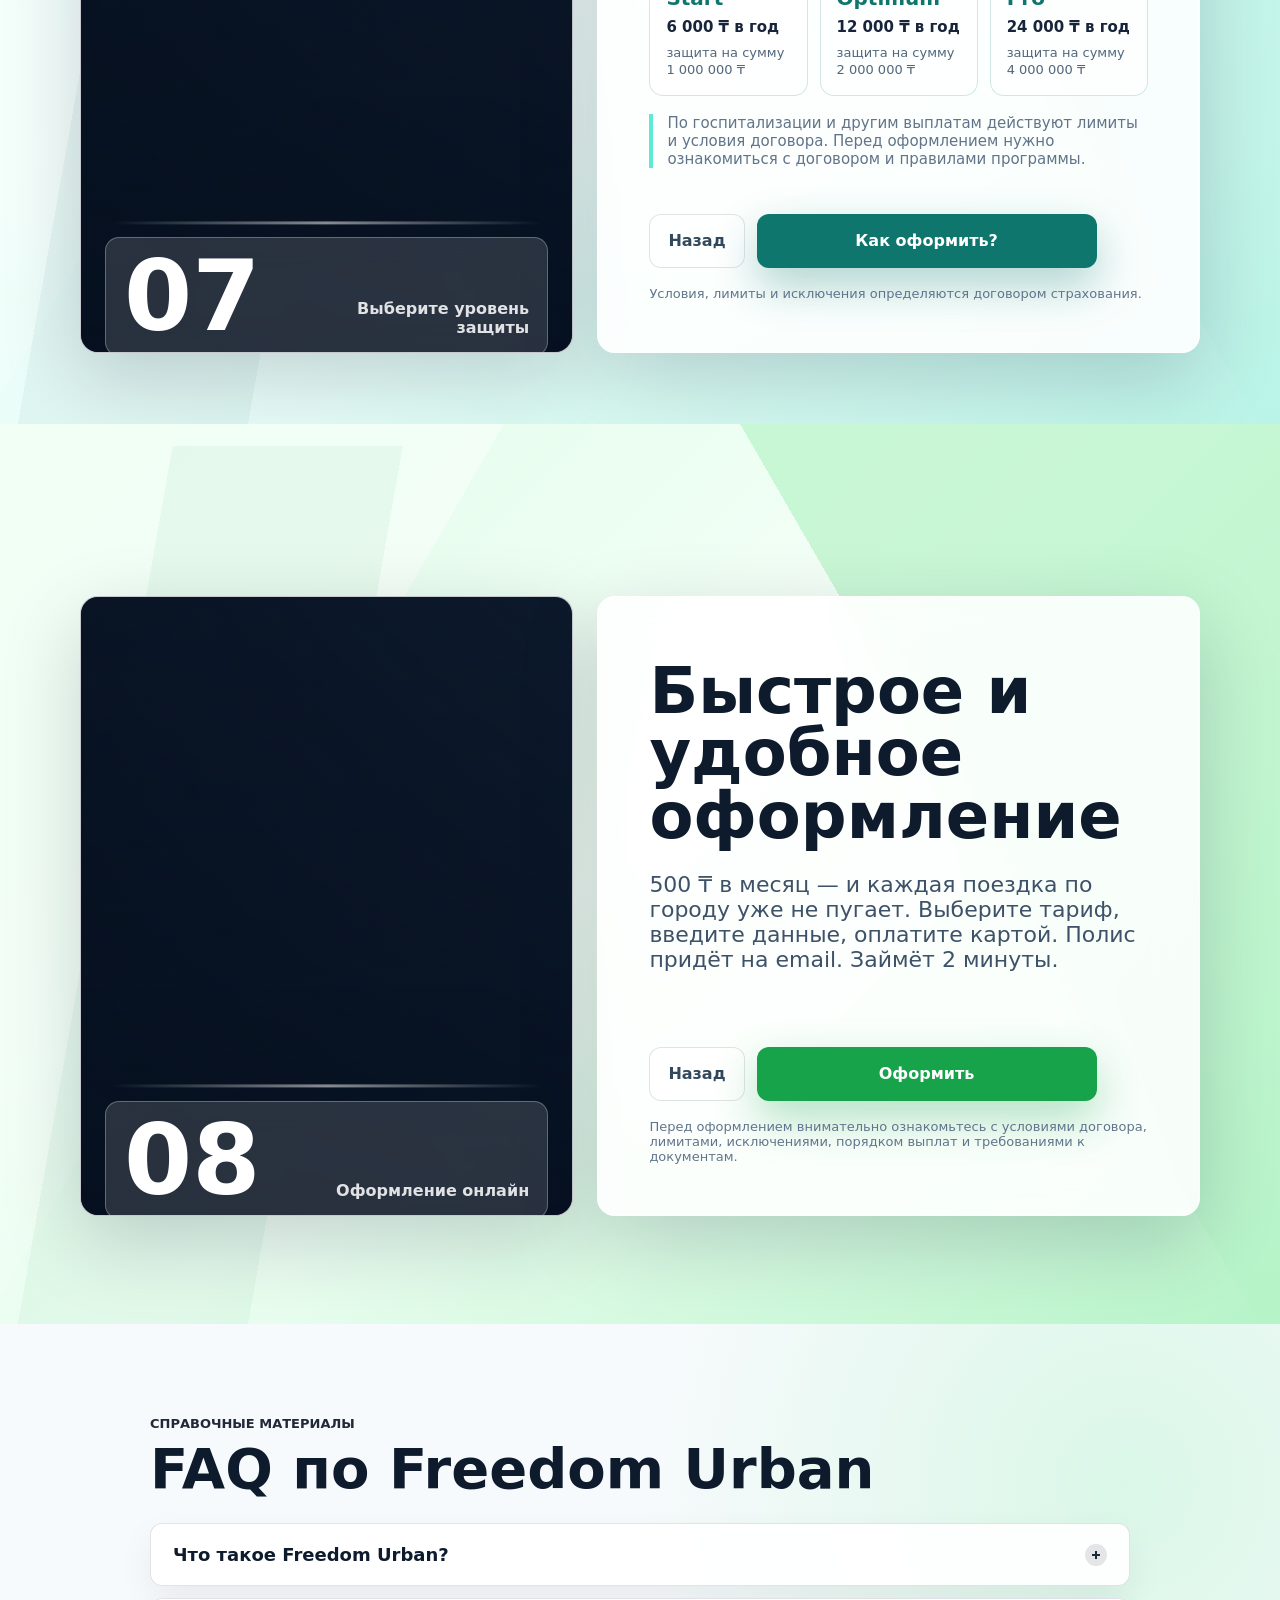
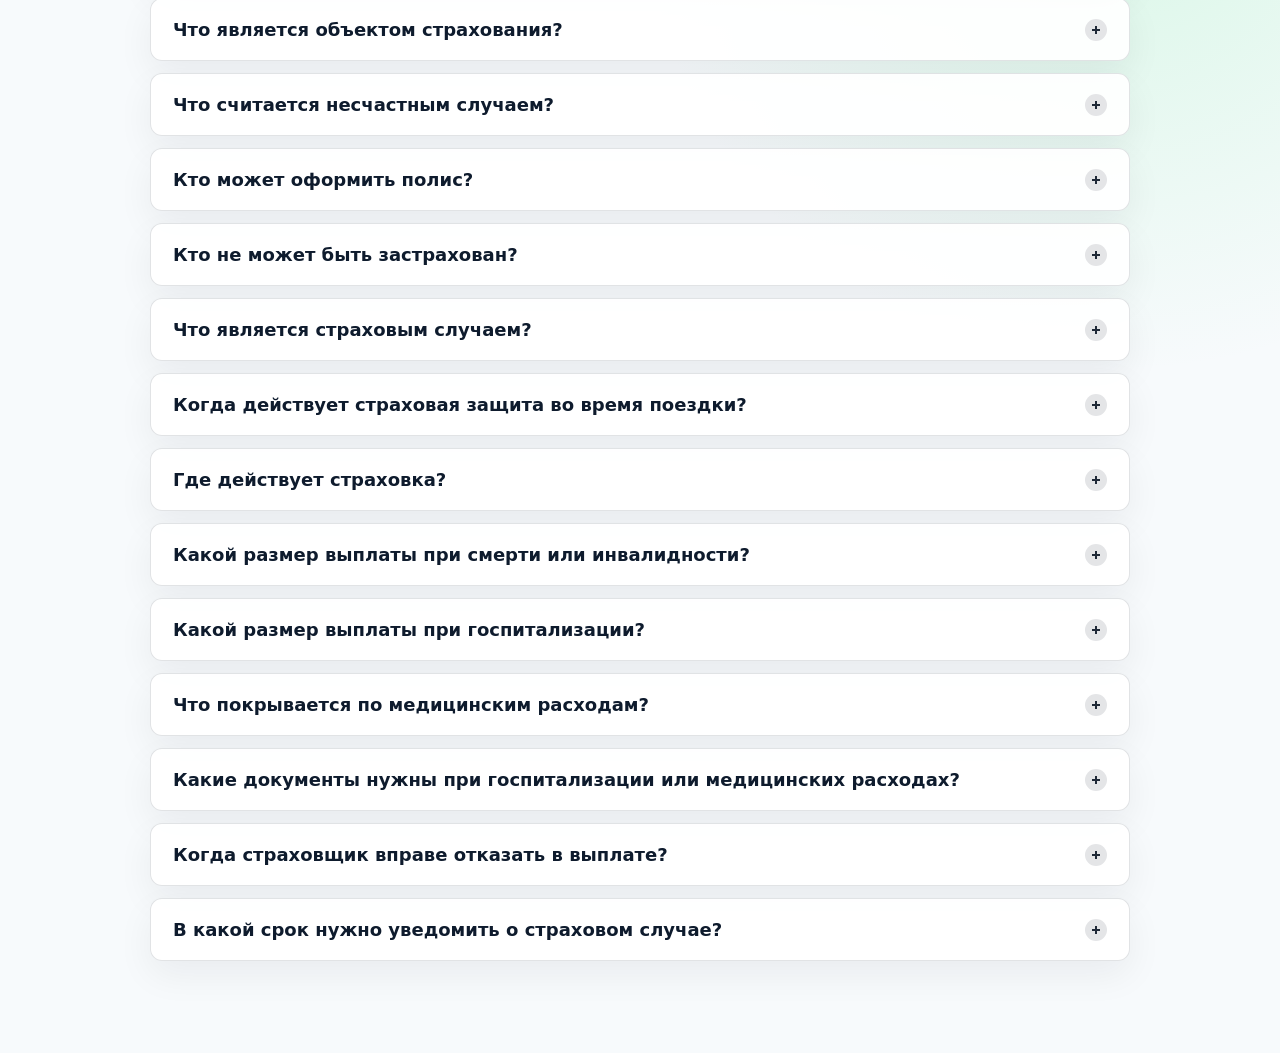
<file: urban.html>
﻿<!doctype html>
<html lang="ru">
  <head>
    <!-- Google Tag Manager -->
    <script>
      (function (w, d, s, l, i) {
        w[l] = w[l] || [];
        w[l].push({ "gtm.start": new Date().getTime(), event: "gtm.js" });
        var f = d.getElementsByTagName(s)[0],
          j = d.createElement(s),
          dl = l != "dataLayer" ? "&l=" + l : "";
        j.async = true;
        j.src = "https://www.googletagmanager.com/gtm.js?id=" + i + dl;
        f.parentNode.insertBefore(j, f);
      })(window, document, "script", "dataLayer", "GTM-NXD5B2FM");
    </script>
    <!-- End Google Tag Manager -->
    <meta charset="utf-8" />
    <meta name="viewport" content="width=device-width, initial-scale=1" />
    <title>Freedom Urban | Saqta Market</title>
    <meta
      name="description"
      content="Вертикальная история о том, как Freedom Urban помогает заранее защитить поездки на общественном транспорте от непредвиденных расходов."
    />
    <link rel="icon" href="./assets/favicon.svg" type="image/svg+xml" />
    <link rel="icon" href="./assets/favicon.ico" sizes="any" />
    <link rel="apple-touch-icon" href="./assets/apple-touch-icon.png" />
    <link rel="preconnect" href="https://images.unsplash.com" />
    <link rel="stylesheet" href="./urban-styles.css?v=20260622-logo3" />
    <link rel="stylesheet" href="./claim.css?v=20260622-lang2" />
  </head>
  <body class="product-page" data-product="urban">
    <!-- Google Tag Manager (noscript) -->
    <noscript>
      <iframe
        src="https://www.googletagmanager.com/ns.html?id=GTM-NXD5B2FM"
        height="0"
        width="0"
        style="display: none; visibility: hidden"
      ></iframe>
    </noscript>
    <!-- End Google Tag Manager (noscript) -->
    <header class="site-header">
      <a class="brand" href="./index.html" aria-label="Saqta Market">
        <span class="brand-mark"><img src="./assets/saqta-mark.svg" alt="" /></span>
        <img class="brand-wordmark" src="./assets/saqta-wordmark.svg" alt="Saqta Market" />
      </a>
      <button class="menu-toggle" type="button" data-menu-toggle aria-label="Открыть меню" aria-expanded="false">
        <span></span>
      </button>
      <nav class="header-nav story-nav" aria-label="Основная навигация">
        <a href="./index.html#products">Продукты</a>
        <a href="./news.html">Новости</a>
        <a href="./documents.html">Документы</a>
        <a href="./contact.html">Контакты</a>
        <button
          class="claim-button menu-claim-button"
          type="button"
          data-claim-open
          data-analytics-event="claim_open_click"
          data-analytics-product="urban"
          data-analytics-location="mobile_menu"
        >
          Страховой случай
        </button>
      </nav>
      <div class="header-progress" aria-label="Прогресс истории">
        <span id="stepLabel">Шаг 1 из 8</span>
        <div class="progress-track">
          <div class="progress-fill" id="progressFill"></div>
        </div>
      </div>
      <div class="header-actions">
        <div class="lang-switch" aria-label="Выбор языка">
          <button type="button" data-lang="ru">RU</button>
          <button type="button" data-lang="kz">KZ</button>
        </div>
        <a class="header-docs" href="./news.html">Новости</a>
        <a class="header-docs" href="./documents.html">Документы</a>
        <a class="header-docs" href="./contact.html">Контакты</a>
        <button
          class="claim-button"
          type="button"
          data-claim-open
          data-analytics-event="claim_open_click"
          data-analytics-product="urban"
          data-analytics-location="header"
        >
          Страховой случай
        </button>
        <a
          class="header-cta"
          href="https://ffin.life/ru/individuals/freedom-urban/product?policyType=URS"
          data-analytics-event="urban_apply_click"
          data-analytics-product="urban"
          data-analytics-location="header"
        >
          Оформить
        </a>
      </div>
    </header>

    <main class="vertical-story" id="storyRoot"></main>

    <div class="claim-modal" data-claim-modal aria-hidden="true" role="dialog" aria-modal="true" aria-labelledby="claimTitle">
      <div class="claim-dialog">
        <button class="claim-close" type="button" data-claim-close aria-label="Закрыть">×</button>
        <p class="claim-kicker">Страховой случай</p>
        <h2 id="claimTitle">Контакт-центр Freedom Life</h2>
        <a
          class="claim-call"
          href="tel:7775"
          data-analytics-event="claim_phone_click"
          data-analytics-product="urban"
          data-analytics-location="claim_modal"
        >
          7775
        </a>
        <p class="claim-note">С любого номера в Казахстане бесплатно.</p>
      </div>
    </div>

    <script src="./i18n.js?v=20260723-lang-event1"></script>
    <script src="./analytics.js?v=20260625-gtm1"></script>
    <script src="./claim.js?v=20260622-i18n"></script>
    <script src="./urban-script.js?v=20260625-gtm1"></script>
    <script src="https://cdn.pulse.is/livechat/loader.js" data-live-chat-id="69b15ed7c7996d839904998b" async></script>
  </body>
</html>
</file>
<file: claim.css>
.header-actions-main {
  display: inline-flex;
  justify-self: end;
  align-items: center;
  gap: 10px;
}

.lang-switch {
  display: inline-flex;
  align-items: center;
  border: 1px solid rgba(16, 32, 51, 0.12);
  border-radius: 10px;
  background: rgba(255, 255, 255, 0.72);
  padding: 3px;
}

.lang-switch button {
  min-width: 34px;
  height: 30px;
  border: 0;
  border-radius: 8px;
  background: #102033;
  color: #fff;
  cursor: pointer;
  font: inherit;
  font-size: 12px;
  font-weight: 900;
  padding: 0 8px;
}

.lang-switch button.is-active {
  display: none;
}

.menu-toggle {
  display: none;
  width: 38px;
  height: 38px;
  align-items: center;
  justify-content: center;
  border: 1px solid rgba(16, 32, 51, 0.14);
  border-radius: 10px;
  background: rgba(255, 255, 255, 0.76);
  cursor: pointer;
  padding: 0;
}

.menu-toggle span,
.menu-toggle span::before,
.menu-toggle span::after {
  display: block;
  width: 18px;
  height: 2px;
  border-radius: 999px;
  background: #102033;
  content: "";
}

.menu-toggle span {
  position: relative;
}

.menu-toggle span::before,
.menu-toggle span::after {
  position: absolute;
  left: 0;
}

.menu-toggle span::before {
  top: -6px;
}

.menu-toggle span::after {
  top: 6px;
}

.site-header.is-menu-open .menu-toggle span {
  background: transparent;
}

.site-header.is-menu-open .menu-toggle span::before {
  top: 0;
  transform: rotate(45deg);
}

.site-header.is-menu-open .menu-toggle span::after {
  top: 0;
  transform: rotate(-45deg);
}

.story-nav {
  display: none;
}

.menu-claim-button {
  display: none;
}

.claim-button {
  display: inline-flex;
  min-height: 38px;
  align-items: center;
  justify-content: center;
  border: 1px solid rgba(16, 32, 51, 0.14);
  border-radius: 10px;
  background: rgba(255, 255, 255, 0.72);
  color: #102033;
  cursor: pointer;
  font: inherit;
  font-size: 14px;
  font-weight: 850;
  padding: 9px 14px;
  white-space: nowrap;
}

.claim-button:hover {
  background: #fff;
}

.header-nav .menu-claim-button {
  display: none;
}

.claim-modal {
  position: fixed;
  z-index: 100;
  inset: 0;
  display: none;
  align-items: center;
  justify-content: center;
  background: rgba(8, 21, 38, 0.42);
  backdrop-filter: blur(8px);
  padding: 20px;
}

.claim-modal.is-open {
  display: flex;
}

.claim-dialog {
  position: relative;
  width: min(478px, 100%);
  border-radius: 16px;
  background: #fff;
  box-shadow: 0 26px 90px rgba(7, 21, 42, 0.26);
  padding: 28px;
}

.claim-close {
  position: absolute;
  top: 14px;
  right: 14px;
  display: grid;
  width: 34px;
  height: 34px;
  place-items: center;
  border: 0;
  border-radius: 999px;
  background: #f1f5f9;
  color: #102033;
  cursor: pointer;
  font-size: 24px;
  line-height: 1;
}

.claim-kicker {
  margin: 0;
  color: #08745e;
  font-size: 13px;
  font-weight: 900;
  letter-spacing: 0;
  text-transform: uppercase;
}

.claim-dialog h2 {
  margin: 18px 44px 0 0;
  color: #102033;
  font-size: clamp(30px, 5vw, 44px);
  line-height: 1.02;
}

.claim-call {
  display: inline-flex;
  width: 100%;
  min-height: 58px;
  align-items: center;
  justify-content: center;
  margin-top: 28px;
  border-radius: 12px;
  background: #145cff;
  color: #fff;
  font-size: 22px;
  font-weight: 950;
  text-decoration: none;
}

.claim-note {
  margin: 14px 0 0;
  color: #5b7085;
  font-size: 15px;
  line-height: 1.45;
  text-align: center;
}

body.claim-lock {
  overflow: hidden;
}

@media (max-width: 980px) {
  .menu-toggle {
    display: inline-flex;
    flex: 0 0 auto;
  }

  .site-header .header-nav {
    display: none;
  }

  .site-header.is-menu-open .header-nav {
    position: fixed;
    z-index: 80;
    top: 62px;
    left: 10px;
    right: 10px;
    display: flex;
    flex-direction: column;
    gap: 4px;
    max-height: calc(100dvh - 84px);
    overflow-y: auto;
    border: 1px solid rgba(16, 32, 51, 0.12);
    border-radius: 14px;
    background: rgba(255, 255, 255, 0.96);
    box-shadow: 0 20px 54px rgba(16, 32, 51, 0.16);
    backdrop-filter: blur(18px);
    padding: 8px;
  }

  .site-header.is-menu-open .header-nav a {
    display: flex;
    min-height: 42px;
    align-items: center;
    border-radius: 10px;
    color: #102033;
    font-size: 15px;
    font-weight: 850;
    padding: 10px 12px;
  }

  .site-header.is-menu-open .header-nav .menu-claim-button {
    position: static;
    display: flex;
    width: 100%;
    min-height: 44px;
    margin-top: 4px;
    border: 0;
    background: #102033;
    color: #fff;
    box-shadow: none;
  }

  .site-header.is-menu-open .header-nav a:hover {
    background: #f1f5f9;
  }

  .header-actions-main .claim-button,
  .header-actions .claim-button {
    display: none;
  }

  .header-actions-main,
  .header-actions {
    display: flex;
    margin-left: auto;
  }

  .header-actions .lang-switch {
    flex: 0 0 auto;
    border-radius: 9px;
    padding: 2px;
  }

  .header-actions .lang-switch button {
    min-width: 28px;
    height: 28px;
    border-radius: 7px;
    font-size: 11px;
    padding: 0 6px;
  }

  .product-page .header-actions {
    margin-right: 4px;
  }

  .product-page .header-actions .lang-switch {
    padding: 2px;
  }

  .product-page .header-actions .lang-switch button {
    min-width: 32px;
    padding: 0 8px;
  }

  .header-actions .header-docs,
  .header-actions .header-cta {
    display: none;
  }

  .header-actions-main .header-action {
    display: none;
  }
}

@media (max-width: 620px) {
  .claim-dialog {
    padding: 22px;
  }

  .lang-switch {
    margin-left: auto;
  }

  .lang-switch button {
    min-width: 31px;
    height: 28px;
    font-size: 11px;
    padding: 0 7px;
  }

  .site-header.is-menu-open .header-nav {
    top: 58px;
  }

  .site-header.is-menu-open .header-nav .menu-claim-button {
    max-width: none;
    font-size: 14px;
    padding: 10px 12px;
  }
}
</file>
<file: styles.css>
:root {
  --ink: #102033;
  --muted: #5b7085;
  --line: rgba(16, 32, 51, 0.12);
  --panel: #ffffff;
  --blue: #145cff;
  --blue-dark: #0d347e;
  --green: #14a657;
  --teal: #0f9f95;
  --amber: #f1b84b;
  --soft: #f4f8fb;
  --shadow: 0 24px 70px rgba(16, 32, 51, 0.14);
}

* {
  box-sizing: border-box;
}

html {
  scroll-behavior: smooth;
}

body {
  margin: 0;
  color: var(--ink);
  background: #f8fbfc;
  font-family:
    Inter, ui-sans-serif, system-ui, -apple-system, BlinkMacSystemFont, "Segoe UI", sans-serif;
  line-height: 1.5;
  overflow-x: hidden;
}

a {
  color: inherit;
  text-decoration: none;
}

p,
h1,
h2,
h3 {
  margin: 0;
}

.site-header {
  position: fixed;
  z-index: 20;
  top: 16px;
  left: 50%;
  display: grid;
  width: min(1120px, calc(100% - 28px));
  grid-template-columns: 1fr auto 1fr;
  align-items: center;
  gap: 22px;
  transform: translateX(-50%);
  border: 1px solid rgba(255, 255, 255, 0.68);
  border-radius: 12px;
  background: rgba(255, 255, 255, 0.82);
  box-shadow: 0 14px 42px rgba(16, 32, 51, 0.12);
  backdrop-filter: blur(18px);
  padding: 10px 12px;
}

.brand,
.header-nav,
.header-action {
  display: inline-flex;
  align-items: center;
}

.brand {
  gap: 10px;
  font-weight: 900;
}

.brand-mark {
  display: grid;
  width: 36px;
  height: 36px;
  place-items: center;
  border-radius: 10px;
  background: #fff;
  overflow: hidden;
  padding: 3px;
}

.brand-mark img {
  display: block;
  width: 100%;
  height: 100%;
  object-fit: contain;
}

.brand-wordmark {
  display: block;
  width: 154px;
  height: 42px;
  object-fit: contain;
  object-position: left center;
}

.header-nav {
  gap: 24px;
  color: #31485c;
  font-size: 14px;
  font-weight: 750;
}

.header-action {
  justify-self: end;
  border-radius: 10px;
  background: #102033;
  color: #fff;
  font-size: 14px;
  font-weight: 850;
  padding: 10px 16px;
}

.hero {
  position: relative;
  min-height: 92vh;
  display: grid;
  align-items: end;
  overflow: hidden;
  isolation: isolate;
  padding: 140px 24px 72px;
}

.hero-media {
  position: absolute;
  inset: 0;
  z-index: -3;
  background:
    image-set(
        url("https://images.unsplash.com/photo-1519501025264-65ba15a82390?auto=format&fit=crop&w=2200&q=82")
          1x
      )
      center / cover no-repeat;
  transform: scale(1.02);
}

.hero-overlay {
  position: absolute;
  inset: 0;
  z-index: -2;
  background:
    linear-gradient(90deg, rgba(5, 16, 30, 0.86), rgba(5, 16, 30, 0.62) 48%, rgba(5, 16, 30, 0.18)),
    linear-gradient(0deg, rgba(5, 16, 30, 0.72), rgba(5, 16, 30, 0.06) 44%);
}

.hero-content,
.container {
  width: min(1120px, 100%);
  margin: 0 auto;
}

.hero-content {
  color: #fff;
}

.eyebrow,
.section-kicker {
  color: var(--teal);
  font-size: 13px;
  font-weight: 900;
  letter-spacing: 0;
  text-transform: uppercase;
}

.hero .eyebrow {
  color: #a8fff0;
}

.hero h1 {
  max-width: 840px;
  margin-top: 16px;
  font-size: clamp(46px, 7vw, 84px);
  line-height: 0.96;
  letter-spacing: 0;
  overflow-wrap: anywhere;
}

.hero-copy {
  max-width: 760px;
  margin-top: 24px;
  color: rgba(255, 255, 255, 0.9);
  font-size: clamp(18px, 2vw, 23px);
}

.hero-actions,
.product-actions {
  display: flex;
  flex-wrap: wrap;
  gap: 12px;
}

.hero-actions {
  margin-top: 34px;
}

.button {
  display: inline-flex;
  min-height: 48px;
  align-items: center;
  justify-content: center;
  border: 1px solid transparent;
  border-radius: 10px;
  font-weight: 900;
  padding: 13px 18px;
  transition:
    transform 180ms ease,
    box-shadow 180ms ease,
    background 180ms ease;
}

.button:hover {
  transform: translateY(-2px);
}

.button-primary {
  background: var(--blue);
  color: #fff;
  box-shadow: 0 18px 44px rgba(20, 92, 255, 0.32);
}

.button-secondary {
  border-color: rgba(255, 255, 255, 0.32);
  color: #fff;
  background: rgba(255, 255, 255, 0.14);
  backdrop-filter: blur(12px);
}

.button-light {
  border-color: var(--line);
  color: #102033;
  background: #fff;
}

.intro-section,
.products-section,
.why-section,
.process-section,
.final-cta {
  padding: 92px 24px;
}

.intro-section,
.process-section {
  background: #fff;
}

.intro-grid,
.process-layout,
.final-layout {
  display: grid;
  grid-template-columns: minmax(0, 0.9fr) minmax(0, 1.1fr);
  gap: 64px;
  align-items: center;
}

h2 {
  max-width: 780px;
  margin-top: 10px;
  font-size: clamp(32px, 4.8vw, 56px);
  line-height: 1.03;
  letter-spacing: 0;
}

.intro-copy {
  color: var(--muted);
  font-size: 19px;
}

.position-logo {
  display: block;
  width: min(220px, 70vw);
  height: auto;
  margin-bottom: 18px;
}

.intro-copy p + p {
  margin-top: 18px;
}

.products-section {
  background:
    linear-gradient(180deg, #f8fbfc 0%, #edf6f5 100%);
}

.section-heading {
  max-width: 760px;
  margin-bottom: 34px;
}

.section-heading.compact {
  max-width: 700px;
}

.product-grid {
  display: grid;
  grid-template-columns: repeat(2, minmax(0, 1fr));
  gap: 22px;
}

.product-card {
  overflow: hidden;
  border: 1px solid var(--line);
  border-radius: 14px;
  background: var(--panel);
  box-shadow: var(--shadow);
}

.product-image {
  min-height: 280px;
  background-position: center;
  background-size: cover;
}

.health-image {
  background-image:
    linear-gradient(180deg, rgba(5, 16, 30, 0.04), rgba(5, 16, 30, 0.22)),
    url("https://images.unsplash.com/photo-1511895426328-dc8714191300?auto=format&fit=crop&w=1400&q=82");
}

.urban-image {
  background-image:
    linear-gradient(180deg, rgba(5, 16, 30, 0.04), rgba(5, 16, 30, 0.2)),
    url("https://images.unsplash.com/photo-1570125909232-eb263c188f7e?auto=format&fit=crop&w=1400&q=82");
}

.product-content {
  padding: 28px;
}

.product-tag {
  display: inline-flex;
  border-radius: 999px;
  background: #e9f7f2;
  color: #08745e;
  font-size: 13px;
  font-weight: 900;
  padding: 7px 10px;
}

.urban-card .product-tag {
  background: #eef3ff;
  color: #164cb5;
}

.product-card h3 {
  margin-top: 16px;
  font-size: clamp(30px, 4vw, 44px);
  line-height: 1;
}

.product-card p {
  margin-top: 16px;
  color: var(--muted);
  font-size: 17px;
}

.product-card ul {
  display: grid;
  gap: 9px;
  margin: 22px 0 26px;
  padding-left: 19px;
  color: #2d4258;
  font-weight: 700;
}

.reason-grid {
  display: grid;
  grid-template-columns: repeat(3, minmax(0, 1fr));
  gap: 16px;
}

.reason-item {
  position: relative;
  min-height: 250px;
  overflow: hidden;
  border: 1px solid var(--line);
  border-radius: 12px;
  background: #fff;
  padding: 24px;
}

.reason-visual {
  position: relative;
  width: 76px;
  height: 76px;
  border-radius: 18px;
  background: linear-gradient(135deg, rgba(20, 92, 255, 0.12), rgba(15, 159, 149, 0.18));
}

.reason-visual::before,
.reason-visual::after,
.reason-visual span {
  position: absolute;
  content: "";
}

.visual-rare::before {
  content: "%";
  inset: 15px;
  display: grid;
  place-items: center;
  border-radius: 50%;
  background: var(--blue);
  color: #fff;
  font-size: 28px;
  font-weight: 950;
  line-height: 1;
}

.visual-rare::after {
  right: 11px;
  bottom: 12px;
  width: 18px;
  height: 18px;
  border-radius: 4px;
  background: var(--amber);
  transform: rotate(45deg);
}

.visual-rare span {
  right: 16px;
  bottom: 18px;
  width: 8px;
  height: 8px;
  border-radius: 999px;
  background: #fff;
}

.visual-value::before {
  top: 13px;
  left: 13px;
  width: 50px;
  height: 50px;
  border: 0;
  border-radius: 50%;
  background: var(--blue);
  clip-path: none;
}

.visual-value::after {
  top: 22px;
  left: 22px;
  width: 32px;
  height: 32px;
  border: 0;
  border-radius: 0;
  background: #fff;
  clip-path: polygon(50% 0, 61% 34%, 98% 35%, 68% 56%, 79% 91%, 50% 70%, 21% 91%, 32% 56%, 2% 35%, 39% 34%);
  transform: none;
}

.visual-value span {
  right: 13px;
  bottom: 12px;
  width: 16px;
  height: 16px;
  border: 0;
  border-radius: 50%;
  background: var(--green);
  box-shadow: none;
  transform: none;
}

.visual-clear::before {
  top: 16px;
  left: 13px;
  width: 38px;
  height: 38px;
  border: 0;
  border-radius: 12px;
  background: var(--blue);
  opacity: 0.95;
  clip-path: none;
}

.visual-clear::after {
  right: 12px;
  bottom: 14px;
  width: 38px;
  height: 38px;
  border: 0;
  border-radius: 12px;
  background: var(--teal);
  opacity: 0.95;
  clip-path: none;
}

.visual-clear span {
  top: 21px;
  left: 27px;
  width: auto;
  height: auto;
  border-radius: 0;
  background: transparent;
  color: #fff;
  font-size: 34px;
  font-weight: 950;
  line-height: 1;
  text-shadow: 0 2px 8px rgba(5, 16, 30, 0.22);
  transform: none;
  box-shadow: none;
  z-index: 1;
}

.visual-clear span::before {
  content: "2";
}

.visual-flow::before {
  top: 12px;
  left: 15px;
  width: 46px;
  height: 52px;
  border-radius: 18px 18px 22px 22px;
  background: var(--green);
  clip-path: polygon(50% 0, 100% 15%, 100% 58%, 50% 100%, 0 58%, 0 15%);
  transform: none;
}

.visual-flow::after {
  display: none;
}

.visual-flow span {
  top: 23px;
  left: 31px;
  width: auto;
  height: auto;
  border: 0;
  border-radius: 0;
  background: transparent;
  color: #fff;
  font-size: 24px;
  font-weight: 950;
  line-height: 1;
  transform: none;
  z-index: 1;
}

.visual-flow span::before,
.visual-flow span::after {
  position: absolute;
  content: "";
}

.visual-flow span::before {
  content: "F";
  position: static;
}

.visual-flow span::after {
  display: none;
}

.reason-item h3 {
  margin-top: 34px;
  font-size: 22px;
}

.reason-item p {
  margin-top: 12px;
  color: var(--muted);
}

.steps {
  display: grid;
  gap: 12px;
}

.steps div {
  display: grid;
  grid-template-columns: 46px 1fr;
  gap: 14px;
  align-items: center;
  border: 1px solid var(--line);
  border-radius: 12px;
  background: #f8fbfc;
  padding: 18px;
}

.steps strong {
  display: grid;
  width: 38px;
  height: 38px;
  place-items: center;
  border-radius: 10px;
  background: #e8f6f3;
  color: #08745e;
}

.steps span {
  color: #344b60;
  font-weight: 700;
}

.final-cta {
  color: #fff;
  background:
    linear-gradient(135deg, #102033 0%, #173b66 52%, #0d6f63 100%);
}

.final-cta .section-kicker {
  color: #a8fff0;
}

.button-large {
  justify-self: end;
  min-height: 58px;
  padding-inline: 24px;
}

.documents-hero {
  padding: 150px 24px 72px;
  background:
    radial-gradient(circle at 82% 12%, rgba(20, 166, 87, 0.22), transparent 34%),
    linear-gradient(135deg, #f8fbfc 0%, #edf6f5 100%);
}

.news-hero {
  padding: 150px 24px 72px;
  background:
    radial-gradient(circle at 82% 12%, rgba(20, 92, 255, 0.18), transparent 34%),
    linear-gradient(135deg, #f8fbfc 0%, #eef4ff 100%);
}

.contact-hero {
  padding: 150px 24px 72px;
  background:
    radial-gradient(circle at 82% 12%, rgba(15, 159, 149, 0.2), transparent 34%),
    linear-gradient(135deg, #f8fbfc 0%, #edf6f5 100%);
}

.documents-hero-grid {
  display: grid;
  grid-template-columns: minmax(0, 0.9fr) minmax(0, 1.1fr);
  gap: 64px;
  align-items: end;
}

.news-hero-grid {
  display: grid;
  grid-template-columns: minmax(0, 0.9fr) minmax(0, 1.1fr);
  gap: 64px;
  align-items: end;
}

.news-hero-grid > div {
  grid-column: 1 / -1;
  max-width: 760px;
}

.news-hero-grid > p {
  grid-column: 1 / -1;
  max-width: 780px;
}

.contact-hero-grid {
  display: grid;
  grid-template-columns: minmax(0, 0.9fr) minmax(0, 1.1fr);
  gap: 64px;
  align-items: end;
}

.documents-hero h1,
.news-hero h1,
.contact-hero h1 {
  margin-top: 10px;
  font-size: clamp(46px, 7vw, 82px);
  line-height: 0.96;
}

.documents-hero p:last-child,
.news-hero p:last-child,
.contact-hero p:last-child {
  color: var(--muted);
  font-size: clamp(18px, 2vw, 22px);
}

.documents-section {
  padding: 88px 24px 96px;
  background: #fff;
}

.news-section {
  padding: 88px 24px 96px;
  background: #fff;
}

.contact-section {
  padding: 88px 24px 96px;
  background: #fff;
}

.contact-grid {
  display: grid;
  grid-template-columns: 1.1fr 1fr 1fr;
  gap: 18px;
}

.contact-card {
  display: grid;
  align-content: start;
  min-height: 240px;
  border: 1px solid var(--line);
  border-radius: 14px;
  background: #fff;
  box-shadow: 0 18px 52px rgba(16, 32, 51, 0.08);
  padding: 28px;
}

.contact-card-primary {
  color: #fff;
  background:
    linear-gradient(135deg, rgba(16, 32, 51, 0.94), rgba(13, 111, 99, 0.92)),
    #102033;
}

.contact-label {
  color: #08745e;
  font-size: 13px;
  font-weight: 900;
  text-transform: uppercase;
}

.contact-card-primary .contact-label {
  color: #a8fff0;
}

.contact-value {
  margin-top: 22px;
  color: var(--ink);
  font-size: clamp(28px, 3.5vw, 42px);
  font-weight: 950;
  line-height: 1.02;
  overflow-wrap: anywhere;
}

.contact-email {
  font-size: clamp(24px, 2.35vw, 31px);
  line-height: 1.08;
  white-space: nowrap;
  overflow-wrap: normal;
}

.contact-card-primary .contact-value {
  color: #fff;
}

.contact-card p {
  margin-top: 18px;
  color: var(--muted);
  font-size: 17px;
}

.contact-card-primary p {
  color: rgba(255, 255, 255, 0.82);
}

.news-grid {
  display: grid;
  grid-template-columns: repeat(4, minmax(0, 1fr));
  gap: 18px;
}

.news-card {
  overflow: hidden;
  border: 1px solid var(--line);
  border-radius: 14px;
  background: #fff;
  box-shadow: 0 18px 52px rgba(16, 32, 51, 0.08);
}

.news-image {
  display: block;
  aspect-ratio: 1.25;
  overflow: hidden;
  background: #eef4f6;
}

.news-image img {
  display: block;
  width: 100%;
  height: 100%;
  object-fit: cover;
  transition: transform 220ms ease;
}

.news-card:hover .news-image img {
  transform: scale(1.04);
}

.news-content {
  display: grid;
  align-content: start;
  gap: 12px;
  padding: 20px;
}

.news-date {
  color: #08745e;
  font-size: 13px;
  font-weight: 900;
}

.news-card h2 {
  margin: 0;
  font-size: clamp(18px, 1.55vw, 22px);
  line-height: 1.18;
  overflow-wrap: anywhere;
}

.news-card p {
  margin: 0;
  color: var(--muted);
  font-size: 15px;
  line-height: 1.55;
}

.news-link {
  color: var(--blue);
  font-weight: 900;
}

.article-modal {
  position: fixed;
  z-index: 120;
  inset: 0;
  display: none;
  align-items: center;
  justify-content: center;
  background: rgba(8, 21, 38, 0.46);
  backdrop-filter: blur(10px);
  padding: 20px;
}

.article-modal.is-open {
  display: flex;
}

.article-dialog {
  position: relative;
  width: min(760px, 100%);
  max-height: min(760px, calc(100dvh - 40px));
  overflow-y: auto;
  border-radius: 18px;
  background: #fff;
  box-shadow: 0 26px 90px rgba(7, 21, 42, 0.26);
  padding: clamp(24px, 4vw, 42px);
}

.article-close {
  position: sticky;
  z-index: 1;
  top: 0;
  float: right;
  display: grid;
  width: 38px;
  height: 38px;
  place-items: center;
  border: 0;
  border-radius: 999px;
  background: #f1f5f9;
  color: var(--ink);
  cursor: pointer;
  font-size: 26px;
  line-height: 1;
}

.article-date {
  display: block;
  margin-right: 52px;
  color: #08745e;
  font-size: 13px;
  font-weight: 950;
}

.article-dialog h2 {
  max-width: 660px;
  margin: 14px 52px 22px 0;
  color: var(--ink);
  font-size: clamp(30px, 4vw, 48px);
  line-height: 1.05;
}

.article-body {
  display: grid;
  gap: 16px;
  color: #3f566c;
  font-size: clamp(17px, 1.7vw, 20px);
  line-height: 1.62;
}

.article-body h3 {
  margin: 18px 0 0;
  color: var(--ink);
  font-size: clamp(22px, 2.4vw, 30px);
  line-height: 1.16;
}

.article-body p {
  margin: 0;
}

.article-body ul {
  display: grid;
  gap: 10px;
  margin: 0;
  padding-left: 22px;
}

.article-body li {
  padding-left: 4px;
}

body.article-lock {
  overflow: hidden;
}

.documents-grid {
  display: grid;
  gap: 12px;
}

.document-card {
  display: grid;
  grid-template-columns: minmax(0, 1fr) auto 54px;
  grid-template-areas:
    "title actions type"
    "meta actions type";
  align-items: center;
  gap: 22px;
  min-height: 92px;
  border: 1px solid var(--line);
  border-radius: 12px;
  background: #fff;
  box-shadow: 0 12px 34px rgba(16, 32, 51, 0.06);
  padding: 18px 20px;
}

.document-type {
  grid-area: type;
  display: grid;
  width: 54px;
  height: 54px;
  place-items: center;
  border-radius: 12px;
  background: rgba(20, 92, 255, 0.08);
  color: rgba(20, 92, 255, 0.58);
  font-size: 12px;
  font-weight: 950;
  opacity: 0.72;
  padding: 0;
}

.document-card h2 {
  grid-area: title;
  margin: 0;
  font-size: clamp(18px, 2vw, 22px);
  line-height: 1.2;
}

.document-card p {
  grid-area: meta;
  margin-top: 8px;
  color: var(--muted);
  font-size: 14px;
}

.document-actions {
  grid-area: actions;
  display: flex;
  flex-wrap: nowrap;
  gap: 12px;
  margin-top: 0;
}

.faq-section {
  background: #f7fafc;
  padding: 90px 22px;
}

.faq-list {
  display: grid;
  gap: 12px;
}

.faq-item {
  overflow: hidden;
  border: 1px solid var(--line);
  border-radius: 12px;
  background: #fff;
  box-shadow: 0 14px 36px rgba(15, 23, 42, 0.05);
}

.faq-item summary {
  position: relative;
  cursor: pointer;
  color: var(--ink);
  font-size: 18px;
  font-weight: 850;
  list-style: none;
  padding: 20px 56px 20px 22px;
}

.faq-item summary::-webkit-details-marker {
  display: none;
}

.faq-item summary::after {
  position: absolute;
  top: 50%;
  right: 22px;
  display: grid;
  width: 22px;
  height: 22px;
  transform: translateY(-50%);
  border-radius: 50%;
  background: rgba(20, 92, 255, 0.1);
  color: var(--blue);
  content: "";
}

.faq-item summary::before {
  position: absolute;
  top: 50%;
  right: 29px;
  z-index: 1;
  width: 8px;
  height: 8px;
  transform: translateY(-50%);
  background:
    linear-gradient(var(--blue), var(--blue)) center / 8px 2px no-repeat,
    linear-gradient(var(--blue), var(--blue)) center / 2px 8px no-repeat;
  content: "";
}

.faq-item[open] summary::before {
  background: linear-gradient(var(--blue), var(--blue)) center / 8px 2px no-repeat;
}

.faq-item p {
  margin: 0;
  border-top: 1px solid var(--line);
  color: var(--muted);
  line-height: 1.6;
  padding: 18px 22px 22px;
}

.site-footer {
  padding: 28px 24px;
  background: #081526;
  color: rgba(255, 255, 255, 0.76);
  font-size: 13px;
}

.footer-layout {
  display: grid;
  grid-template-columns: 180px 1fr;
  gap: 24px;
}

.footer-layout strong {
  color: #fff;
}

@media (max-width: 980px) {
  .site-header {
    grid-template-columns: 1fr auto;
  }

  .header-nav {
    display: none;
  }

  .intro-grid,
  .process-layout,
  .final-layout,
  .product-grid,
  .documents-hero-grid,
  .news-hero-grid,
  .contact-hero-grid,
  .news-grid,
  .contact-grid,
  .documents-grid {
    grid-template-columns: 1fr;
    gap: 32px;
  }

  .reason-grid {
    grid-template-columns: repeat(2, minmax(0, 1fr));
  }

  .button-large {
    justify-self: start;
  }
}

@media (max-width: 640px) {
  .site-header {
    top: 8px;
    left: 8px;
    right: 8px;
    display: flex;
    width: auto;
    justify-content: flex-start;
    gap: 8px;
    transform: none;
    border-radius: 10px;
    padding: 8px;
  }

  .brand-mark {
    width: 32px;
    height: 32px;
  }

  .brand {
    min-width: 0;
  }

  .brand-wordmark {
    width: 126px;
    height: 36px;
  }

  .header-actions-main,
  .header-action {
    display: none;
  }

  .hero {
    min-height: 92vh;
    padding: 112px 18px 40px;
  }

  .hero-content {
    width: min(356px, calc(100vw - 56px));
    margin: 0;
  }

  .hero h1 {
    max-width: 100%;
    font-size: 31px;
    line-height: 1.04;
    overflow-wrap: anywhere;
  }

  .hero-copy {
    max-width: 100%;
    font-size: 17px;
  }

  .button,
  .product-actions .button {
    width: 100%;
  }

  .intro-section,
  .products-section,
  .why-section,
  .process-section,
  .final-cta,
  .documents-section,
  .news-section,
  .contact-section,
  .faq-section {
    padding: 66px 18px;
  }

  .documents-hero,
  .news-hero,
  .contact-hero {
    padding: 112px 18px 54px;
  }

  .faq-item summary {
    font-size: 16px;
    padding: 18px 50px 18px 18px;
  }

  .faq-item p {
    padding: 16px 18px 18px;
  }

  .product-image {
    min-height: 230px;
  }

  .product-content {
    padding: 22px;
  }

  .document-card {
    grid-template-columns: minmax(0, 1fr) 46px;
    grid-template-areas:
      "title type"
      "meta type"
      "actions actions";
    gap: 14px;
    padding: 16px;
  }

  .document-type {
    width: 46px;
    height: 46px;
    border-radius: 10px;
  }

  .document-actions {
    display: grid;
    grid-template-columns: repeat(2, minmax(0, 1fr));
    gap: 10px;
  }

  .document-actions .button {
    width: 100%;
  }

  .reason-grid {
    grid-template-columns: 1fr;
  }

  .reason-item {
    min-height: auto;
  }

  .footer-layout {
    grid-template-columns: 1fr;
  }
}
</file>
<file: health-styles.css>
:root {
  --ink: #0e1b2d;
  --muted: #60758b;
  --line: rgba(14, 27, 45, 0.12);
  --panel: rgba(255, 255, 255, 0.88);
  --blue: #111827;
  --teal: #64748b;
  --freedom-green: #12c479;
  --freedom-green-dark: #236e4f;
  --freedom-green-soft: #eafbf2;
  --freedom-green-line: rgba(18, 196, 121, 0.2);
  --bg-a: #e6eef2;
  --bg-b: #c9d6df;
  --bg-c: #eef4f6;
  --shadow: 0 26px 80px rgba(7, 21, 42, 0.18);
}

* {
  box-sizing: border-box;
}

html {
  scroll-behavior: smooth;
}

html,
body {
  width: 100%;
  min-height: 100%;
  max-width: 100%;
  overflow-x: hidden;
}

body {
  margin: 0;
  color: var(--ink);
  font-family:
    Inter, ui-sans-serif, system-ui, -apple-system, BlinkMacSystemFont, "Segoe UI", sans-serif;
  background: #eef4f6;
}

a,
button {
  font: inherit;
  -webkit-tap-highlight-color: transparent;
}

a {
  color: inherit;
  text-decoration: none;
}

p,
h1 {
  margin: 0;
}

.brand {
  display: flex;
  min-width: 0;
  align-items: center;
  gap: 10px;
  font-weight: 850;
}

/* Lightweight Health story */
.health-lite-page {
  min-height: 100vh;
  padding: 110px 18px 48px;
  background:
    radial-gradient(circle at 86% 14%, rgba(18, 196, 121, 0.14), transparent 30%),
    radial-gradient(circle at 12% 78%, rgba(187, 232, 255, 0.38), transparent 34%),
    linear-gradient(135deg, #f8fcff 0%, #f1fbf6 48%, #e8f6ef 100%);
}

.health-flow {
  display: grid;
  gap: 28px;
}

.health-product-hero {
  display: grid;
  grid-template-columns: minmax(0, 0.92fr) minmax(420px, 1.08fr);
  align-items: stretch;
  width: min(1180px, 100%);
  margin: 0 auto 28px;
  overflow: hidden;
  border: 1px solid var(--freedom-green-line);
  border-radius: 32px;
  background:
    radial-gradient(circle at 86% 18%, rgba(18, 196, 121, 0.13), transparent 34%),
    linear-gradient(135deg, rgba(255, 255, 255, 0.98), rgba(238, 252, 244, 0.9));
  box-shadow: 0 30px 90px rgba(35, 110, 79, 0.12);
}

.health-product-hero-copy {
  position: relative;
  z-index: 2;
  align-self: center;
  max-width: 780px;
  padding: clamp(34px, 5vw, 64px);
}

.health-product-hero h1 {
  margin: 0;
  color: #09214a;
  font-size: clamp(42px, 4.45vw, 58px);
  font-weight: 680;
  line-height: 1.04;
  letter-spacing: 0;
  white-space: nowrap;
}

.health-product-hero p {
  max-width: 680px;
  margin: 22px 0 0;
  color: #58708b;
  font-size: clamp(18px, 1.8vw, 24px);
  font-weight: 400;
  line-height: 1.55;
}

.health-product-hero-actions {
  display: flex;
  flex-wrap: wrap;
  gap: 12px;
  margin-top: 30px;
}

.health-product-hero-visual {
  position: relative;
  min-height: 520px;
}

.health-product-hero-visual::before {
  position: absolute;
  inset: 0 auto 0 0;
  z-index: 2;
  width: 34%;
  pointer-events: none;
  background: linear-gradient(90deg, rgba(248, 252, 255, 0.98), rgba(248, 252, 255, 0));
  content: "";
}

.health-product-hero-visual picture,
.health-product-hero-visual img {
  width: 100%;
  height: 100%;
}

.health-product-hero-visual picture {
  display: block;
}

.health-product-hero-visual img {
  display: block;
  min-height: 520px;
  object-fit: cover;
  object-position: 68% center;
}

.health-story-step {
  width: min(1180px, 100%);
  margin: 0 auto;
  overflow: hidden;
  scroll-margin-top: 104px;
  border: 1px solid var(--freedom-green-line);
  border-radius: 28px;
  background:
    radial-gradient(circle at 88% 16%, rgba(18, 196, 121, 0.12), transparent 34%),
    linear-gradient(135deg, rgba(255, 255, 255, 0.96), rgba(242, 252, 247, 0.86));
  box-shadow: 0 30px 90px rgba(35, 110, 79, 0.1);
}

.health-step-risk {
  background:
    radial-gradient(circle at 90% 12%, rgba(18, 196, 121, 0.12), transparent 34%),
    linear-gradient(135deg, rgba(255, 255, 255, 0.96), rgba(241, 252, 247, 0.9));
}

.health-step-solution {
  background:
    radial-gradient(circle at 84% 14%, rgba(18, 196, 121, 0.14), transparent 34%),
    linear-gradient(135deg, rgba(255, 255, 255, 0.96), rgba(236, 252, 244, 0.9));
}

.health-step-reviews {
  background:
    radial-gradient(circle at 84% 10%, rgba(45, 212, 191, 0.16), transparent 34%),
    linear-gradient(135deg, rgba(255, 255, 255, 0.96), rgba(235, 255, 250, 0.88));
}

.health-step-tariffs {
  width: min(1180px, 100%);
  background:
    radial-gradient(circle at 88% 14%, rgba(34, 197, 94, 0.15), transparent 34%),
    linear-gradient(135deg, rgba(255, 255, 255, 0.96), rgba(239, 253, 244, 0.9));
}

.health-step-shell {
  display: grid;
  min-height: min(620px, calc(100vh - 140px));
  grid-template-columns: minmax(0, 1.08fr) minmax(390px, 0.92fr);
  align-items: center;
}

.health-story-step:not(.health-step-hero) .health-step-shell {
  min-height: auto;
}

.health-step-copy {
  position: relative;
  z-index: 2;
  padding: clamp(30px, 4.5vw, 52px);
}

.health-step-reviews .health-step-copy,
.health-step-tariffs .health-step-copy {
  grid-column: 1 / -1;
  width: 100%;
}

.health-step-reviews .health-step-shell {
  grid-template-columns: 1fr;
  min-height: auto;
}

.health-step-reviews .health-step-copy {
  max-width: 900px;
  margin: 0 auto;
}

.health-product-name {
  margin-bottom: 16px;
  color: var(--freedom-green-dark);
  font-size: 14px;
  font-weight: 740;
  letter-spacing: 0.16em;
  text-transform: uppercase;
}

.health-step-counter {
  display: inline-flex;
  align-items: center;
  gap: 5px;
  margin: 0 0 18px;
  border: 1px solid var(--freedom-green-line);
  border-radius: 999px;
  background: rgba(234, 251, 242, 0.82);
  color: var(--freedom-green-dark);
  font-size: 13px;
  font-weight: 600;
  letter-spacing: 0;
  line-height: 1.1;
  padding: 7px 12px;
}

.health-step-counter strong {
  color: #09214a;
  font-size: 14px;
  font-weight: 700;
}

.health-step-counter span {
  color: #6d86a2;
}

.health-step-copy h1 {
  max-width: 760px;
  color: #09214a;
  font-size: clamp(36px, 3.8vw, 56px);
  font-weight: 680;
  line-height: 1.04;
  letter-spacing: 0;
}

.health-lead {
  max-width: 780px;
  margin-top: 22px;
  color: #58708b;
  font-size: clamp(18px, 1.8vw, 24px);
  font-weight: 400;
  line-height: 1.55;
}

.health-bullet-list {
  display: grid;
  max-width: 780px;
  gap: 12px;
  margin: 26px 0 0;
  padding: 0;
  list-style: none;
}

.health-bullet-list li {
  position: relative;
  color: #425d78;
  font-size: 18px;
  line-height: 1.45;
  padding-left: 28px;
}

.health-bullet-list li::before {
  position: absolute;
  top: 0.62em;
  left: 0;
  width: 9px;
  height: 9px;
  border-radius: 999px;
  background: #33bdf2;
  content: "";
}

.health-step-actions {
  display: flex;
  flex-wrap: wrap;
  gap: 12px;
  margin-top: 28px;
}

.health-primary-cta,
.health-secondary-cta {
  display: inline-flex;
  min-height: 56px;
  align-items: center;
  justify-content: center;
  border-radius: 14px;
  cursor: pointer;
  font-size: 16px;
  font-weight: 600;
  letter-spacing: 0;
  padding: 0 28px;
}

.health-primary-cta {
  border: 0;
  background: linear-gradient(135deg, #07b14b, var(--freedom-green));
  box-shadow: 0 18px 42px rgba(18, 196, 121, 0.24);
  color: #fff;
  transition:
    transform 180ms ease,
    box-shadow 180ms ease,
    background 180ms ease;
}

.health-secondary-cta {
  border: 1px solid var(--freedom-green-line);
  background: rgba(255, 255, 255, 0.74);
  color: var(--freedom-green-dark);
}

.health-primary-cta:hover {
  transform: translateY(-1px);
  box-shadow: 0 22px 50px rgba(18, 196, 121, 0.3);
}

.health-primary-cta:focus-visible,
.health-secondary-cta:focus-visible {
  outline: 3px solid rgba(18, 196, 121, 0.28);
  outline-offset: 4px;
}

.health-external-apply-note {
  display: inline-flex;
  align-items: center;
  gap: 7px;
  margin: 14px 0 0;
  color: rgba(35, 110, 79, 0.76);
  font-size: 14px;
  font-weight: 500;
  line-height: 1.45;
}

.health-external-apply-note span {
  display: inline-flex;
  width: 20px;
  height: 20px;
  align-items: center;
  justify-content: center;
  border-radius: 999px;
  background: rgba(18, 196, 121, 0.1);
  color: var(--freedom-green-dark);
  font-size: 12px;
  line-height: 1;
}

.health-product-hero .health-external-apply-note {
  max-width: none;
  margin-top: 14px;
  font-size: 14px;
  line-height: 1.45;
}

.tariff-panel-footer .health-external-apply-note {
  margin: 0;
  padding-right: 8px;
}

.health-kid-document {
  margin: 8px 0 0;
  color: #7b8da3;
  font-size: 13px;
  line-height: 1.45;
}

.health-kid-document a {
  color: inherit;
  font-weight: 500;
  text-decoration: underline;
  text-underline-offset: 3px;
  text-decoration-color: rgba(123, 141, 163, 0.42);
}

.health-kid-document a:hover,
.health-kid-document a:focus-visible {
  color: #536a84;
  text-decoration-color: rgba(83, 106, 132, 0.62);
}

.health-step-visual {
  position: relative;
  min-height: 100%;
  align-self: stretch;
  overflow: hidden;
}

.health-step-visual::before {
  position: absolute;
  z-index: 2;
  inset: 0 auto 0 0;
  width: 34%;
  background: linear-gradient(90deg, rgba(255, 255, 255, 0.98), rgba(255, 255, 255, 0));
  content: "";
  pointer-events: none;
}

.health-step-visual picture,
.health-step-visual img {
  display: block;
  width: 100%;
  height: 100%;
}

.health-step-visual img {
  min-height: 620px;
  object-fit: cover;
  object-position: center;
}

.health-step-illustration {
  display: grid;
  min-height: 360px;
  align-self: stretch;
  place-items: center;
  background:
    radial-gradient(circle at 52% 48%, rgba(18, 196, 121, 0.16), transparent 44%),
    linear-gradient(135deg, rgba(255, 255, 255, 0.42), rgba(205, 246, 224, 0.34));
}

.health-step-illustration span {
  display: grid;
  width: 148px;
  height: 148px;
  place-items: center;
  border: 1px solid var(--freedom-green-line);
  border-radius: 36px;
  background: rgba(255, 255, 255, 0.72);
  box-shadow: 0 26px 70px rgba(35, 110, 79, 0.14);
  color: var(--freedom-green-dark);
  font-size: 56px;
  font-weight: 680;
}

.health-tariff-preview {
  display: grid;
  max-width: 960px;
  grid-template-columns: minmax(0, 1.1fr) minmax(0, 1.1fr) minmax(0, 0.9fr);
  gap: 12px;
  margin-top: 28px;
}

.health-tariff-preview div {
  min-height: 120px;
  border: 1px solid var(--freedom-green-line);
  border-radius: 18px;
  background: rgba(255, 255, 255, 0.74);
  padding: 20px 18px;
}

.health-tariff-preview strong,
.health-tariff-preview span {
  display: block;
}

.health-tariff-preview strong {
  color: #09214a;
  font-size: clamp(21px, 2vw, 26px);
  font-weight: 680;
  line-height: 1.05;
}

.health-tariff-preview div:nth-child(-n + 2) strong {
  white-space: nowrap;
}

.health-tariff-preview span {
  margin-top: 10px;
  color: #58708b;
  font-size: 15px;
  line-height: 1.35;
}

.health-waiting-note {
  max-width: 860px;
  margin-top: 16px;
  color: #60758b;
  font-size: 15px;
  line-height: 1.5;
}

.health-lite-page .review-carousel {
  max-width: 100%;
  margin-top: 28px;
}

.health-lite-page .review-card {
  min-height: 320px;
  border: 1px solid rgba(14, 27, 45, 0.09);
  background: rgba(255, 255, 255, 0.78);
  box-shadow: 0 18px 52px rgba(35, 110, 79, 0.09);
}

.health-lite-page .review-card h3 {
  color: #09214a;
}

.health-lite-page .review-card dl {
  display: grid;
  grid-template-columns: repeat(3, minmax(0, 1fr));
  gap: 14px;
}

.health-lite-page .review-meta {
  color: var(--freedom-green-dark);
}

@media (max-width: 920px) {
  .health-lite-page {
    padding: 92px 14px 32px;
  }

  .health-story-step {
    border-radius: 24px;
  }

  .health-step-shell {
    min-height: auto;
    grid-template-columns: 1fr;
  }

  .health-step-copy {
    order: 2;
    padding: 24px 24px 30px;
  }

  .health-story-step .health-step-copy {
    order: 1;
  }

  .health-product-name {
    margin-bottom: 12px;
    font-size: 12px;
  }

  .health-step-copy h1 {
    font-size: clamp(36px, 3.8vw, 56px);
  }

  .health-lead {
    margin-top: 18px;
    font-size: 18px;
    line-height: 1.5;
  }

  .health-primary-cta,
  .health-secondary-cta {
    width: 100%;
    min-height: 54px;
  }

  .health-step-visual {
    order: 1;
    min-height: 280px;
    margin: 22px 22px 0;
    border-radius: 22px;
  }

  .health-story-step .health-step-visual {
    order: 2;
  }

  .health-step-visual::before {
    display: none;
  }

  .health-step-visual img {
    min-height: 280px;
    object-position: center;
  }

  .health-step-illustration {
    display: none;
  }

  .health-tariff-preview {
    grid-template-columns: 1fr;
  }

  .health-lite-page .review-card dl {
    grid-template-columns: 1fr;
  }
}

@media (max-width: 560px) {
  .health-lite-page {
    padding: 84px 10px 22px;
  }

  .health-story-step {
    border-radius: 22px;
  }

  .health-step-copy {
    padding: 20px 18px 24px;
  }

  .health-step-copy h1 {
    font-size: 34px;
  }

  .health-lead {
    font-size: 16px;
  }

  .health-bullet-list li {
    font-size: 16px;
  }

  .health-step-visual {
    min-height: 245px;
    margin: 18px 18px 0;
  }

  .health-step-visual img {
    min-height: 245px;
  }

  .health-tariff-preview {
    grid-template-columns: 1fr;
  }

  .health-tariff-preview div {
    min-height: auto;
  }
}

.brand-mark {
  display: grid;
  width: 36px;
  height: 36px;
  place-items: center;
  border-radius: 10px;
  color: #fff;
  background: #fff;
  font-weight: 900;
  overflow: hidden;
  padding: 3px;
}

.brand-mark img {
  display: block;
  width: 100%;
  height: 100%;
  object-fit: contain;
}

.brand-wordmark {
  display: block;
  width: 154px;
  height: 42px;
  object-fit: contain;
  object-position: left center;
}

.review-carousel {
  margin-top: 18px;
}

.review-controls {
  display: flex;
  align-items: center;
  justify-content: space-between;
  gap: 12px;
  margin-top: 12px;
}

.review-controls span {
  color: var(--muted);
  font-size: 13px;
  font-weight: 850;
}

.review-arrow {
  min-height: 40px;
  border: 1px solid var(--line);
  border-radius: 10px;
  background: rgba(255, 255, 255, 0.68);
  color: #263b50;
  cursor: pointer;
  font-weight: 900;
  padding: 9px 14px;
}

.site-footer {
  border-top: 1px solid var(--line);
  background: rgba(255, 255, 255, 0.72);
}

.footer-layout {
  display: flex;
  width: min(1180px, calc(100% - 36px));
  align-items: center;
  justify-content: space-between;
  gap: 28px;
  margin: 0 auto;
  padding: 30px 0;
  color: #53657d;
}

.footer-layout strong {
  flex: 0 0 auto;
  color: #09214a;
}

.footer-brand {
  display: grid;
  gap: 10px;
}

.footer-social {
  display: inline-flex;
  align-items: center;
  gap: 8px;
  color: #233853;
  font-size: 14px;
  font-weight: 500;
}

.footer-social svg {
  width: 20px;
  height: 20px;
  fill: none;
  stroke: currentColor;
  stroke-width: 1.8;
}

.footer-nav {
  display: flex;
  flex-wrap: wrap;
  gap: 18px;
  color: #233853;
  font-weight: 500;
}

.footer-nav a:hover {
  color: var(--freedom-green-dark);
}

.footer-layout > span {
  max-width: 560px;
  line-height: 1.5;
}

.footer-legal {
  display: flex;
  flex-wrap: wrap;
  gap: 10px 16px;
  margin-top: 10px;
  color: #6b7d92;
  font-size: 12px;
  line-height: 1.35;
}

.footer-legal a {
  text-decoration: underline;
  text-underline-offset: 3px;
}

@media (max-width: 980px) {
  .footer-layout {
    align-items: flex-start;
    flex-direction: column;
  }

  .footer-nav {
    gap: 14px;
  }
}

.primary-button {
  display: inline-flex;
  min-height: 54px;
  align-items: center;
  justify-content: center;
  border-radius: 12px;
  cursor: pointer;
  font-weight: 900;
  transition:
    transform 180ms ease,
    box-shadow 180ms ease,
    opacity 180ms ease;
}

.primary-button {
  min-width: 0;
  flex: 1 1 220px;
  gap: 14px;
  border: 0;
  background: linear-gradient(135deg, #07b14b, var(--freedom-green));
  color: #fff;
  box-shadow: 0 18px 44px rgba(18, 196, 121, 0.26);
  padding: 15px 20px;
}

.primary-button:hover {
  transform: translateY(-2px);
}

.modal-open {
  overflow: hidden;
}

.tariff-dialog {
  position: fixed;
  z-index: 10000;
  inset: 0;
  display: flex;
  align-items: center;
  justify-content: center;
  background: rgba(8, 18, 32, 0.42);
  opacity: 0;
  pointer-events: none;
  transition: opacity 240ms ease;
  padding: 20px;
}

.tariff-dialog.open {
  opacity: 1;
  pointer-events: auto;
}

.tariff-panel {
  display: grid;
  width: min(1040px, 100%);
  max-height: min(86dvh, 780px);
  grid-template-rows: auto minmax(0, 1fr) auto;
  overflow: hidden;
  border: 1px solid rgba(255, 255, 255, 0.78);
  border-radius: 22px;
  background:
    radial-gradient(circle at 92% 8%, rgba(18, 196, 121, 0.16), transparent 32%),
    linear-gradient(180deg, rgba(255, 255, 255, 0.98), rgba(247, 253, 250, 0.96));
  color: #09214a;
  box-shadow: 0 34px 100px rgba(35, 110, 79, 0.18);
  transform: translateY(18px) scale(0.98);
  transition: transform 260ms cubic-bezier(0.2, 0.8, 0.2, 1);
}

.tariff-dialog.open .tariff-panel {
  transform: translateY(0) scale(1);
}

.tariff-panel-header,
.tariff-panel-footer {
  display: flex;
  align-items: center;
  justify-content: space-between;
  gap: 18px;
  padding: 22px 24px;
}

.tariff-panel-header {
  border-bottom: 1px solid rgba(18, 196, 121, 0.14);
}

.tariff-kicker {
  margin: 0 0 6px;
  color: var(--blue);
  font-size: 13px;
  font-weight: 900;
  text-transform: uppercase;
}

.tariff-panel h2,
.tariff-panel h3 {
  margin: 0;
  letter-spacing: 0;
}

.tariff-panel .health-product-name {
  margin: 0 0 8px;
  color: var(--freedom-green-dark);
  font-size: 14px;
  font-weight: 650;
  line-height: 1.25;
  letter-spacing: 0;
  text-transform: none;
}

.tariff-panel h2 {
  color: #09214a;
  font-size: clamp(28px, 3vw, 42px);
  font-weight: 760;
  line-height: 1.08;
}

.tariff-panel h3 {
  margin-bottom: 14px;
  color: var(--freedom-green-dark);
  font-size: 17px;
  font-weight: 650;
  line-height: 1.25;
}

.tariff-close {
  display: grid;
  width: 44px;
  height: 44px;
  flex: 0 0 auto;
  place-items: center;
  border: 1px solid var(--freedom-green-line);
  border-radius: 12px;
  background: rgba(255, 255, 255, 0.86);
  color: #09214a;
  cursor: pointer;
  font-size: 26px;
  font-weight: 520;
  line-height: 1;
  box-shadow: 0 10px 28px rgba(35, 110, 79, 0.1);
}

.tariff-panel-body {
  overflow: auto;
  min-height: 0;
  padding: 20px 24px 8px;
  overscroll-behavior: contain;
  -webkit-overflow-scrolling: touch;
}

.tariff-panel-body section + section {
  margin-top: 26px;
}

.tariff-table-wrap {
  overflow-x: auto;
  border: 1px solid rgba(18, 196, 121, 0.14);
  border-radius: 18px;
  background: rgba(255, 255, 255, 0.72);
  box-shadow: 0 18px 48px rgba(35, 110, 79, 0.08);
}

.tariff-table {
  width: 100%;
  min-width: 820px;
  border-collapse: collapse;
  color: #425d78;
  font-size: 15px;
  font-weight: 440;
  line-height: 1.52;
}

.tariff-table th,
.tariff-table td {
  border-bottom: 1px solid rgba(18, 196, 121, 0.12);
  border-left: 1px solid rgba(18, 196, 121, 0.1);
  vertical-align: top;
  padding: 14px 16px;
  text-align: left;
}

.tariff-table th:first-child,
.tariff-table td:first-child {
  border-left: 0;
}

.tariff-table thead th {
  position: sticky;
  top: 0;
  z-index: 1;
  background: linear-gradient(180deg, #effcf5, #e5f8ee);
  color: #09214a;
  font-size: 14px;
  font-weight: 680;
  line-height: 1.3;
}

.tariff-table tbody th {
  width: 190px;
  background: linear-gradient(180deg, rgba(234, 251, 242, 0.92), rgba(247, 253, 250, 0.92));
  color: var(--freedom-green-dark);
  font-size: 14px;
  font-weight: 620;
  line-height: 1.38;
}

.tariff-table td {
  background: rgba(255, 255, 255, 0.74);
  font-weight: 430;
}

.tariff-table tbody tr:nth-child(even) td {
  background: rgba(241, 252, 247, 0.68);
}

.tariff-table tr:last-child th,
.tariff-table tr:last-child td {
  border-bottom: 0;
}

.tariff-note {
  margin: 12px 0 0;
  color: #5c7896;
  font-size: 13px;
  font-weight: 430;
  line-height: 1.5;
}

.tariff-panel-footer {
  flex-wrap: wrap;
  border-top: 1px solid rgba(18, 196, 121, 0.14);
  background: rgba(255, 255, 255, 0.88);
}

.tariff-submit {
  margin-left: auto;
  background: linear-gradient(135deg, #07b14b, var(--freedom-green));
  color: #fff;
  font-weight: 650;
  letter-spacing: 0;
  box-shadow: 0 18px 42px rgba(18, 196, 121, 0.28);
}

.tariff-submit:hover {
  transform: translateY(-1px);
  box-shadow: 0 22px 48px rgba(18, 196, 121, 0.34);
}

.faq-section {
  background:
    radial-gradient(circle at 90% 10%, rgba(134, 239, 172, 0.28), transparent 30%),
    #f7fafc;
  padding: 92px 22px;
}

.faq-list {
  display: grid;
  gap: 12px;
}

.faq-item {
  overflow: hidden;
  border: 1px solid var(--line);
  border-radius: 12px;
  background: rgba(255, 255, 255, 0.92);
  box-shadow: 0 14px 36px rgba(15, 23, 42, 0.06);
}

.faq-answer {
  margin: 0;
  border-top: 1px solid var(--line);
  color: var(--muted);
  line-height: 1.6;
  padding: 18px 22px 22px;
}

.faq-answer p,
.faq-answer h3,
.faq-answer ul,
.faq-answer ol {
  margin: 0;
}

.faq-answer p + p,
.faq-answer p + h3,
.faq-answer h3 + p,
.faq-answer h3 + ul,
.faq-answer h3 + ol,
.faq-answer ul + p,
.faq-answer ol + p {
  margin-top: 14px;
}

.faq-answer h3 {
  color: var(--ink);
  font-size: 18px;
  line-height: 1.25;
}

.faq-answer ul,
.faq-answer ol {
  display: grid;
  gap: 8px;
  padding-left: 22px;
}

.faq-answer li {
  padding-left: 4px;
}

.faq-answer a {
  color: var(--blue);
  font-weight: 850;
  text-decoration: underline;
}

@media (max-width: 620px) {
  .tariff-dialog {
    align-items: flex-end;
    padding: 0;
  }

  .tariff-panel {
    width: 100%;
    max-height: 92dvh;
    border-right: 0;
    border-bottom: 0;
    border-left: 0;
    border-radius: 22px 22px 0 0;
    transform: translateY(100%);
  }

  .tariff-dialog.open .tariff-panel {
    transform: translateY(0);
  }

  .tariff-panel-header,
  .tariff-panel-footer {
    padding: 16px;
  }

  .tariff-panel h2 {
    font-size: 26px;
  }

  .tariff-panel h3 {
    font-size: 18px;
  }

  .tariff-close {
    width: 40px;
    height: 40px;
  }

  .tariff-panel-body {
    padding: 16px 16px 6px;
  }

  .tariff-table {
    min-width: 760px;
    font-size: 14px;
  }

  .tariff-table th,
  .tariff-table td {
    padding: 12px;
  }

  .tariff-table thead th,
  .tariff-table tbody th {
    font-size: 13px;
  }

  .tariff-note {
    font-size: 13px;
    line-height: 1.48;
  }

  .tariff-submit {
    width: 100%;
    font-size: 15px;
  }

}

/* Health v2 lightweight rebuild overrides */
.health-site-header {
  position: sticky;
  top: 18px;
  left: auto;
  right: auto;
  z-index: 50;
  display: flex;
  width: min(1180px, calc(100% - 40px));
  align-items: center;
  justify-content: space-between;
  gap: 22px;
  margin: 18px auto 0;
  transform: none;
  border: 1px solid rgba(255, 255, 255, 0.78);
  border-radius: 22px;
  background: rgba(255, 255, 255, 0.88);
  box-shadow: 0 24px 70px rgba(17, 86, 150, 0.12);
  backdrop-filter: blur(22px);
  padding: 14px 18px;
}

.health-site-header .brand {
  flex: 0 0 auto;
  min-width: 190px;
  gap: 12px;
}

.health-site-header .brand-mark {
  width: 42px;
  height: 42px;
  border-radius: 13px;
  background: linear-gradient(145deg, #effcf5, #ffffff);
  box-shadow: inset 0 0 0 1px rgba(18, 196, 121, 0.1);
  padding: 4px;
}

.health-site-header .brand-wordmark {
  width: 96px;
  height: auto;
}

.health-site-header .header-nav {
  display: flex;
  align-items: center;
  justify-content: center;
  gap: 26px;
}

.health-site-header .header-nav a {
  color: #233853;
  font-size: 15px;
  font-weight: 500;
}

.health-site-header .header-actions-main {
  display: flex;
  align-items: center;
  justify-content: flex-end;
  gap: 12px;
}

.health-site-header .lang-switch {
  display: inline-flex;
  align-items: center;
  gap: 4px;
  padding: 4px;
  border: 1px solid rgba(8, 26, 53, 0.06);
  border-radius: 14px;
  background: #f2f6fb;
}

.health-site-header .lang-switch button {
  display: grid;
  width: 42px;
  height: 42px;
  place-items: center;
  border: 0;
  border-radius: 11px;
  background: transparent;
  color: #5e7190;
  font-size: 14px;
  font-weight: 500;
  cursor: pointer;
}

.health-site-header .lang-switch button.is-active {
  background: #ffffff;
  color: #09214a;
  box-shadow: 0 8px 18px rgba(8, 26, 53, 0.08);
}

.health-site-header .claim-button {
  display: inline-flex;
  min-height: 52px;
  align-items: center;
  justify-content: center;
  border: 1px solid transparent;
  border-radius: 14px;
  background: #08204a;
  color: #fff;
  font-size: 15px;
  font-weight: 500;
  padding: 0 24px;
  box-shadow: 0 16px 36px rgba(6, 27, 63, 0.18);
  cursor: pointer;
  transition:
    transform 180ms ease,
    box-shadow 180ms ease,
    border-color 180ms ease,
    background 180ms ease,
    color 180ms ease;
}

.health-site-header .claim-button:hover,
.health-site-header .claim-button:focus-visible {
  background: #08204a;
  color: #ffffff;
  transform: translateY(-2px);
}

.health-site-header .menu-claim-button {
  display: none;
}

.health-lite-page {
  padding-top: 44px;
}

.health-story-step {
  border-radius: 32px;
}

.health-step-shell {
  grid-template-columns: minmax(0, 0.92fr) minmax(420px, 1.08fr);
  gap: 0;
}

.health-story-step:nth-child(even) .health-step-visual {
  order: 2;
}

.health-story-step:nth-child(even) .health-step-copy {
  order: 1;
}

.health-step-reviews .health-step-copy,
.health-step-tariffs .health-step-copy {
  grid-column: auto;
}

.health-step-tariffs .health-step-shell {
  grid-template-columns: 1fr;
  min-height: auto;
}

.health-step-process .health-step-shell {
  grid-template-columns: 1fr;
  min-height: auto;
}

.health-step-no-visual .health-step-shell {
  grid-template-columns: 1fr;
  min-height: auto;
}

.health-step-no-visual .health-step-copy {
  max-width: none;
  width: 100%;
}

.health-step-no-visual .health-step-copy h1,
.health-step-no-visual .health-lead {
  max-width: none;
}

.health-step-tariffs .health-step-visual {
  order: 1;
}

.health-step-process .health-step-visual {
  order: 1;
}

.health-step-tariffs .health-step-copy {
  order: 2;
  padding: clamp(24px, 3vw, 36px);
}

.health-step-process .health-step-copy {
  order: 2;
  padding: clamp(24px, 3vw, 36px);
}

.health-step-tariffs .health-step-copy h1 {
  max-width: 640px;
  font-size: clamp(32px, 3.2vw, 44px);
}

.health-step-process .health-step-copy h1 {
  max-width: 760px;
  font-size: clamp(32px, 3.2vw, 44px);
}

.health-step-tariffs .health-lead {
  max-width: 680px;
  font-size: clamp(16px, 1.35vw, 19px);
}

.health-step-process .health-lead {
  max-width: none;
  font-size: clamp(16px, 1.35vw, 19px);
}

.health-step-copy {
  align-self: center;
}

.health-story-step:not(.health-step-hero) .health-step-copy {
  padding: clamp(28px, 3.6vw, 44px);
}

.health-story-step:not(.health-step-hero) .health-step-copy h1 {
  max-width: 620px;
  font-size: clamp(36px, 3.8vw, 56px);
  line-height: 1.06;
}

.health-story-step:not(.health-step-hero) .health-lead {
  max-width: 650px;
  margin-top: 18px;
  font-size: clamp(17px, 1.55vw, 22px);
  line-height: 1.48;
}

.health-story-step.health-step-process .health-step-copy {
  width: 100%;
  max-width: none;
  align-self: stretch;
  padding: clamp(24px, 3vw, 36px);
}

.health-story-step.health-step-process .health-step-copy h1,
.health-story-step.health-step-process .health-lead {
  max-width: none;
}

.health-story-step.health-step-process .health-lead {
  font-size: clamp(16px, 1.35vw, 19px);
}

.health-step-visual {
  display: block;
  min-height: 500px;
  border-radius: 0;
  background:
    radial-gradient(circle at 58% 42%, rgba(18, 196, 121, 0.13), transparent 45%),
    linear-gradient(135deg, rgba(248, 252, 255, 0.96), rgba(229, 248, 238, 0.9));
}

.health-step-visual::before {
  width: 38%;
  background: linear-gradient(90deg, rgba(255, 255, 255, 0.98), rgba(255, 255, 255, 0));
}

.health-story-step:nth-child(even) .health-step-visual::before {
  inset: 0 0 0 auto;
  background: linear-gradient(270deg, rgba(255, 255, 255, 0.98), rgba(255, 255, 255, 0));
}

.health-story-step.health-step-risk .health-step-visual::before {
  inset: 0 auto 0 0;
  background: linear-gradient(90deg, rgba(255, 255, 255, 0.92), rgba(255, 255, 255, 0));
}

.health-step-visual img {
  min-height: 500px;
  object-fit: cover;
  object-position: center;
}

.health-step-risk .health-step-visual img {
  object-position: center;
}

.health-step-hero .health-step-visual {
  background:
    radial-gradient(circle at 64% 32%, rgba(18, 196, 121, 0.12), transparent 42%),
    linear-gradient(135deg, #f8fcff 0%, #f0fbf6 48%, #e2f5eb 100%);
}

.health-step-hero .health-step-visual picture {
  display: grid;
  height: 100%;
  place-items: center;
}

.health-step-hero .health-step-visual img {
  object-fit: cover;
  object-position: 72% center;
}

.health-step-solution .health-step-visual img,
.health-step-reviews .health-step-visual img {
  object-position: center;
}

.health-step-process .health-step-visual {
  display: grid;
  min-height: 340px;
  padding: 0;
  place-items: center;
  background:
    radial-gradient(circle at 50% 42%, rgba(18, 196, 121, 0.12), transparent 48%),
    linear-gradient(135deg, #f8fcff 0%, #f0fbf6 52%, #e2f5eb 100%);
}

.health-step-process .health-step-visual::before {
  display: none;
}

.health-step-process .health-step-visual picture {
  display: grid;
  width: 100%;
  height: 100%;
  place-items: center;
}

.health-step-process .health-step-visual img {
  width: 100%;
  height: 100%;
  min-height: 340px;
  object-fit: cover;
  object-position: center;
}

.health-step-trust .health-step-visual {
  background:
    radial-gradient(circle at 50% 42%, rgba(18, 196, 121, 0.12), transparent 48%),
    linear-gradient(135deg, #f8fcff 0%, #f0fbf6 52%, #e2f5eb 100%);
}

.health-step-trust .health-step-visual picture {
  display: block;
  height: 100%;
}

.health-step-trust .health-step-visual img {
  min-height: 500px;
  object-fit: cover;
  object-position: center;
}

.health-step-tariffs .health-step-visual {
  display: grid;
  place-items: center;
  min-height: 340px;
  padding: 0;
}

.health-step-tariffs .health-step-visual::before {
  display: none;
}

.health-step-tariffs .health-step-visual picture {
  display: grid;
  width: 100%;
  height: 100%;
  place-items: center;
}

.health-step-tariffs .health-step-visual img {
  width: 100%;
  height: 100%;
  min-height: 340px;
  object-fit: cover;
  object-position: center;
}

.health-step-reviews .health-step-visual {
  display: grid;
  place-items: center;
}

.health-step-reviews .health-step-visual picture {
  display: grid;
  width: 100%;
  height: 100%;
  place-items: center;
}

.health-step-reviews .health-step-visual img {
  width: 100%;
  height: 100%;
  object-fit: cover;
  border-radius: 0;
  box-shadow: none;
}

.health-lite-page .review-carousel {
  max-width: 760px;
  margin-top: 28px;
  touch-action: pan-y;
}

.health-lite-page .review-track {
  display: grid;
  align-items: start;
  min-height: 0;
}

.health-lite-page .review-card {
  position: relative;
  inset: auto;
  display: block;
  grid-area: 1 / 1;
  min-height: 0;
  max-height: none;
  overflow: visible;
  border: 1px solid rgba(14, 27, 45, 0.09);
  border-radius: 22px;
  background: rgba(255, 255, 255, 0.86);
  box-shadow: 0 18px 52px rgba(35, 110, 79, 0.09);
  visibility: hidden;
  opacity: 0;
  transform: translateX(var(--review-enter-offset, 18px)) scale(0.985);
  pointer-events: none;
  padding: clamp(24px, 3vw, 34px);
  transition:
    opacity 0.28s ease,
    transform 0.28s ease,
    visibility 0s linear 0.28s;
  will-change: opacity, transform;
}

.health-lite-page .review-carousel[data-review-direction="prev"] .review-card {
  --review-enter-offset: -18px;
}

.health-lite-page .review-carousel[data-review-direction="next"] .review-card.is-leaving {
  --review-exit-offset: -18px;
}

.health-lite-page .review-carousel[data-review-direction="prev"] .review-card.is-leaving {
  --review-exit-offset: 18px;
}

.health-lite-page .review-card.active {
  visibility: visible;
  opacity: 1;
  transform: translateX(0) scale(1);
  pointer-events: auto;
  transition-delay: 0s;
}

.health-lite-page .review-card.is-leaving {
  visibility: visible;
  opacity: 0;
  transform: translateX(var(--review-exit-offset, -18px)) scale(0.985);
  pointer-events: none;
  transition:
    opacity 0.28s ease,
    transform 0.28s ease;
}

@media (prefers-reduced-motion: reduce) {
  .health-lite-page .review-card,
  .health-lite-page .review-card.is-leaving {
    transform: none;
    transition: none;
  }
}

.health-lite-page .review-card h3 {
  color: #09214a;
  font-size: clamp(22px, 2.1vw, 30px);
  line-height: 1.12;
  letter-spacing: 0;
  margin: 0 0 20px;
}

.health-lite-page .review-card dl {
  display: grid;
  grid-template-columns: 1fr;
  gap: 16px;
  margin: 0;
}

.health-lite-page .review-card dt {
  color: var(--freedom-green-dark);
  font-size: 14px;
  font-weight: 650;
  line-height: 1.25;
  letter-spacing: 0;
  text-transform: none;
  margin-bottom: 6px;
}

.health-lite-page .review-card dd {
  color: #425d78;
  font-size: clamp(15px, 1.15vw, 17px);
  line-height: 1.55;
  margin: 0;
}

.health-lite-page .review-meta {
  color: #5c7896;
  font-size: 14px;
  font-weight: 750;
  line-height: 1.3;
  letter-spacing: 0;
  text-transform: none;
  margin: 0 0 10px;
}

.health-faq-section {
  width: min(1180px, 100%);
  margin: 34px auto 0;
  border: 1px solid var(--freedom-green-line);
  border-radius: 32px;
  background:
    radial-gradient(circle at 88% 12%, rgba(18, 196, 121, 0.13), transparent 34%),
    rgba(255, 255, 255, 0.78);
  box-shadow: 0 24px 70px rgba(35, 110, 79, 0.09);
  padding: clamp(28px, 5vw, 56px);
}

.health-faq-section .section-heading {
  margin-bottom: 24px;
}

.health-faq-section h2 {
  margin: 0;
  color: #09214a;
  font-size: clamp(34px, 3.4vw, 46px);
  font-weight: 680;
  line-height: 1.04;
  letter-spacing: 0;
}

.health-faq-section .faq-list {
  display: grid;
  gap: 12px;
}

.health-faq-section .faq-item {
  overflow: hidden;
  border: 1px solid rgba(14, 27, 45, 0.09);
  border-radius: 18px;
  background: rgba(255, 255, 255, 0.86);
  box-shadow: 0 12px 36px rgba(35, 110, 79, 0.07);
}

.health-faq-section .faq-question {
  position: relative;
  display: grid;
  width: 100%;
  grid-template-columns: minmax(0, 1fr);
  align-items: center;
  border: 0;
  background: transparent;
  color: #09214a;
  cursor: pointer;
  font-size: 18px;
  font-weight: 600;
  line-height: 1.3;
  padding: 22px 76px 22px 24px;
  text-align: left;
  list-style: none;
}

.health-faq-section .faq-question span {
  pointer-events: none;
}

.health-faq-section .faq-question::after {
  position: absolute;
  top: 50%;
  right: 24px;
  width: 36px;
  height: 36px;
  border-radius: 50%;
  background: var(--freedom-green-soft);
  content: "";
  transform: translateY(-50%);
}

.health-faq-section .faq-question::before {
  position: absolute;
  top: 50%;
  right: 35px;
  z-index: 1;
  width: 14px;
  height: 14px;
  background:
    linear-gradient(var(--freedom-green-dark), var(--freedom-green-dark)) center / 14px 2px no-repeat,
    linear-gradient(var(--freedom-green-dark), var(--freedom-green-dark)) center / 2px 14px no-repeat;
  content: "";
  pointer-events: none;
  transform: translateY(-50%);
}

.health-faq-section .faq-item.open .faq-question::before {
  background: linear-gradient(var(--freedom-green-dark), var(--freedom-green-dark)) center / 14px 2px no-repeat;
}

.health-faq-section .faq-answer {
  display: none;
  border-top: 1px solid rgba(14, 27, 45, 0.08);
  color: #58708b;
  font-size: 16px;
  line-height: 1.65;
  padding: 20px 24px 24px;
}

.health-faq-section .faq-item.open .faq-answer {
  display: block;
}

.health-faq-section .faq-answer p,
.health-faq-section .faq-answer ul,
.health-faq-section .faq-answer ol {
  margin: 0 0 12px;
}

@media (max-width: 980px) {
  .health-product-hero {
    grid-template-columns: 1fr;
  }

  .health-product-hero-copy {
    order: 2;
  }

  .health-product-hero-visual {
    order: 1;
    min-height: 300px;
    margin: 20px 20px 0;
    overflow: hidden;
    border-radius: 24px;
  }

  .health-product-hero-visual::before {
    display: none;
  }

  .health-product-hero-visual img {
    min-height: 300px;
    object-position: center;
  }

  .health-site-header {
    top: 10px;
    width: min(100% - 24px, 760px);
    border-radius: 16px;
    padding: 10px 12px;
  }

  .health-site-header .brand {
    min-width: 0;
  }

  .health-site-header .brand-wordmark {
    width: 82px;
  }

  .health-site-header .menu-toggle {
    display: inline-flex;
  }

  .health-site-header .header-nav {
    position: absolute;
    top: calc(100% + 10px);
    left: 12px;
    right: 12px;
    display: none;
    border: 1px solid rgba(14, 27, 45, 0.12);
    border-radius: 16px;
    background: rgba(255, 255, 255, 0.96);
    box-shadow: 0 24px 70px rgba(17, 86, 150, 0.14);
    padding: 14px;
  }

  .health-site-header.is-menu-open .header-nav {
    display: grid;
  }

  .health-site-header .header-actions-main .claim-button {
    display: none;
  }

  .health-site-header .menu-claim-button {
    display: inline-flex;
  }

  .health-site-header .lang-switch button {
    width: 38px;
    height: 38px;
    border-radius: 13px;
  }

  .health-lite-page {
    padding-top: 28px;
  }

  .health-step-shell {
    grid-template-columns: 1fr;
  }

  .health-story-step:nth-child(even) .health-step-visual,
  .health-story-step:nth-child(even) .health-step-copy,
  .health-step-copy,
  .health-step-visual,
  .health-story-step .health-step-copy,
  .health-story-step .health-step-visual {
    order: initial;
  }

  .health-step-visual {
    min-height: 320px;
    margin: 18px 18px 0;
    border-radius: 24px;
  }

  .health-step-visual::before {
    display: block;
    inset: auto 0 0 0;
    width: 100%;
    height: 36%;
    background: linear-gradient(0deg, rgba(255, 255, 255, 0.96), rgba(255, 255, 255, 0));
  }

  .health-story-step:nth-child(even) .health-step-visual::before {
    inset: auto 0 0 0;
    background: linear-gradient(0deg, rgba(255, 255, 255, 0.96), rgba(255, 255, 255, 0));
  }

  .health-step-visual img {
    min-height: 320px;
  }

  .health-step-solution .health-step-visual {
    padding: 30px;
  }

  .health-step-reviews .health-step-visual {
    padding: 0;
  }

  .health-step-solution .health-step-visual img {
    min-height: 0;
  }

  .health-step-reviews .health-step-visual img {
    min-height: 320px;
  }

  .health-step-tariffs .health-step-visual img {
    min-height: 320px;
    object-fit: cover;
  }
}

@media (max-width: 560px) {
  .health-site-header {
    top: 8px;
    width: calc(100% - 24px);
    gap: 10px;
    padding: 10px;
  }

  .health-site-header .brand-mark {
    width: 38px;
    height: 38px;
  }

  .health-site-header .brand-wordmark {
    width: 76px;
  }

  .health-lite-page {
    padding: 22px 10px 26px;
  }

  .health-step-visual {
    min-height: 230px;
    margin: 14px 14px 0;
  }

  .health-step-visual img {
    min-height: 230px;
  }

  .health-step-solution .health-step-visual {
    padding: 10px;
  }

  .health-step-solution .health-step-visual picture,
  .health-step-solution .health-step-visual img {
    width: 100%;
    height: 100%;
  }

  .health-step-solution .health-step-visual img {
    min-height: 230px;
    object-fit: cover;
  }

  .health-step-tariffs .health-step-visual {
    min-height: 230px;
    padding: 0;
  }

  .health-step-tariffs .health-step-visual img {
    min-height: 230px;
    object-fit: cover;
  }

  .health-step-hero .health-step-visual {
    display: grid;
    min-height: 210px;
    place-items: center;
  }

  .health-step-hero .health-step-visual picture {
    width: 100%;
    height: 100%;
  }

  .health-step-hero .health-step-visual img {
    width: 100%;
    height: 100%;
    min-height: 210px;
    object-fit: cover;
    object-position: 76% center;
  }

  .health-step-copy {
    padding: 22px 18px 24px;
  }

  .health-step-copy h1,
  .health-story-step:not(.health-step-hero) .health-step-copy h1 {
    font-size: 34px;
  }

  .health-lite-page .review-card {
    min-height: 0;
    max-height: none;
  }

  .health-faq-section {
    border-radius: 24px;
    padding: 24px 16px;
  }

  .health-faq-section h2 {
    font-size: 34px;
  }

  .health-faq-section .faq-question {
    grid-template-columns: minmax(0, 1fr);
    font-size: 16px;
    padding: 18px 64px 18px 18px;
  }

  .health-faq-section .faq-question::after {
    right: 18px;
    width: 32px;
    height: 32px;
  }

  .health-faq-section .faq-question::before {
    right: 27px;
  }
}

@media (max-width: 640px) {
  .health-product-hero h1 {
    font-size: clamp(30px, 8.8vw, 38px);
    line-height: 1.08;
  }

  .health-product-hero-copy {
    padding: 28px 22px;
  }

  .health-product-hero-visual {
    min-height: 220px;
    margin: 14px 14px 0;
    border-radius: 22px;
  }

  .health-product-hero-visual img {
    min-height: 220px;
  }
}
</file>
<file: urban-v2-styles.css>
:root {
  --ink: #09214a;
  --muted: #58708b;
  --line: rgba(36, 107, 191, 0.12);
  --blue: #1264d8;
  --cyan: #25aef4;
  --green: #18a978;
  --panel: rgba(255, 255, 255, 0.86);
  --shadow: 0 30px 90px rgba(36, 107, 191, 0.12);
}

* {
  box-sizing: border-box;
}

html {
  scroll-behavior: smooth;
}

html,
body {
  width: 100%;
  min-height: 100%;
  max-width: 100%;
  overflow-x: hidden;
}

body {
  margin: 0;
  color: var(--ink);
  font-family:
    Inter, ui-sans-serif, system-ui, -apple-system, BlinkMacSystemFont, "Segoe UI", sans-serif;
  background: #eef8ff;
}

a,
button {
  font: inherit;
  -webkit-tap-highlight-color: transparent;
}

a {
  color: inherit;
  text-decoration: none;
}

p,
h1,
h2,
h3 {
  margin: 0;
}

.brand {
  display: inline-flex;
  min-width: 0;
  align-items: center;
  gap: 10px;
  font-weight: 850;
}

.brand-mark {
  display: grid;
  width: 36px;
  height: 36px;
  place-items: center;
  overflow: hidden;
  border-radius: 10px;
  background: #fff;
  padding: 3px;
}

.brand-mark img {
  display: block;
  width: 100%;
  height: 100%;
  object-fit: contain;
}

.brand-wordmark {
  display: block;
  width: 154px;
  height: 42px;
  object-fit: contain;
  object-position: left center;
}

.urban-site-header {
  position: sticky;
  top: 18px;
  left: auto;
  right: auto;
  z-index: 50;
  display: flex;
  width: min(1180px, calc(100% - 40px));
  align-items: center;
  justify-content: space-between;
  gap: 22px;
  margin: 18px auto 0;
  transform: none;
  border: 1px solid rgba(255, 255, 255, 0.78);
  border-radius: 22px;
  background: rgba(255, 255, 255, 0.88);
  box-shadow: 0 24px 70px rgba(17, 86, 150, 0.12);
  backdrop-filter: blur(22px);
  padding: 14px 18px;
}

.urban-site-header .brand {
  flex: 0 0 auto;
  min-width: 190px;
  gap: 12px;
}

.urban-site-header .brand-mark {
  width: 42px;
  height: 42px;
  border-radius: 13px;
  background: linear-gradient(145deg, #edf8ff, #ffffff);
  box-shadow: inset 0 0 0 1px rgba(19, 91, 216, 0.08);
  padding: 4px;
}

.urban-site-header .brand-wordmark {
  width: 96px;
  height: auto;
}

.urban-site-header .header-nav {
  display: flex;
  align-items: center;
  justify-content: center;
  gap: 26px;
}

.urban-site-header .header-nav a {
  color: #233853;
  font-size: 15px;
  font-weight: 500;
}

.urban-site-header .header-actions-main {
  display: flex;
  align-items: center;
  justify-content: flex-end;
  gap: 12px;
}

.urban-site-header .lang-switch {
  display: inline-flex;
  align-items: center;
  gap: 4px;
  padding: 4px;
  border: 1px solid rgba(8, 26, 53, 0.06);
  border-radius: 14px;
  background: #f2f6fb;
}

.urban-site-header .lang-switch button {
  display: grid;
  width: 42px;
  height: 42px;
  place-items: center;
  border: 0;
  border-radius: 11px;
  background: transparent;
  color: #5e7190;
  font-size: 14px;
  font-weight: 500;
  cursor: pointer;
}

.urban-site-header .lang-switch button.is-active {
  background: #ffffff;
  color: var(--ink);
  box-shadow: 0 8px 18px rgba(8, 26, 53, 0.08);
}

.urban-site-header .claim-button {
  display: inline-flex;
  min-height: 52px;
  align-items: center;
  justify-content: center;
  border: 1px solid transparent;
  border-radius: 14px;
  background: #08204a;
  color: #fff;
  font-size: 15px;
  font-weight: 500;
  padding: 0 24px;
  box-shadow: 0 16px 36px rgba(6, 27, 63, 0.18);
  cursor: pointer;
  transition:
    transform 180ms ease,
    box-shadow 180ms ease,
    border-color 180ms ease,
    background 180ms ease,
    color 180ms ease;
}

.urban-site-header .claim-button:hover,
.urban-site-header .claim-button:focus-visible {
  background: #08204a;
  color: #ffffff;
  transform: translateY(-2px);
}

.urban-site-header .menu-claim-button {
  display: none;
}

.urban-lite-page {
  min-height: 100vh;
  padding: 44px 18px 48px;
  background:
    radial-gradient(circle at 86% 14%, rgba(102, 178, 255, 0.22), transparent 30%),
    radial-gradient(circle at 12% 78%, rgba(187, 232, 255, 0.44), transparent 34%),
    linear-gradient(135deg, #f7fbff 0%, #eef9ff 48%, #ecfbff 100%);
}

.urban-flow {
  display: grid;
  gap: 28px;
}

.urban-product-hero {
  display: grid;
  grid-template-columns: minmax(0, 0.92fr) minmax(420px, 1.08fr);
  align-items: stretch;
  width: min(1180px, 100%);
  margin: 0 auto 28px;
  overflow: hidden;
  border: 1px solid rgba(147, 197, 253, 0.28);
  border-radius: 32px;
  background:
    radial-gradient(circle at 86% 18%, rgba(116, 185, 255, 0.16), transparent 34%),
    linear-gradient(135deg, rgba(255, 255, 255, 0.98), rgba(234, 247, 255, 0.9));
  box-shadow: var(--shadow);
}

.urban-product-hero-copy {
  position: relative;
  z-index: 2;
  align-self: center;
  max-width: 780px;
  padding: clamp(34px, 5vw, 64px);
}

.urban-product-hero h1 {
  color: var(--ink);
  font-size: clamp(42px, 4.45vw, 58px);
  font-weight: 680;
  line-height: 1.04;
  letter-spacing: 0;
  white-space: nowrap;
}

.urban-product-hero p {
  max-width: 680px;
  margin-top: 22px;
  color: var(--muted);
  font-size: clamp(18px, 1.8vw, 24px);
  font-weight: 400;
  line-height: 1.55;
}

.urban-product-hero-actions {
  display: flex;
  flex-wrap: wrap;
  gap: 12px;
  margin-top: 30px;
}

.urban-product-hero-visual {
  position: relative;
  min-height: 520px;
}

.urban-product-hero-visual::before {
  position: absolute;
  inset: 0 auto 0 0;
  z-index: 2;
  width: 34%;
  pointer-events: none;
  background: linear-gradient(90deg, rgba(248, 252, 255, 0.98), rgba(248, 252, 255, 0));
  content: "";
}

.urban-product-hero-visual picture,
.urban-product-hero-visual img {
  width: 100%;
  height: 100%;
}

.urban-product-hero-visual picture {
  display: block;
}

.urban-product-hero-visual img {
  display: block;
  min-height: 520px;
  object-fit: cover;
  object-position: 60% center;
}

.urban-story-step {
  width: min(1180px, 100%);
  margin: 0 auto;
  overflow: hidden;
  scroll-margin-top: 104px;
  border: 1px solid rgba(147, 197, 253, 0.28);
  border-radius: 32px;
  background:
    radial-gradient(circle at 88% 16%, rgba(116, 185, 255, 0.18), transparent 34%),
    linear-gradient(135deg, rgba(255, 255, 255, 0.96), rgba(240, 249, 255, 0.82));
  box-shadow: var(--shadow);
}

.urban-step-expense {
  background:
    radial-gradient(circle at 88% 12%, rgba(245, 158, 11, 0.14), transparent 34%),
    linear-gradient(135deg, rgba(255, 255, 255, 0.96), rgba(255, 248, 237, 0.86));
}

.urban-step-family {
  background:
    radial-gradient(circle at 88% 16%, rgba(116, 185, 255, 0.18), transparent 34%),
    linear-gradient(135deg, rgba(255, 255, 255, 0.96), rgba(240, 249, 255, 0.82));
}

.urban-step-solution {
  background:
    radial-gradient(circle at 88% 16%, rgba(116, 185, 255, 0.18), transparent 34%),
    linear-gradient(135deg, rgba(255, 255, 255, 0.96), rgba(240, 249, 255, 0.82));
}

.urban-step-tariffs {
  background:
    radial-gradient(circle at 84% 10%, rgba(45, 212, 191, 0.18), transparent 34%),
    linear-gradient(135deg, rgba(255, 255, 255, 0.96), rgba(235, 255, 250, 0.9));
}

.urban-step-shell {
  display: grid;
  min-height: min(620px, calc(100vh - 140px));
  grid-template-columns: minmax(0, 0.92fr) minmax(420px, 1.08fr);
  gap: 0;
  align-items: center;
}

.urban-story-step:nth-child(even) .urban-step-visual {
  order: 2;
}

.urban-story-step:nth-child(even) .urban-step-copy {
  order: 1;
}

.urban-step-copy {
  position: relative;
  z-index: 2;
  align-self: center;
  padding: clamp(30px, 4vw, 52px);
}

.urban-step-counter {
  display: inline-flex;
  align-items: center;
  gap: 5px;
  margin: 0 0 18px;
  border: 1px solid rgba(18, 100, 216, 0.16);
  border-radius: 999px;
  background: rgba(239, 247, 255, 0.72);
  color: var(--blue);
  font-size: 13px;
  font-weight: 600;
  letter-spacing: 0;
  line-height: 1.1;
  padding: 7px 12px;
}

.urban-step-counter strong {
  color: var(--ink);
  font-size: 14px;
  font-weight: 700;
}

.urban-step-counter span {
  color: #6d86a2;
}

.urban-step-copy h1 {
  max-width: 650px;
  color: var(--ink);
  font-size: clamp(36px, 3.8vw, 56px);
  font-weight: 680;
  line-height: 1.05;
  letter-spacing: 0;
}

.urban-lead {
  max-width: 700px;
  margin-top: 20px;
  color: var(--muted);
  font-size: clamp(18px, 1.65vw, 23px);
  font-weight: 400;
  line-height: 1.54;
}

.urban-bullet-list {
  display: grid;
  max-width: 760px;
  gap: 12px;
  margin: 26px 0 0;
  padding: 0;
  list-style: none;
}

.urban-bullet-list li {
  position: relative;
  color: #425d78;
  font-size: 17px;
  line-height: 1.45;
  padding-left: 28px;
}

.urban-bullet-list li::before {
  position: absolute;
  top: 0.62em;
  left: 0;
  width: 9px;
  height: 9px;
  border-radius: 999px;
  background: var(--cyan);
  content: "";
}

.urban-step-actions {
  display: flex;
  flex-wrap: wrap;
  gap: 12px;
  margin-top: 28px;
}

.urban-primary-cta,
.urban-secondary-cta {
  display: inline-flex;
  min-height: 56px;
  align-items: center;
  justify-content: center;
  border-radius: 14px;
  cursor: pointer;
  font-size: 16px;
  font-weight: 600;
  letter-spacing: 0;
  padding: 0 28px;
}

.urban-primary-cta {
  border: 0;
  background: linear-gradient(135deg, #1067ef, #1aa7f5);
  box-shadow: 0 18px 42px rgba(16, 103, 239, 0.22);
  color: #fff;
}

.urban-secondary-cta {
  border: 1px solid rgba(16, 103, 239, 0.2);
  background: rgba(255, 255, 255, 0.74);
  color: #0b4fae;
}

.urban-kid-document {
  margin: 12px 0 0;
  color: #7b8da3;
  font-size: 13px;
  line-height: 1.45;
}

.urban-kid-document a {
  color: inherit;
  font-weight: 500;
  text-decoration: underline;
  text-underline-offset: 3px;
  text-decoration-color: rgba(123, 141, 163, 0.42);
}

.urban-kid-document a:hover,
.urban-kid-document a:focus-visible {
  color: #536a84;
  text-decoration-color: rgba(83, 106, 132, 0.62);
}

.urban-step-visual {
  position: relative;
  display: grid;
  min-height: 500px;
  align-self: stretch;
  overflow: hidden;
  place-items: center;
  background:
    radial-gradient(circle at 58% 42%, rgba(32, 147, 244, 0.2), transparent 44%),
    linear-gradient(135deg, rgba(255, 255, 255, 0.42), rgba(196, 232, 255, 0.34));
}

.urban-story-step:nth-child(even) .urban-step-visual::before {
  inset: 0 0 0 auto;
  background: linear-gradient(270deg, rgba(255, 255, 255, 0.92), rgba(255, 255, 255, 0));
}

.urban-step-visual::before {
  position: absolute;
  z-index: 2;
  inset: 0 auto 0 0;
  width: 34%;
  background: linear-gradient(90deg, rgba(255, 255, 255, 0.92), rgba(255, 255, 255, 0));
  content: "";
  pointer-events: none;
}

.urban-step-visual picture,
.urban-step-visual img {
  display: block;
  width: 100%;
  height: 100%;
}

.urban-step-visual img {
  min-height: 500px;
  object-fit: cover;
  object-position: center;
}

.urban-step-route .urban-step-visual img {
  object-position: center;
}

.urban-illustration {
  position: relative;
  display: grid;
  width: min(420px, 70%);
  aspect-ratio: 1.18;
  place-items: center;
}

.urban-illustration::before,
.urban-illustration::after {
  position: absolute;
  content: "";
}

.urban-illustration::before {
  inset: 7%;
  border: 1px solid rgba(18, 100, 216, 0.13);
  border-radius: 38px;
  background: rgba(255, 255, 255, 0.62);
  box-shadow: 0 26px 70px rgba(36, 107, 191, 0.12);
}

.urban-illustration::after {
  right: 8%;
  bottom: 15%;
  width: 34%;
  height: 18%;
  border-radius: 999px;
  background: linear-gradient(90deg, #1067ef, #1aa7f5);
  box-shadow: 0 18px 40px rgba(16, 103, 239, 0.22);
}

.urban-illustration strong {
  position: relative;
  z-index: 2;
  display: grid;
  width: 150px;
  height: 150px;
  place-items: center;
  border-radius: 34px;
  background: linear-gradient(145deg, #f8fcff, #e0f3ff);
  color: #1264d8;
  font-size: 58px;
  font-weight: 700;
  box-shadow: inset 0 0 0 1px rgba(18, 100, 216, 0.08);
}

.urban-tariff-grid {
  display: grid;
  max-width: 900px;
  grid-template-columns: repeat(3, minmax(0, 1fr));
  gap: 14px;
  margin-top: 28px;
}

.urban-tariff-card {
  display: block;
  border: 1px solid rgba(36, 107, 191, 0.12);
  border-radius: 20px;
  background: rgba(255, 255, 255, 0.78);
  box-shadow: 0 18px 48px rgba(36, 107, 191, 0.08);
  color: inherit;
  padding: 22px;
  text-decoration: none;
  transition:
    border-color 0.2s ease,
    box-shadow 0.2s ease,
    transform 0.2s ease;
}

.urban-tariff-card:hover,
.urban-tariff-card:focus-visible {
  border-color: rgba(16, 103, 239, 0.28);
  box-shadow: 0 22px 54px rgba(36, 107, 191, 0.13);
  transform: translateY(-2px);
}

.urban-tariff-card:focus-visible {
  outline: 3px solid rgba(26, 167, 245, 0.24);
  outline-offset: 3px;
}

.urban-tariff-card strong,
.urban-tariff-card span,
.urban-tariff-card p {
  display: block;
}

.urban-tariff-card strong {
  color: var(--ink);
  font-size: 24px;
  font-weight: 680;
}

.urban-tariff-card span {
  margin-top: 10px;
  color: #1264d8;
  font-size: 18px;
  font-weight: 650;
}

.urban-tariff-card p {
  margin-top: 10px;
  color: var(--muted);
  font-size: 15px;
  line-height: 1.45;
}

.urban-faq-section {
  width: min(1180px, 100%);
  margin: 34px auto 0;
  border: 1px solid rgba(147, 197, 253, 0.24);
  border-radius: 32px;
  background:
    radial-gradient(circle at 88% 12%, rgba(116, 185, 255, 0.16), transparent 34%),
    rgba(255, 255, 255, 0.78);
  box-shadow: 0 24px 70px rgba(36, 107, 191, 0.1);
  padding: clamp(28px, 5vw, 56px);
}

.urban-faq-section h2 {
  color: var(--ink);
  font-size: clamp(34px, 3.4vw, 46px);
  font-weight: 680;
  line-height: 1.04;
}

.urban-faq-section .faq-list {
  display: grid;
  gap: 12px;
  margin-top: 24px;
}

.urban-faq-section .faq-item {
  overflow: hidden;
  border: 1px solid rgba(14, 27, 45, 0.09);
  border-radius: 18px;
  background: rgba(255, 255, 255, 0.86);
  box-shadow: 0 12px 36px rgba(36, 107, 191, 0.07);
}

.urban-faq-section .faq-question {
  position: relative;
  display: grid;
  width: 100%;
  grid-template-columns: minmax(0, 1fr);
  align-items: center;
  border: 0;
  background: transparent;
  color: var(--ink);
  cursor: pointer;
  font-size: 18px;
  font-weight: 600;
  line-height: 1.3;
  padding: 22px 76px 22px 24px;
  text-align: left;
  list-style: none;
}

.urban-faq-section .faq-question span {
  pointer-events: none;
}

.urban-faq-section .faq-question::after {
  position: absolute;
  top: 50%;
  right: 24px;
  width: 36px;
  height: 36px;
  border-radius: 50%;
  background: #eff7ff;
  content: "";
  transform: translateY(-50%);
}

.urban-faq-section .faq-question::before {
  position: absolute;
  top: 50%;
  right: 35px;
  z-index: 1;
  width: 14px;
  height: 14px;
  background:
    linear-gradient(#1264d8, #1264d8) center / 14px 2px no-repeat,
    linear-gradient(#1264d8, #1264d8) center / 2px 14px no-repeat;
  content: "";
  pointer-events: none;
  transform: translateY(-50%);
}

.urban-faq-section .faq-item.open .faq-question::before {
  background: linear-gradient(#1264d8, #1264d8) center / 14px 2px no-repeat;
}

.urban-faq-section .faq-answer {
  display: none;
  border-top: 1px solid rgba(14, 27, 45, 0.08);
  color: var(--muted);
  font-size: 16px;
  line-height: 1.65;
  padding: 20px 24px 24px;
}

.urban-faq-section .faq-item.open .faq-answer {
  display: block;
}

.site-footer {
  border-top: 1px solid var(--line);
  background: rgba(255, 255, 255, 0.72);
}

.footer-layout {
  display: flex;
  width: min(1180px, calc(100% - 36px));
  align-items: center;
  justify-content: space-between;
  gap: 28px;
  margin: 0 auto;
  padding: 30px 0;
  color: #53657d;
}

.footer-layout strong {
  flex: 0 0 auto;
  color: var(--ink);
}

.footer-brand {
  display: grid;
  gap: 10px;
}

.footer-social {
  display: inline-flex;
  align-items: center;
  gap: 8px;
  color: #233853;
  font-size: 14px;
  font-weight: 500;
}

.footer-social svg {
  width: 20px;
  height: 20px;
  fill: none;
  stroke: currentColor;
  stroke-width: 1.8;
}

.footer-nav {
  display: flex;
  flex-wrap: wrap;
  gap: 18px;
  color: #233853;
  font-weight: 500;
}

.footer-nav a:hover {
  color: var(--blue);
}

.footer-layout > span {
  max-width: 560px;
  line-height: 1.5;
}

.footer-legal {
  display: flex;
  flex-wrap: wrap;
  gap: 10px 16px;
  margin-top: 10px;
  color: #6b7d92;
  font-size: 12px;
  line-height: 1.35;
}

.footer-legal a {
  text-decoration: underline;
  text-underline-offset: 3px;
}

@media (max-width: 980px) {
  .urban-site-header {
    top: 10px;
    width: min(100% - 24px, 760px);
    border-radius: 16px;
    padding: 10px 12px;
  }

  .urban-site-header .brand {
    min-width: 0;
  }

  .urban-site-header .brand-wordmark {
    width: 82px;
  }

  .urban-site-header .menu-toggle {
    display: inline-flex;
  }

  .urban-site-header .header-nav {
    position: absolute;
    top: calc(100% + 10px);
    left: 12px;
    right: 12px;
    display: none;
    border: 1px solid rgba(14, 27, 45, 0.12);
    border-radius: 16px;
    background: rgba(255, 255, 255, 0.96);
    box-shadow: 0 24px 70px rgba(17, 86, 150, 0.14);
    padding: 14px;
  }

  .urban-site-header.is-menu-open .header-nav {
    display: grid;
  }

  .urban-site-header .header-actions-main .claim-button {
    display: none;
  }

  .urban-site-header .menu-claim-button {
    display: inline-flex;
  }

  .urban-site-header .lang-switch button {
    width: 38px;
    height: 38px;
    border-radius: 13px;
  }

  .urban-lite-page {
    padding-top: 28px;
  }

  .footer-layout {
    align-items: flex-start;
    flex-direction: column;
  }

  .footer-nav {
    gap: 14px;
  }

  .urban-product-hero {
    grid-template-columns: 1fr;
  }

  .urban-product-hero-copy {
    order: 2;
    padding: 30px 28px 34px;
  }

  .urban-product-hero-visual {
    order: 1;
    min-height: 360px;
  }

  .urban-product-hero-visual::before {
    inset: auto 0 0;
    width: auto;
    height: 42%;
    background: linear-gradient(0deg, rgba(248, 252, 255, 0.98), rgba(248, 252, 255, 0));
  }

  .urban-product-hero-visual img {
    min-height: 360px;
    object-position: 66% center;
  }

  .urban-step-shell {
    grid-template-columns: 1fr;
  }

  .urban-story-step:nth-child(even) .urban-step-visual,
  .urban-story-step:nth-child(even) .urban-step-copy,
  .urban-step-copy,
  .urban-step-visual {
    order: initial;
  }

  .urban-step-visual {
    min-height: 300px;
    margin: 18px 18px 0;
    border-radius: 24px;
  }

  .urban-step-visual img {
    min-height: 300px;
  }

  .urban-step-visual::before {
    display: none;
  }

  .urban-step-copy {
    padding: 26px 24px 30px;
  }

  .urban-tariff-grid {
    grid-template-columns: 1fr;
  }
}

@media (max-width: 560px) {
  .urban-site-header {
    top: 8px;
    width: calc(100% - 24px);
    gap: 10px;
    padding: 10px;
  }

  .urban-site-header .brand-mark {
    width: 38px;
    height: 38px;
  }

  .urban-site-header .brand-wordmark {
    width: 76px;
  }

  .urban-lite-page {
    padding: 22px 10px 26px;
  }

  .urban-story-step,
  .urban-product-hero,
  .urban-faq-section {
    border-radius: 24px;
  }

  .urban-product-hero h1 {
    font-size: clamp(30px, 8.8vw, 40px);
  }

  .urban-product-hero-copy {
    padding: 26px 20px 28px;
  }

  .urban-product-hero-visual {
    min-height: 260px;
  }

  .urban-product-hero-visual img {
    min-height: 260px;
    object-position: 64% center;
  }

  .urban-step-visual {
    min-height: 230px;
    margin: 14px 14px 0;
  }

  .urban-step-visual img {
    min-height: 230px;
  }

  .urban-illustration {
    width: min(280px, 82%);
  }

  .urban-illustration strong {
    width: 118px;
    height: 118px;
    font-size: 44px;
  }

  .urban-step-copy {
    padding: 22px 18px 24px;
  }

  .urban-step-copy h1 {
    font-size: 34px;
  }

  .urban-lead,
  .urban-bullet-list li {
    font-size: 16px;
  }

  .urban-primary-cta,
  .urban-secondary-cta {
    width: 100%;
    min-height: 54px;
  }

  .urban-faq-section {
    padding: 24px 16px;
  }

  .urban-faq-section h2 {
    font-size: 34px;
  }

  .urban-faq-section .faq-question {
    grid-template-columns: minmax(0, 1fr);
    font-size: 16px;
    padding: 18px 64px 18px 18px;
  }

  .urban-faq-section .faq-question::after {
    right: 18px;
    width: 32px;
    height: 32px;
  }

  .urban-faq-section .faq-question::before {
    right: 27px;
  }
}
</file>
<file: urban-styles.css>
:root {
  --ink: #0e1b2d;
  --muted: #60758b;
  --line: rgba(14, 27, 45, 0.12);
  --panel: rgba(255, 255, 255, 0.88);
  --blue: #111827;
  --teal: #64748b;
  --bg-a: #e6eef2;
  --bg-b: #c9d6df;
  --bg-c: #eef4f6;
  --shadow: 0 26px 80px rgba(7, 21, 42, 0.18);
}

* {
  box-sizing: border-box;
}

html {
  scroll-behavior: smooth;
}

html,
body {
  width: 100%;
  min-height: 100%;
  max-width: 100%;
  overflow-x: hidden;
}

body {
  margin: 0;
  color: var(--ink);
  font-family:
    Inter, ui-sans-serif, system-ui, -apple-system, BlinkMacSystemFont, "Segoe UI", sans-serif;
  background: #eef4f6;
}

a,
button {
  font: inherit;
  -webkit-tap-highlight-color: transparent;
}

a {
  color: inherit;
  text-decoration: none;
}

p,
h1 {
  margin: 0;
}

.site-header {
  position: fixed;
  z-index: 30;
  top: 16px;
  left: 50%;
  display: grid;
  width: min(1240px, calc(100% - 28px));
  grid-template-columns: minmax(170px, 240px) 220px minmax(0, auto);
  align-items: center;
  gap: 18px;
  transform: translateX(-50%);
  border: 1px solid rgba(255, 255, 255, 0.78);
  border-radius: 14px;
  background: rgba(255, 255, 255, 0.78);
  box-shadow: 0 18px 52px rgba(7, 21, 42, 0.1);
  backdrop-filter: blur(18px);
  padding: 10px 12px;
}

.brand,
.header-actions,
.header-docs,
.header-cta,
.header-progress {
  display: flex;
  min-width: 0;
  align-items: center;
}

.brand {
  gap: 10px;
  font-weight: 850;
}

.brand-mark {
  display: grid;
  width: 36px;
  height: 36px;
  place-items: center;
  border-radius: 10px;
  color: #fff;
  background: #fff;
  font-weight: 900;
  overflow: hidden;
  padding: 3px;
}

.brand-mark img {
  display: block;
  width: 100%;
  height: 100%;
  object-fit: contain;
}

.brand-wordmark {
  display: block;
  width: 154px;
  height: 42px;
  object-fit: contain;
  object-position: left center;
}

.header-progress {
  width: 220px;
  justify-self: start;
  flex-direction: column;
  gap: 8px;
  color: #34495d;
  font-size: 13px;
  font-weight: 760;
}

.progress-track {
  width: 100%;
  height: 6px;
  overflow: hidden;
  border-radius: 999px;
  background: rgba(14, 27, 45, 0.1);
}

.progress-fill {
  width: 14.285%;
  height: 100%;
  border-radius: inherit;
  background: linear-gradient(90deg, var(--teal), var(--blue));
  transition: width 520ms cubic-bezier(0.2, 0.8, 0.2, 1);
}

.header-actions {
  justify-self: end;
  gap: 8px;
}

.header-docs,
.header-cta {
  min-height: 38px;
  justify-content: center;
  border-radius: 10px;
  font-size: 14px;
  font-weight: 850;
  padding: 9px 14px;
}

.header-docs {
  border: 1px solid rgba(14, 27, 45, 0.12);
  background: rgba(255, 255, 255, 0.7);
  color: #0e1b2d;
}

.header-cta {
  background: #0e1b2d;
  color: #fff;
}

.vertical-story {
  position: relative;
}

.story-section {
  position: relative;
  min-height: 100vh;
  min-height: 100dvh;
  display: grid;
  align-items: center;
  overflow: hidden;
  padding: 92px 22px 28px;
  scroll-snap-align: start;
  isolation: isolate;
  background:
    linear-gradient(120deg, color-mix(in srgb, var(--bg-c) 84%, transparent) 0 28%, transparent 28% 100%),
    linear-gradient(240deg, color-mix(in srgb, var(--bg-b) 72%, transparent) 0 30%, transparent 30% 100%),
    linear-gradient(135deg, var(--bg-a) 0%, var(--bg-c) 48%, var(--bg-b) 100%);
  transition: background 900ms ease;
}

.story-section::before,
.story-section::after {
  position: absolute;
  z-index: -3;
  opacity: 0.36;
  content: "";
}

.story-section::before {
  inset: 0;
  background: linear-gradient(
    100deg,
    transparent 0 12%,
    color-mix(in srgb, var(--blue) 16%, transparent) 12% 28%,
    transparent 28% 100%
  );
  transform: translateY(var(--parallax-bg, 0));
  transition: transform 120ms linear;
}

.story-section::after {
  inset: auto 0 0;
  height: 30%;
  background: linear-gradient(0deg, color-mix(in srgb, var(--teal) 16%, transparent), transparent);
}

.section-inner {
  display: grid;
  width: min(1120px, 100%);
  grid-template-columns: minmax(300px, 0.9fr) minmax(0, 1.1fr);
  gap: 24px;
  align-items: stretch;
  margin: 0 auto;
}

.visual-panel,
.copy-panel {
  position: relative;
  min-width: 0;
  overflow: hidden;
  border: 1px solid rgba(255, 255, 255, 0.76);
  border-radius: 18px;
  box-shadow: var(--shadow);
}

.visual-panel {
  min-height: min(620px, calc(100dvh - 132px));
  background: #0e1b2d;
}

.visual-image {
  position: absolute;
  inset: -8%;
  background-position: center;
  background-size: cover;
  transform: translate3d(0, var(--parallax-image, 0), 0) scale(1.08);
  opacity: 0.94;
  transition:
    transform 900ms cubic-bezier(0.2, 0.8, 0.2, 1),
    filter 520ms ease;
}

.story-section.active .visual-image {
  filter: saturate(1.04) contrast(1.02);
}

.visual-shade {
  position: absolute;
  inset: 0;
  background:
    linear-gradient(180deg, rgba(5, 15, 30, 0.02), rgba(5, 15, 30, 0.78)),
    linear-gradient(90deg, rgba(5, 15, 30, 0.58), rgba(5, 15, 30, 0.06));
}

.route-line {
  position: absolute;
  right: 28px;
  bottom: 108px;
  left: 28px;
  height: 3px;
  border-radius: 999px;
  background: linear-gradient(90deg, transparent, rgba(255, 255, 255, 0.72), transparent);
  transform: translate3d(0, calc(var(--parallax-card, 0px) * -0.7), 0);
  opacity: 0.72;
}

.visual-card {
  position: absolute;
  left: 24px;
  right: 24px;
  bottom: 24px;
  display: flex;
  align-items: flex-end;
  justify-content: space-between;
  gap: 16px;
  border: 1px solid rgba(255, 255, 255, 0.28);
  border-radius: 14px;
  background: rgba(255, 255, 255, 0.14);
  color: #fff;
  backdrop-filter: blur(16px);
  padding: 18px;
  transform: translate3d(0, var(--parallax-card, 0), 0);
  transition: transform 120ms linear;
}

.visual-card strong {
  font-size: clamp(56px, 8vw, 98px);
  line-height: 0.82;
}

.visual-card span {
  max-width: 240px;
  color: rgba(255, 255, 255, 0.86);
  font-weight: 850;
  text-align: right;
}

.copy-panel {
  display: grid;
  grid-template-rows: 1fr auto auto;
  min-height: min(620px, calc(100dvh - 132px));
  background: var(--panel);
  backdrop-filter: blur(20px);
  padding: clamp(28px, 4vw, 52px);
}

.story-copy {
  align-self: center;
  transform: translate3d(0, var(--parallax-copy, 0), 0);
  transition: transform 120ms linear;
}

.story-section .visual-panel,
.story-section .copy-panel {
  opacity: 1;
}

.story-section.active .visual-panel,
.story-section.active .copy-panel {
  animation: sectionRise 720ms cubic-bezier(0.2, 0.8, 0.2, 1) both;
}

.story-section.active .copy-panel {
  animation-delay: 120ms;
}

@keyframes sectionRise {
  from {
    opacity: 0;
    transform: translateY(34px) scale(0.985);
    filter: blur(8px);
  }

  to {
    opacity: 1;
    transform: translateY(0) scale(1);
    filter: blur(0);
  }
}

h1 {
  max-width: 760px;
  font-size: clamp(36px, 5.3vw, 64px);
  line-height: 0.98;
  letter-spacing: 0;
  overflow-wrap: anywhere;
}

.story-text {
  max-width: 720px;
  margin-top: 24px;
  color: #3d5268;
  font-size: clamp(18px, 2vw, 22px);
  overflow-wrap: anywhere;
}

.micro-text {
  max-width: 680px;
  margin-top: 18px;
  border-left: 4px solid var(--teal);
  color: #617489;
  font-size: 15px;
  padding-left: 14px;
}

.benefit-list {
  display: grid;
  max-width: 720px;
  gap: 10px;
  margin: 22px 0 0;
  padding: 0;
  list-style: none;
}

.benefit-list li {
  display: flex;
  align-items: center;
  gap: 10px;
  color: #25394e;
  font-size: 17px;
  font-weight: 750;
}

.benefit-list li::before {
  width: 10px;
  height: 10px;
  flex: 0 0 auto;
  border-radius: 50%;
  background: var(--teal);
  content: "";
}

.tariff-grid {
  display: grid;
  max-width: 720px;
  grid-template-columns: repeat(3, minmax(0, 1fr));
  gap: 12px;
  margin-top: 24px;
}

.tariff-card {
  border: 1px solid color-mix(in srgb, var(--blue) 18%, transparent);
  border-radius: 14px;
  background: rgba(255, 255, 255, 0.68);
  padding: 16px;
}

.tariff-card strong,
.tariff-card span,
.tariff-card p {
  display: block;
}

.tariff-card strong {
  color: var(--blue);
  font-size: 20px;
  font-weight: 900;
}

.tariff-card span {
  margin-top: 8px;
  color: #17243a;
  font-size: 15px;
  font-weight: 850;
}

.tariff-card p {
  margin: 8px 0 0;
  color: #52677c;
  font-size: 13px;
  line-height: 1.35;
}

.section-actions {
  display: flex;
  gap: 12px;
  align-items: center;
  margin-top: 28px;
}

.primary-button,
.ghost-button {
  display: inline-flex;
  min-height: 54px;
  align-items: center;
  justify-content: center;
  border-radius: 12px;
  cursor: pointer;
  font-weight: 900;
  transition:
    transform 180ms ease,
    box-shadow 180ms ease,
    opacity 180ms ease;
}

.primary-button {
  min-width: min(100%, 340px);
  gap: 14px;
  border: 0;
  background: var(--blue);
  color: #fff;
  box-shadow: 0 18px 44px color-mix(in srgb, var(--blue) 32%, transparent);
  padding: 15px 20px;
}

.story-section .primary-button {
  background: var(--blue);
}

.primary-button:hover {
  transform: translateY(-2px);
}

.ghost-button {
  min-width: 94px;
  border: 1px solid var(--line);
  background: rgba(255, 255, 255, 0.58);
  color: #32485d;
  padding: 14px 18px;
}

.ghost-button:disabled {
  display: none;
}

.legal-note {
  max-width: 720px;
  margin-top: 18px;
  color: var(--muted);
  font-size: 13px;
}

.theme-route {
  --blue: #111827;
  --teal: #64748b;
  --bg-a: #e6eef2;
  --bg-b: #c9d6df;
  --bg-c: #eef4f6;
}

.theme-risk {
  --blue: #27204f;
  --teal: #7c3aed;
  --bg-a: #e9e7f7;
  --bg-b: #bfb7df;
  --bg-c: #f4f1fb;
}

.theme-expense {
  --blue: #92400e;
  --teal: #f97316;
  --bg-a: #fff1e7;
  --bg-b: #f4b48b;
  --bg-c: #fff8f2;
}

.theme-child {
  --blue: #0f5f8c;
  --teal: #38bdf8;
  --bg-a: #e5f5ff;
  --bg-b: #b8dff1;
  --bg-c: #f2fbff;
}

.theme-solution {
  --blue: #0875a8;
  --teal: #06b6d4;
  --bg-a: #e0f7fb;
  --bg-b: #aeeaf3;
  --bg-c: #f0fbfd;
}

.theme-price {
  --blue: #0d9488;
  --teal: #5eead4;
  --bg-a: #dffbf4;
  --bg-b: #aeeadd;
  --bg-c: #f2fffb;
}

.theme-tariffs {
  --blue: #0f766e;
  --teal: #5eead4;
  --bg-a: #e5fbf7;
  --bg-b: #bff4e8;
  --bg-c: #f5fffc;
}

.theme-final {
  --blue: #16a34a;
  --teal: #86efac;
  --bg-a: #dcfce7;
  --bg-b: #b8f4c9;
  --bg-c: #f4fff7;
}

.faq-section {
  background:
    radial-gradient(circle at 88% 12%, rgba(134, 239, 172, 0.26), transparent 30%),
    #f7fafc;
  padding: 92px 22px;
}

.faq-container {
  width: min(980px, 100%);
  margin: 0 auto;
}

.faq-heading {
  margin-bottom: 26px;
}

.faq-heading p {
  margin: 0 0 10px;
  color: var(--blue);
  font-size: 13px;
  font-weight: 900;
  text-transform: uppercase;
}

.faq-heading h2 {
  margin: 0;
  color: var(--ink);
  font-size: clamp(34px, 5vw, 56px);
  line-height: 1;
}

.faq-list {
  display: grid;
  gap: 12px;
}

.faq-item {
  overflow: hidden;
  border: 1px solid var(--line);
  border-radius: 12px;
  background: rgba(255, 255, 255, 0.92);
  box-shadow: 0 14px 36px rgba(15, 23, 42, 0.06);
}

.faq-item summary {
  position: relative;
  cursor: pointer;
  color: var(--ink);
  font-size: 18px;
  font-weight: 850;
  list-style: none;
  padding: 20px 56px 20px 22px;
}

.faq-item summary::-webkit-details-marker {
  display: none;
}

.faq-item summary::after {
  position: absolute;
  top: 50%;
  right: 22px;
  display: grid;
  width: 22px;
  height: 22px;
  transform: translateY(-50%);
  border-radius: 50%;
  background: color-mix(in srgb, var(--blue) 12%, white 88%);
  color: var(--blue);
  content: "";
}

.faq-item summary::before {
  position: absolute;
  top: 50%;
  right: 29px;
  z-index: 1;
  width: 8px;
  height: 8px;
  transform: translateY(-50%);
  background:
    linear-gradient(var(--blue), var(--blue)) center / 8px 2px no-repeat,
    linear-gradient(var(--blue), var(--blue)) center / 2px 8px no-repeat;
  content: "";
}

.faq-item[open] summary::before {
  background: linear-gradient(var(--blue), var(--blue)) center / 8px 2px no-repeat;
}

.faq-item p {
  margin: 0;
  border-top: 1px solid var(--line);
  color: var(--muted);
  line-height: 1.6;
  padding: 18px 22px 22px;
}

@media (max-width: 980px) {
  .site-header {
    grid-template-columns: 1fr auto;
  }

  .header-progress {
    display: none;
  }

  .section-inner {
    grid-template-columns: 1fr;
  }

  .visual-panel {
    min-height: 260px;
  }
}

@media (max-width: 620px) {
  body {
    overflow-x: hidden;
    overflow-y: auto;
  }

  .site-header {
    top: 8px;
    left: 8px;
    right: 8px;
    display: flex;
    width: auto;
    justify-content: flex-start;
    gap: 8px;
    transform: none;
    transform: none;
    border-radius: 10px;
    padding: 8px;
  }

  .brand {
    flex: 0 1 94px;
    gap: 6px;
  }

  .brand-mark {
    width: 22px;
    height: 22px;
    border-radius: 7px;
    padding: 2px;
  }

  .brand-wordmark {
    width: 64px;
    height: 24px;
  }

  .header-progress {
    display: flex;
    flex: 1 1 auto;
    min-width: 0;
    gap: 5px;
    align-items: stretch;
    font-size: 11px;
  }

  .progress-track {
    height: 5px;
  }

  .header-cta {
    display: none;
  }

  .header-docs {
    display: none;
  }

  .story-section {
    min-height: 100vh;
    min-height: 100dvh;
    padding: 58px 10px 8px;
  }

  .section-inner {
    width: 100%;
    max-width: 392px;
    height: calc(100dvh - 66px);
    grid-template-rows: 285px minmax(0, 1fr);
    gap: 8px;
    margin-right: 0;
    margin-left: 0;
  }

  .visual-panel,
  .copy-panel {
    border-radius: 12px;
  }

  .visual-panel {
    min-height: 0;
    height: 285px;
  }

  .copy-panel {
    min-height: 0;
    padding: 16px;
  }

  .story-copy {
    align-self: start;
    transform: none;
  }

  .visual-card {
    left: 10px;
    right: 10px;
    bottom: 10px;
    border-radius: 10px;
    padding: 9px 11px;
    transform: none;
  }

  .route-line {
    right: 14px;
    bottom: 66px;
    left: 14px;
    transform: none;
  }

  .visual-card strong {
    font-size: 38px;
  }

  .visual-card span {
    font-size: 12px;
  }

  h1 {
    font-size: clamp(24px, 7.35vw, 28px);
    line-height: 1.04;
  }

  .story-text {
    margin-top: 14px;
    font-size: 15.5px;
    line-height: 1.39;
  }

  .micro-text {
    margin-top: 10px;
    font-size: 12px;
    line-height: 1.34;
  }

  .benefit-list {
    gap: 7px;
    margin-top: 13px;
  }

  .benefit-list li {
    font-size: 13px;
    line-height: 1.25;
  }

  .tariff-grid {
    grid-template-columns: 1fr;
    gap: 7px;
    margin-top: 12px;
  }

  .tariff-card {
    border-radius: 10px;
    padding: 9px 11px;
  }

  .tariff-card strong {
    font-size: 15px;
  }

  .tariff-card span {
    margin-top: 3px;
    font-size: 12.5px;
  }

  .tariff-card p {
    margin-top: 3px;
    font-size: 11px;
    line-height: 1.22;
  }

  .section-actions {
    gap: 8px;
    margin-top: 12px;
  }

  .primary-button,
  .ghost-button {
    min-height: 42px;
    border-radius: 10px;
    font-size: 13px;
    padding: 10px 12px;
  }

  .primary-button {
    min-width: 0;
    flex: 1 1 auto;
    width: 100%;
  }

  .ghost-button {
    min-width: 74px;
    flex: 0 0 74px;
  }

  .ghost-button.hidden-mobile {
    display: none;
  }

  .legal-note {
    margin-top: 8px;
    font-size: 10px;
    line-height: 1.28;
  }

  .faq-section {
    padding: 72px 16px;
  }

  .faq-heading h2 {
    font-size: 32px;
  }

  .faq-item summary {
    font-size: 16px;
    padding: 18px 50px 18px 18px;
  }

  .faq-item p {
    padding: 16px 18px 18px;
  }
}

@media (max-width: 620px) and (max-height: 760px) {
  .story-section {
    padding-top: 56px;
  }

  .section-inner {
    height: calc(100dvh - 64px);
    grid-template-rows: 270px minmax(0, 1fr);
  }

  .visual-panel {
    height: 270px;
  }

  .copy-panel {
    padding: 14px;
  }

  .visual-card strong {
    font-size: 34px;
  }

  h1 {
    font-size: clamp(23px, 7vw, 27px);
  }

  .story-text {
    margin-top: 12px;
    font-size: 14.5px;
    line-height: 1.34;
  }

  .section-actions {
    margin-top: 10px;
  }
}
</file>
